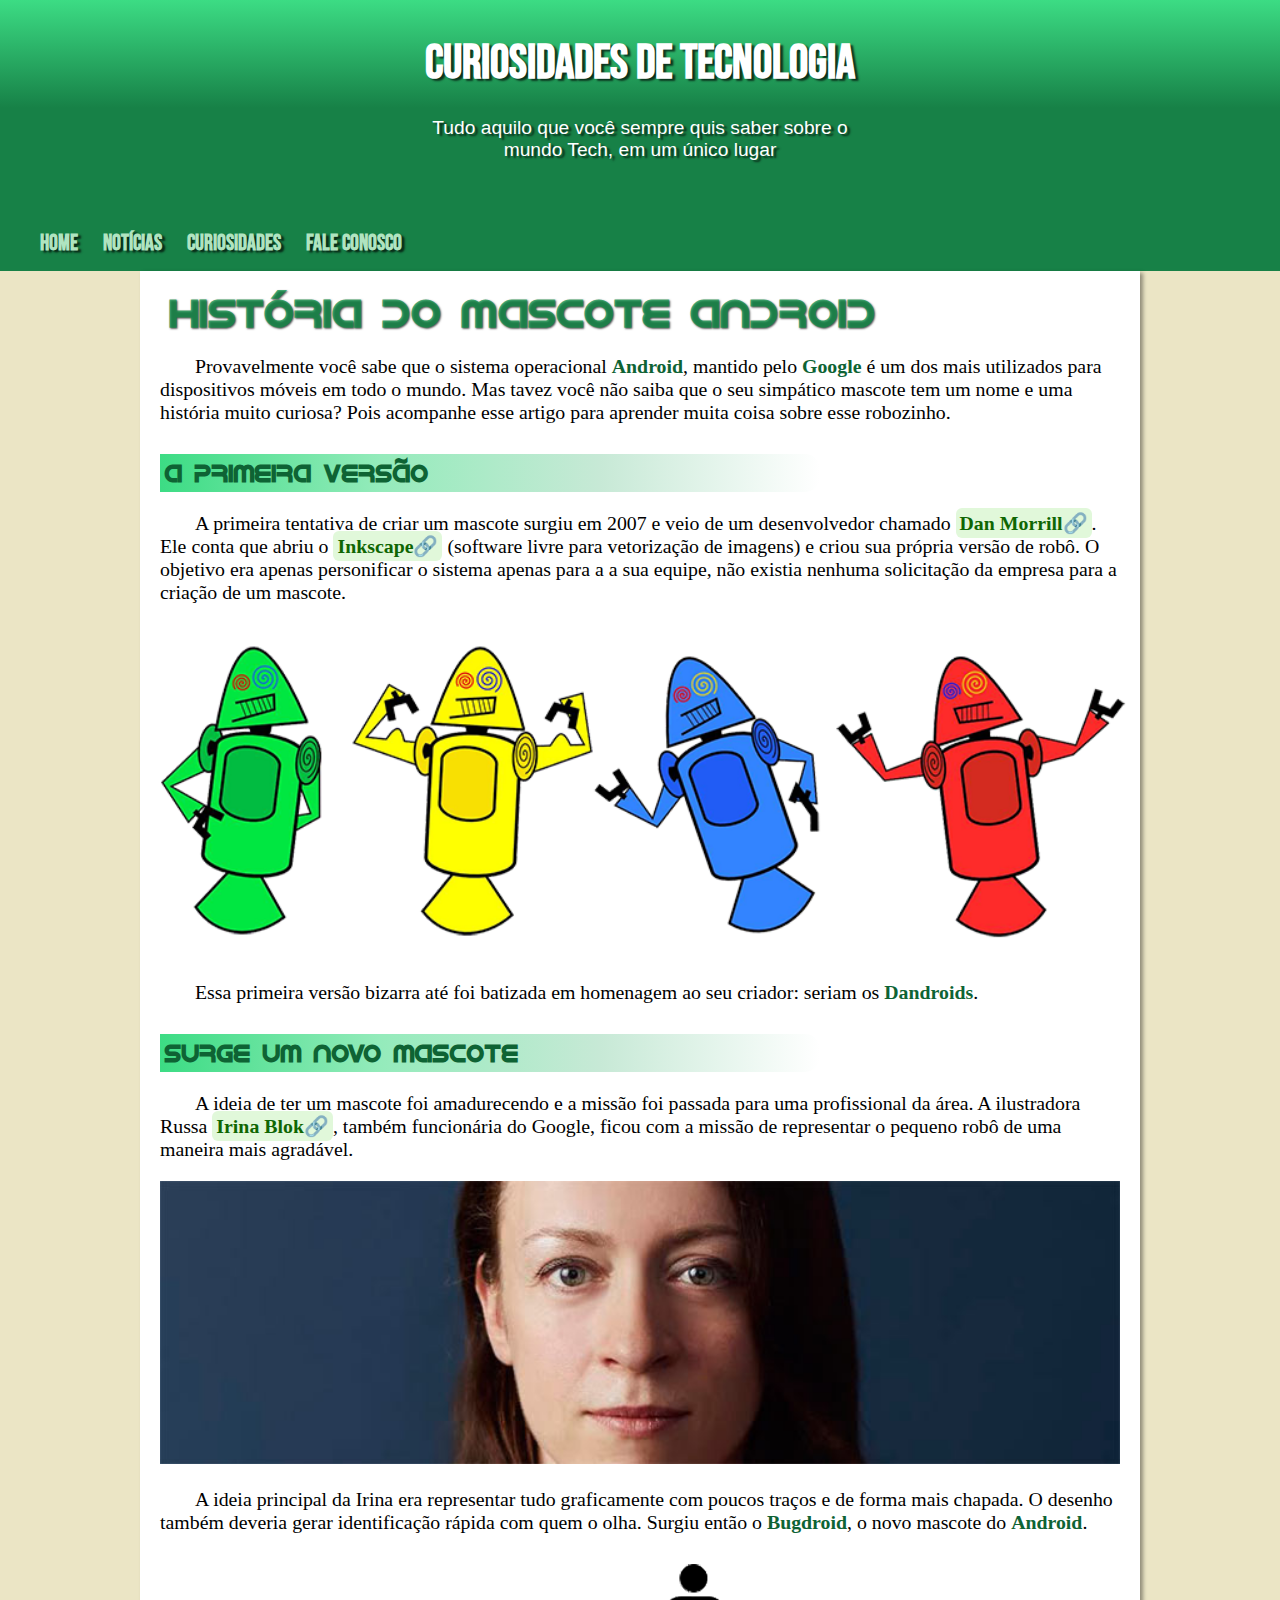
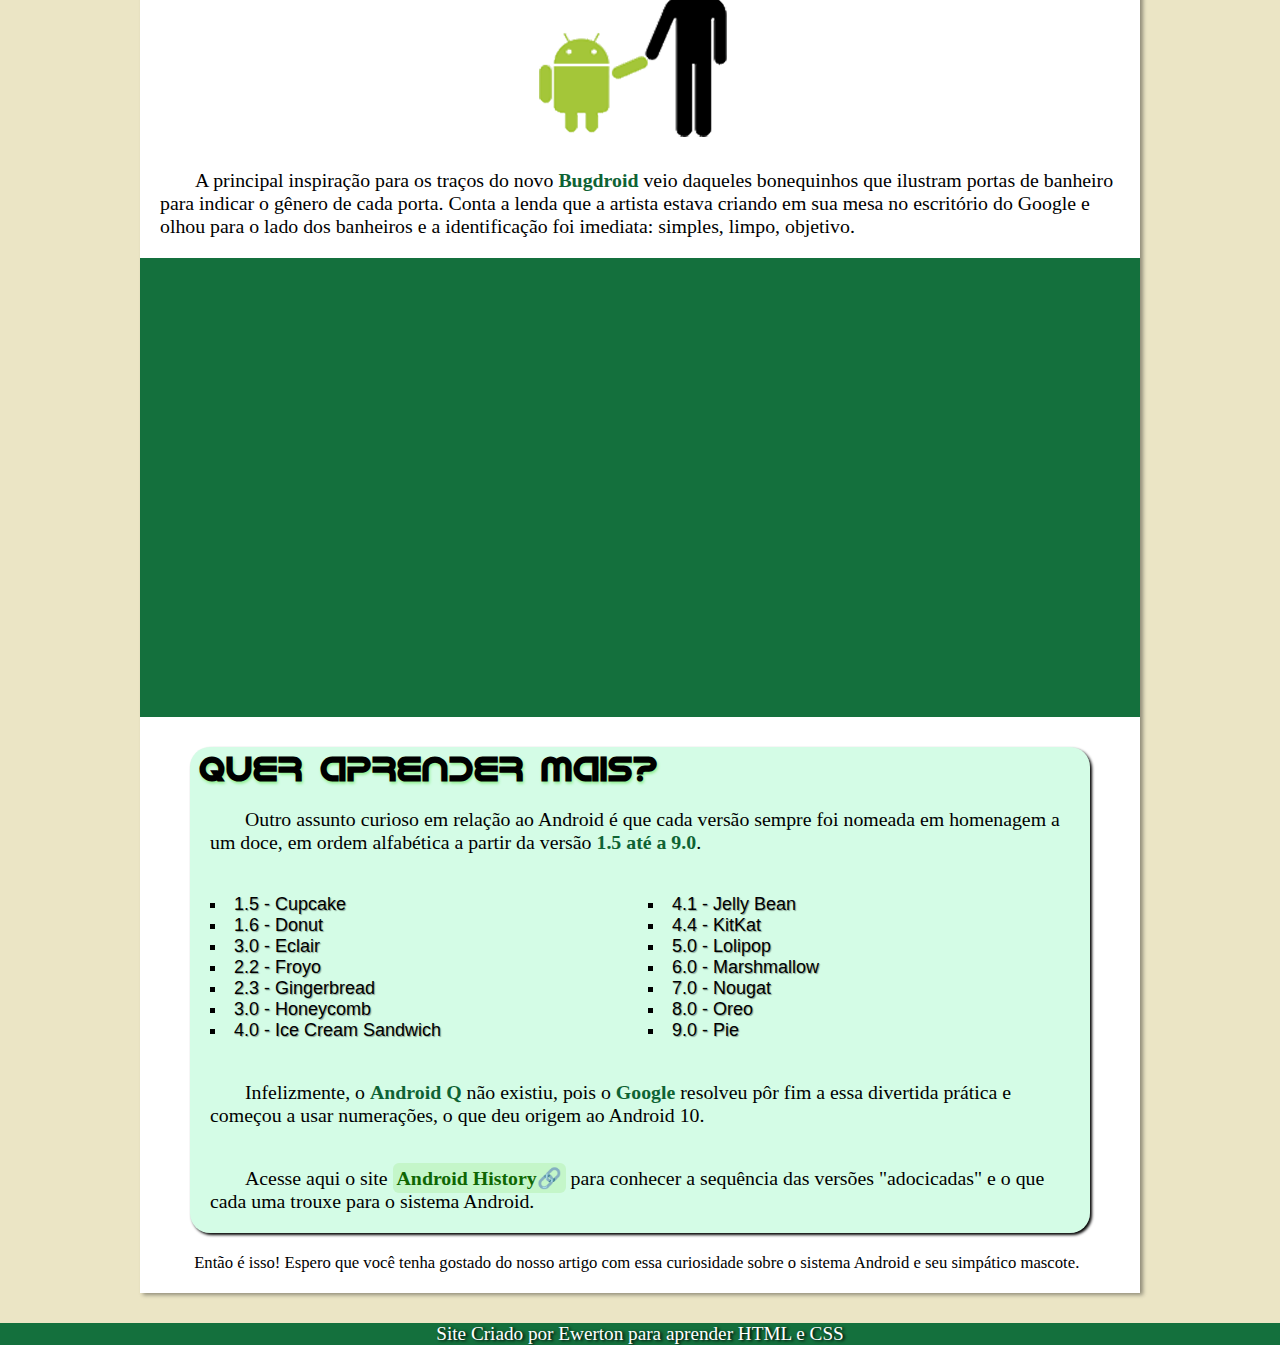
<file: Android/index.html>
<!DOCTYPE html>
<html lang="pt-br">
<head>
    <meta charset="UTF-8">
    <meta http-equiv="X-UA-Compatible" content="IE=edge">
    <meta name="viewport" content="width=device-width, initial-scale=1.0">
    <link rel="stylesheet" href="style.css">
    <link rel="shortcut icon" href="img/favicon.ico" type="image/x-icon">
    <title>| Mascote Android |</title>
</head>
<body>
    <header>
        <h1 class="titulo_princ">Curiosidades De Tecnologia</h1>
        <p>Tudo aquilo que você sempre quis saber sobre o mundo Tech, em um único lugar</p>
    </header>
    <nav>
        <a href="#">Home</a>
        <a href="#">Notícias</a>
        <a href="#">Curiosidades</a>
        <a href="#">Fale Conosco</a>
    </nav>

    <main>
        <article class="historia">
            <h1 id="titulo_destaque">História do Mascote Android</h1>
            <p><span class="space">&nbsp</span>Provavelmente você sabe que o sistema operacional <span class="destaque">Android</span>, mantido pelo <span class="destaque">Google</span> é um dos mais utilizados para dispositivos móveis em todo o mundo. Mas tavez você não saiba que o seu simpático mascote tem um nome e uma história muito curiosa? Pois acompanhe esse artigo para aprender muita coisa sobre esse robozinho.</p>
            <aside class="primeira_versao">
                <h2 class="sub-destaque">A Primeira Versão</h2>
                <p><span class="space">&nbsp</span>A primeira tentativa de criar um mascote surgiu em 2007 e veio de um desenvolvedor chamado <a href="https://androidcommunity.com/dan-morrill-shows-us-the-android-mascot-that-almost-was-20130103/" class="link" target="_blank">Dan Morrill</a>. Ele conta que abriu o <a href="https://inkscape.org/pt-br/" class="link" target="_blank">Inkscape</a> (software livre para vetorização de imagens) e criou sua própria versão de robô. O objetivo era apenas personificar o sistema apenas para a a sua equipe, não existia nenhuma solicitação da empresa para a criação de um mascote.</p>
                <picture class="dan-droid">
                    <source media="(min-width: 800px )" srcset="img/dan-droids.png">
                    <img src="img/dan-droids-pq.png" alt="Imagem do primeiro mascote android">
                </picture>
                <p><span class="space">&nbsp</span>Essa primeira versão bizarra até foi batizada em homenagem ao seu criador: seriam os <span class="destaque">Dandroids</span>.</p>
            </aside>

            <aside class="novo-mascote">
                <h2 class="sub-destaque">Surge Um Novo Mascote</h2>
                <p><span class="space">&nbsp</span>A ideia de ter um mascote foi amadurecendo e a missão foi passada para uma profissional da área. A ilustradora Russa <a href="https://www.irinablok.com/android" class="link" target="_blank">Irina Blok</a>, também funcionária do Google, ficou com a missão de representar o pequeno robô de uma maneira mais agradável.</p>
                <picture class="irina-blok">
                    <source media="(min-width: 805px)" srcset="img/irina-blok.jpg">
                    <img src="img/irina-blok-pq.jpg" alt="Imagem Da criadora do mascote android">
                </picture>
                <p><span class="space">&nbsp</span>A ideia principal da Irina era representar tudo graficamente com poucos traços e de forma mais chapada. O desenho também deveria gerar identificação rápida com quem o olha. Surgiu então o <span class="destaque">Bugdroid</span>, o novo mascote do <span class="destaque">Android</span>.</p>
                <picture><img src="img/bugdroid.png"  id="bugdroid"alt="mascote android"></picture>
                <p><span class="space">&nbsp</span>A principal inspiração para os traços do novo <span class="destaque">Bugdroid</span> veio daqueles bonequinhos que ilustram portas de banheiro para indicar o gênero de cada porta. Conta a lenda que a artista estava criando em sua mesa no escritório do Google e olhou para o lado dos banheiros e a identificação foi imediata: simples, limpo, objetivo.</p>
            </aside>
            
            <div class="video">
                <iframe width="560" height="415" src="https://www.youtube.com/embed/l2UDgpLz20M" title="YouTube video player" frameborder="0" allow="accelerometer; autoplay; clipboard-write; encrypted-media; gyroscope; picture-in-picture" allowfullscreen></iframe>
            </div>
        
        </article>

        <section class="aprender">
            <h1>Quer Aprender Mais?</h1>
            <p><span class="space">&nbsp</span>Outro assunto curioso em relação ao Android é que cada versão sempre foi nomeada em homenagem a um doce, em ordem alfabética a partir da versão <span class="destaque">1.5 até a 9.0</span>.</p>

            <ul>
                <li>1.5 - Cupcake</li>
                <li>1.6 - Donut</li>
                <li>3.0 - Eclair</li>
                <li>2.2 - Froyo</li>
                <li>2.3 - Gingerbread</li>                                                                                       
                <li>3.0 - Honeycomb</li>
                <li>4.0 - Ice Cream Sandwich</li>
                <li>4.1 - Jelly Bean</li>                                                                               
                <li>4.4 - KitKat</li>
                <li>5.0 - Lolipop</li>
                <li>6.0 - Marshmallow</li>
                <li>7.0 - Nougat</li>
                <li>8.0 - Oreo</li>
                <li>9.0 - Pie</li>
            </ul> 

            <p><span class="space">&nbsp</span>Infelizmente, o <span class="destaque">Android Q</span> não existiu, pois o <span class="destaque">Google</span> resolveu pôr fim a essa divertida prática e começou a usar numerações, o que deu origem ao Android 10.</p>

            <p><span class="space">&nbsp</span>Acesse aqui o site <a href="https://www.android.com/intl/en_uk/history/#/donut" class="link" target="_blank">Android History</a> para conhecer a sequência das versões "adocicadas" e o que cada uma trouxe para o sistema Android.</p>
        </section>

        <p id="last_text"><span class="space">&nbsp</span>Então é isso! Espero que você tenha gostado do nosso artigo com essa curiosidade sobre o sistema Android e seu simpático mascote.</p>
    </main>                                                                    

    <footer>
        <p>Site Criado por Ewerton para aprender HTML e CSS</p>
    </footer>
    
</body>
</html>
</file>
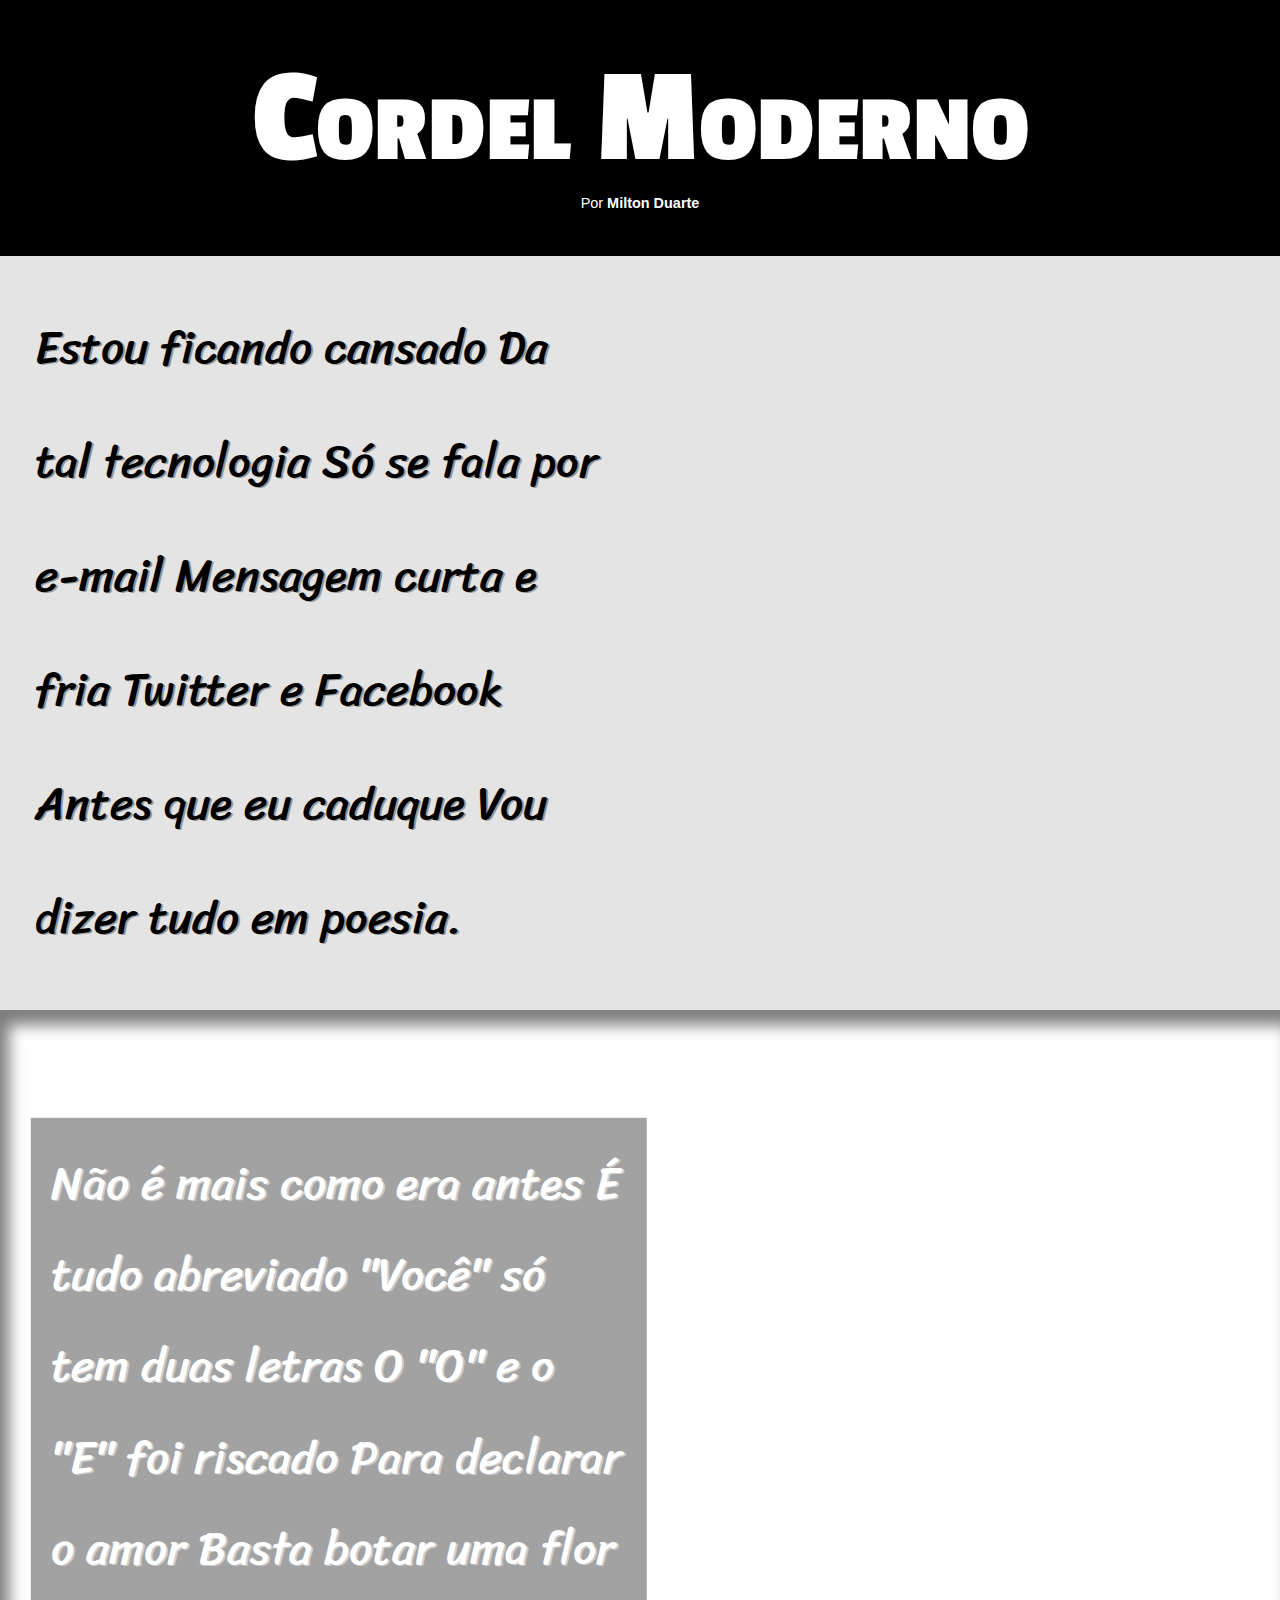
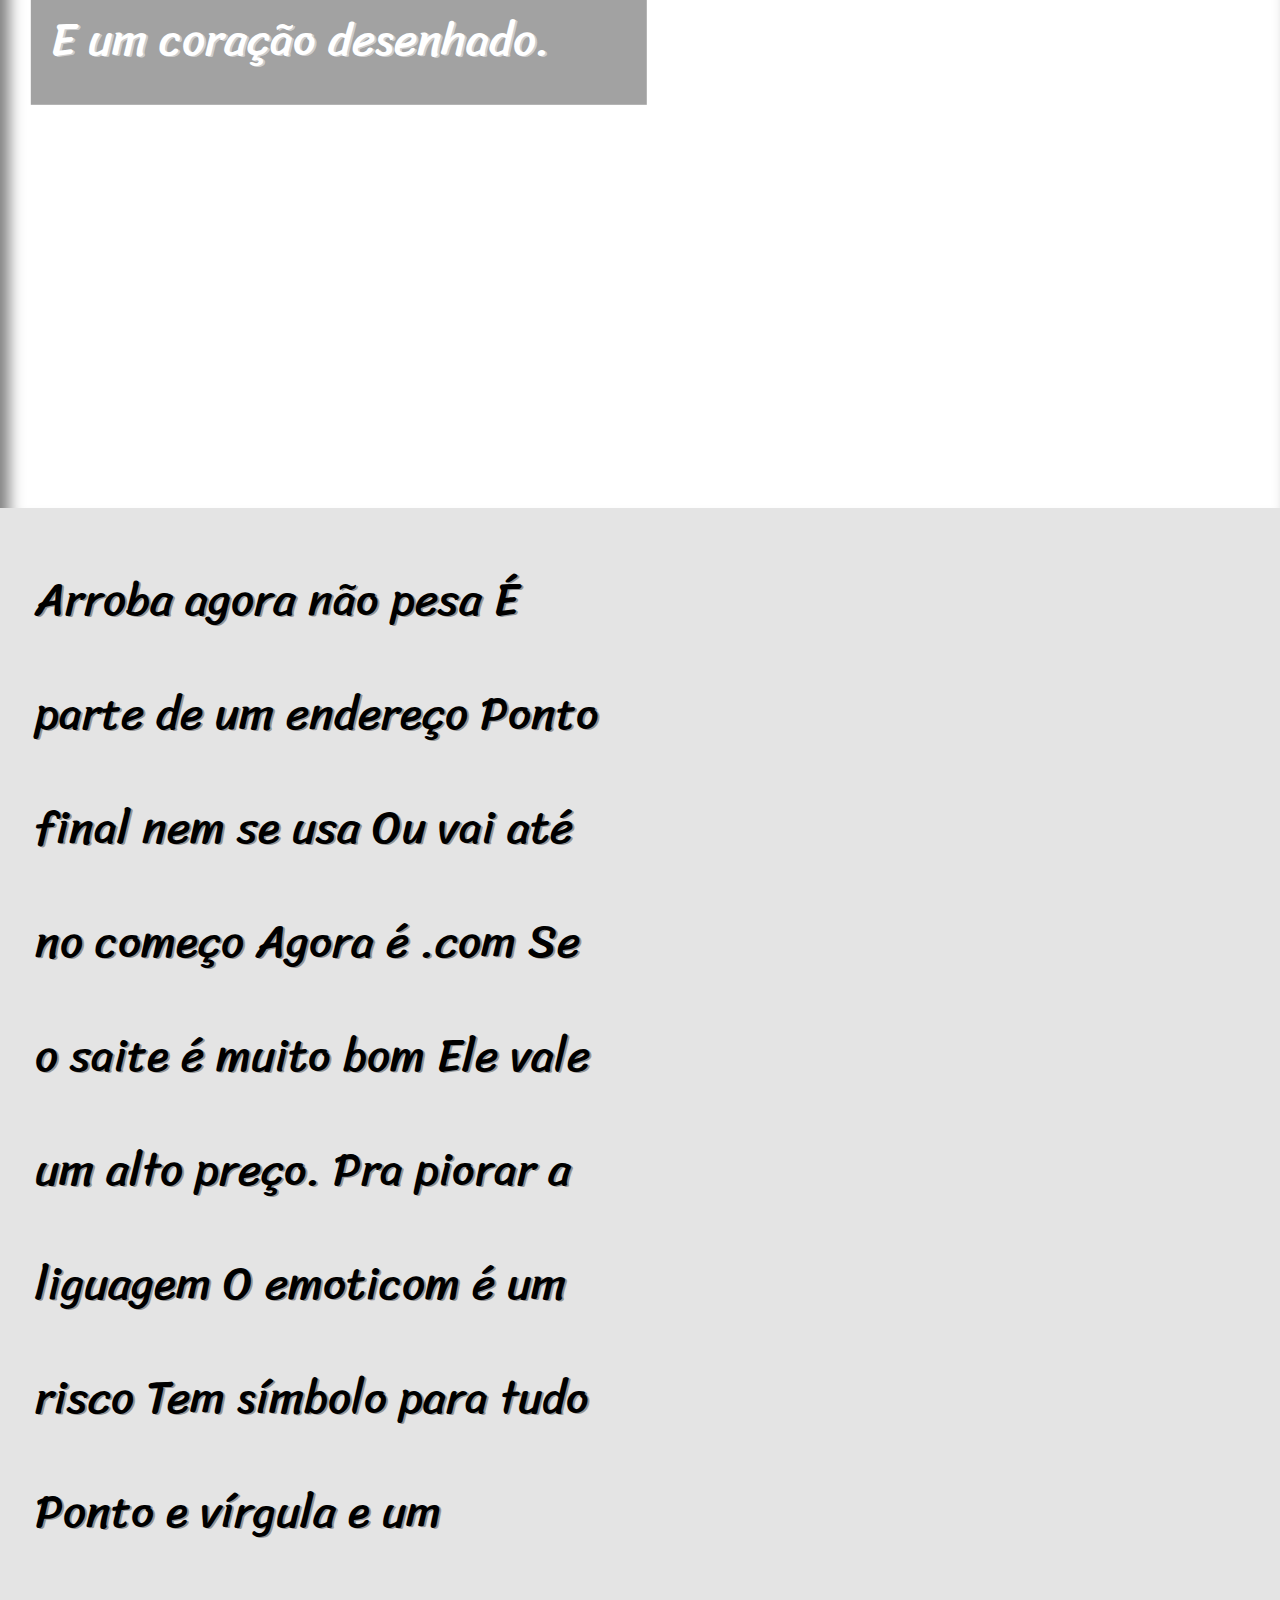
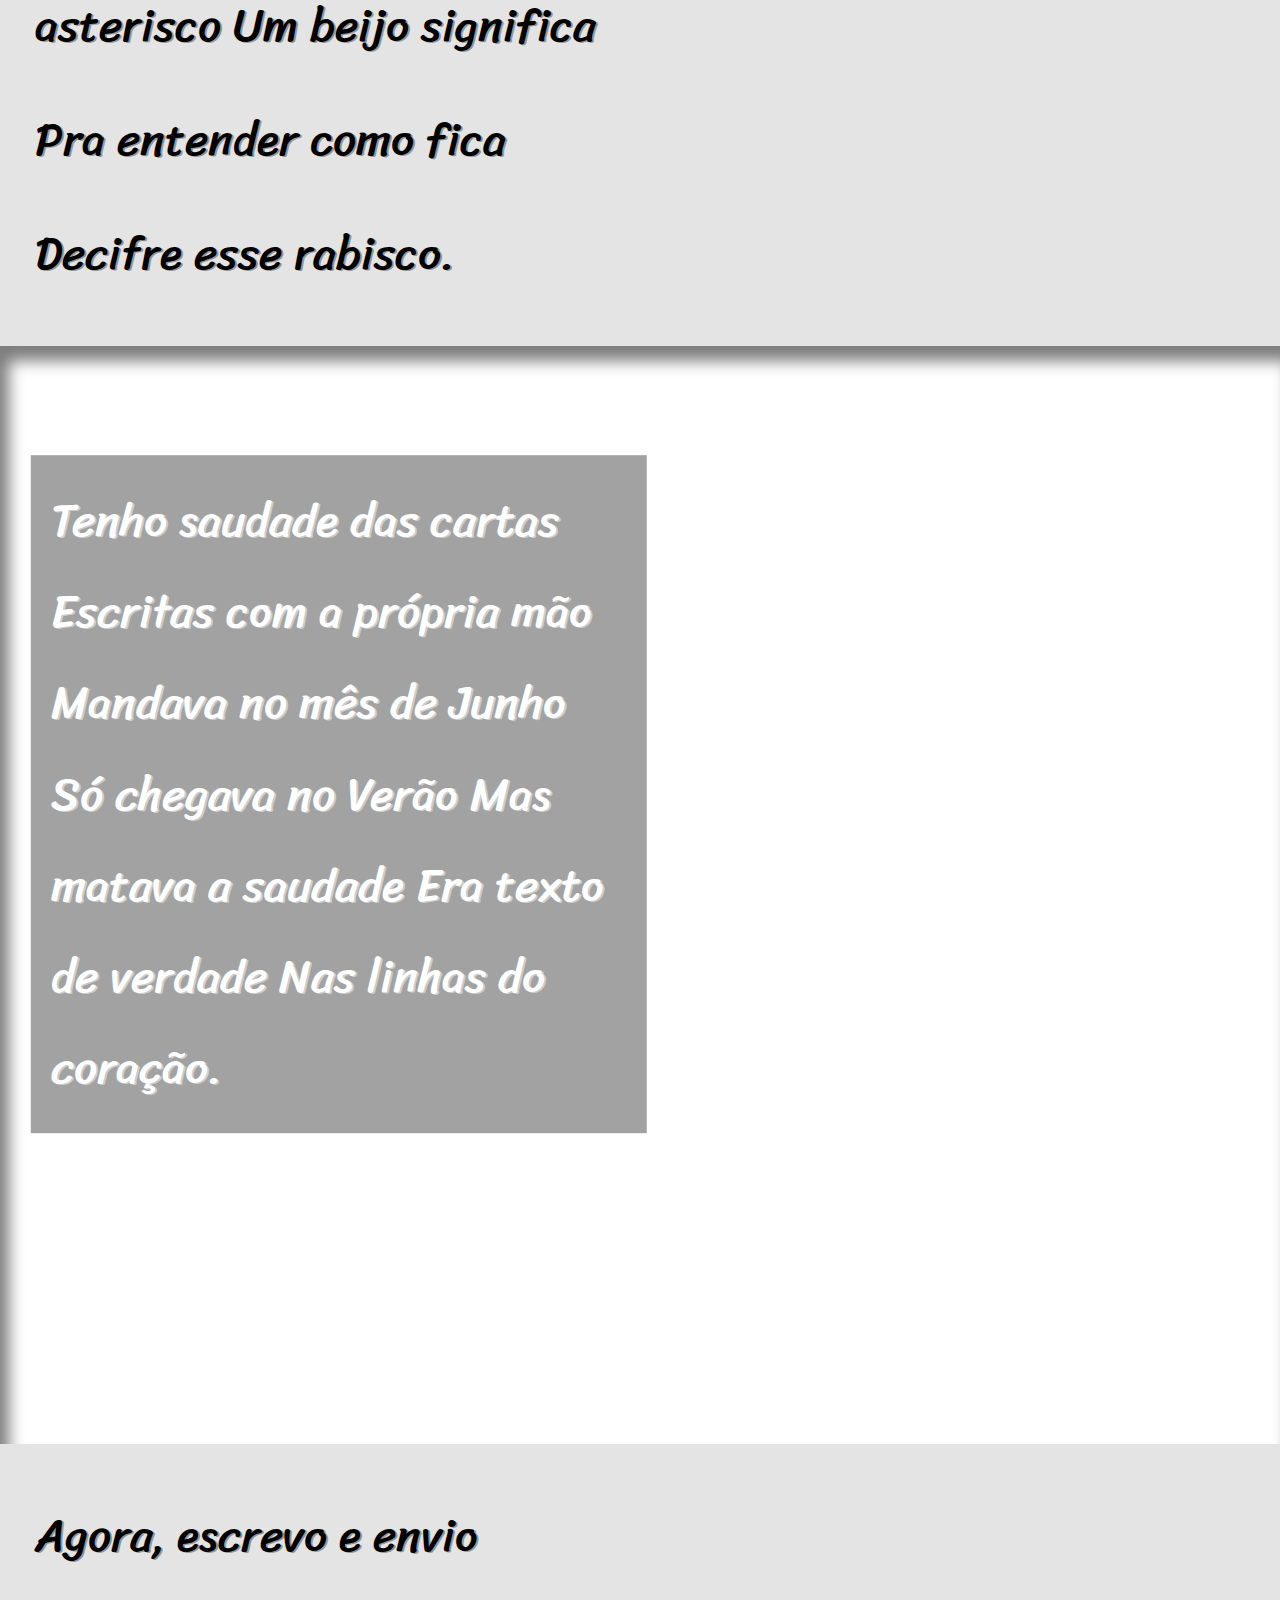
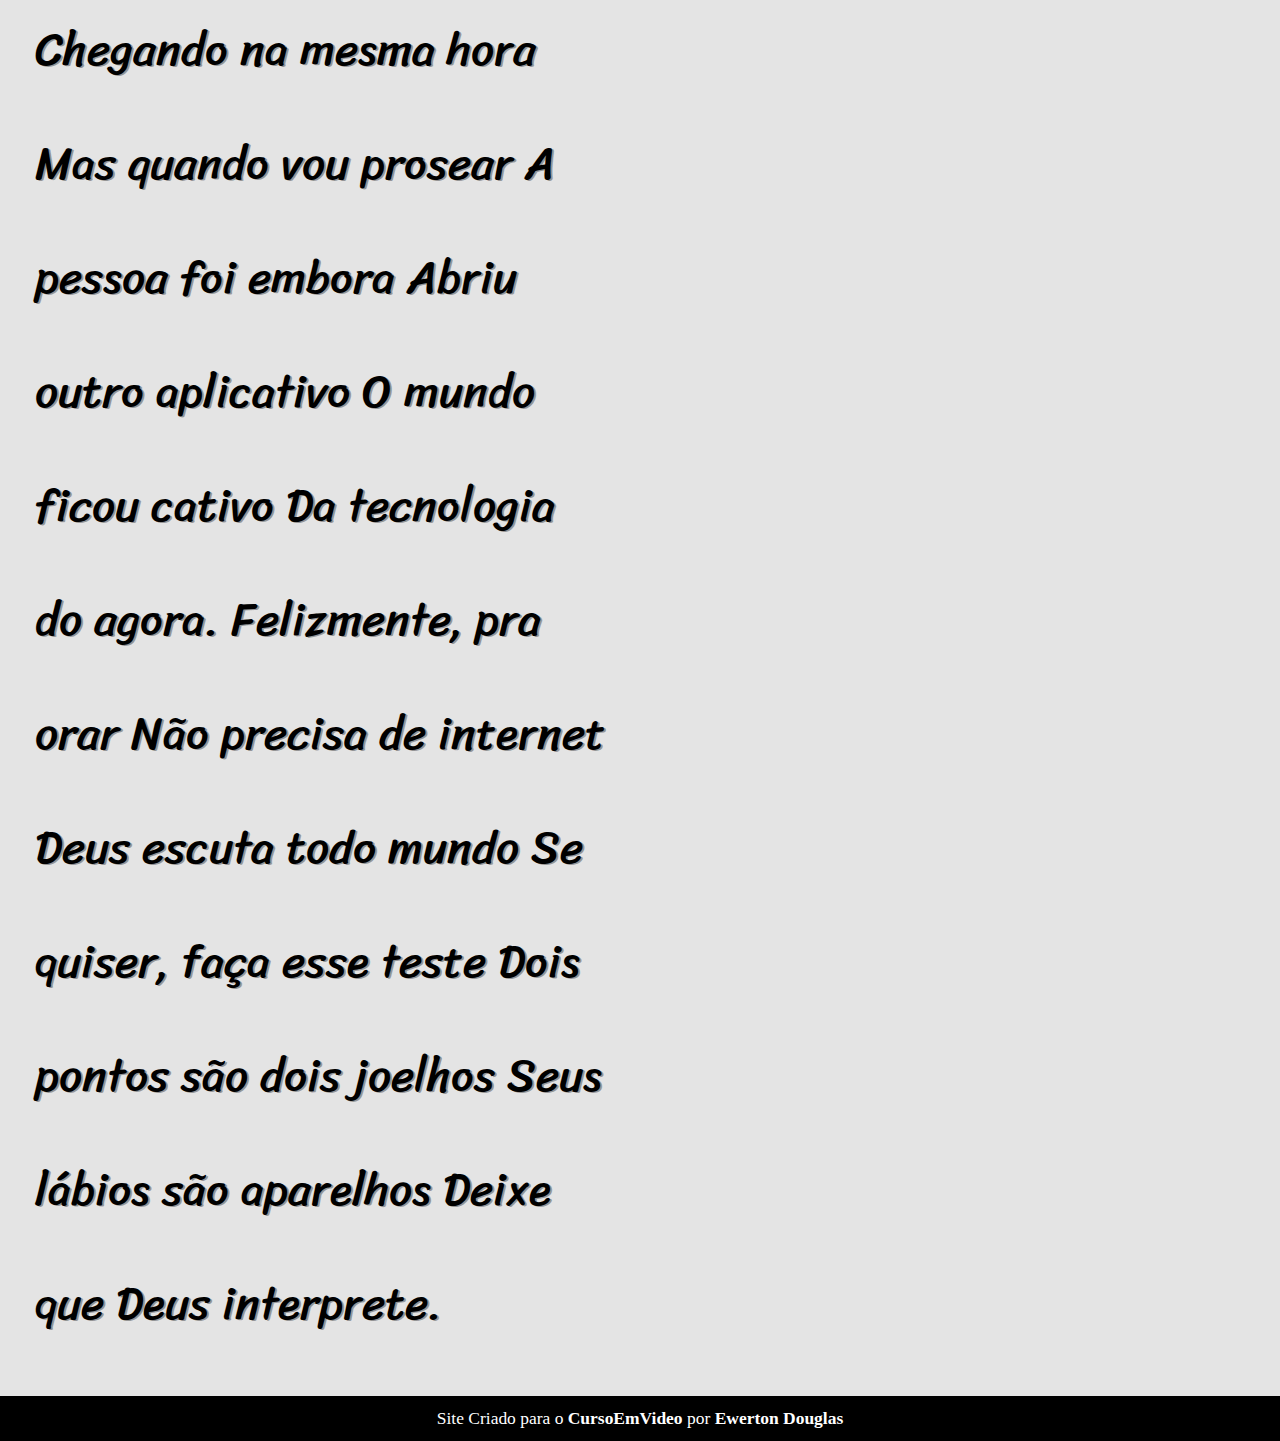
<file: Cordel/index.html>
<!DOCTYPE html>
<html lang="en">
<head>
    <meta charset="UTF-8">
    <meta http-equiv="X-UA-Compatible" content="IE=edge">
    <meta name="viewport" content="width=device-width, initial-scale=1.0">
    <link rel="stylesheet" href="style.css">
    <link rel="shortcut icon" href="img/favicon.ico" type="image/x-icon">
    <title>Modernidade</title>
</head>
<body>
    <header>
        <h1 id="titulo">Cordel Moderno</h1>
        <p>Por <a href="https://www.recantodasletras.com.br/poesias/3186743" id="autor">Milton Duarte</a></p>
    </header>

    <main>

        <section class="sem-fundo">
            <p>
                Estou ficando cansado
                Da tal tecnologia
                Só se fala por e-mail
                Mensagem curta e fria
                Twitter e Facebook
                Antes que eu caduque
                Vou dizer tudo em poesia.
            </p>
        </section>

        <section class="paralax" id="paralax-flor">
            <p>
                Não é mais como era antes
                É tudo abreviado
                "Você" só tem duas letras
                O "O" e o "E" foi riscado
                Para declarar o amor
                Basta botar uma flor
                E um coração desenhado.
            </p>
        </section>

        <section class="sem-fundo">
            <p>
                Arroba agora não pesa
                É parte de um endereço
                Ponto final nem se usa
                Ou vai até no começo
                Agora é .com
                Se o saite é muito bom
                Ele vale um alto preço.
                
                Pra piorar a liguagem
                O emoticom é um risco
                Tem símbolo para tudo
                Ponto e vírgula e um asterisco
                Um beijo significa
                Pra entender como fica
                Decifre esse rabisco.
            </p>
        </section>

        <section class="paralax" id="paralax-papel">
            <p>Tenho saudade das cartas
                Escritas com a própria mão
                Mandava no mês de Junho
                Só chegava no Verão
                Mas matava a saudade
                Era texto de verdade
                Nas linhas do coração.</p>
        </section>

        <section class="sem-fundo">
            <p>
                Agora, escrevo e envio
                Chegando na mesma hora
                Mas quando vou prosear
                A pessoa foi embora
                Abriu outro aplicativo
                O mundo ficou cativo
                Da tecnologia do agora.
                
                Felizmente, pra orar
                Não precisa de internet
                Deus escuta todo mundo
                Se quiser, faça esse teste
                Dois pontos são dois joelhos
                Seus lábios são aparelhos
                Deixe que Deus interprete.
            </p>
        </section>
    </main>
    
    <footer>
        <p>Site Criado para o <a href="https://www.cursoemvideo.com/">CursoEmVideo</a> por <a href="
            https://github.com/Ewerton082">Ewerton Douglas</a></p>
    </footer>
</body>
</html>
</file>
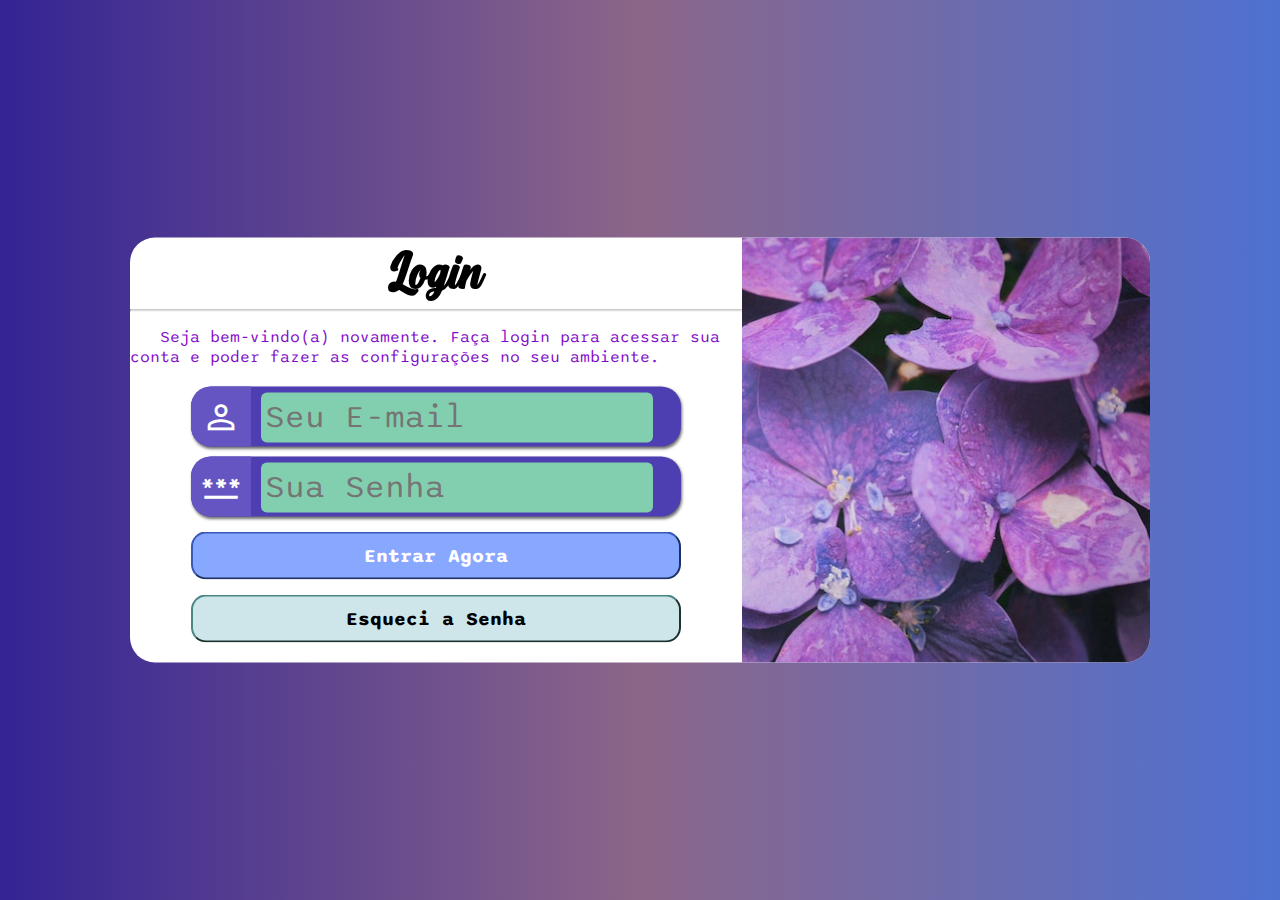
<file: login-screen/index.html>
<!DOCTYPE html>
<html lang="pt-br">
<head>
    <meta charset="UTF-8">
    <meta http-equiv="X-UA-Compatible" content="IE=edge">
    <meta name="viewport" content="width=device-width, initial-scale=1.0">
    <link rel="stylesheet" href="styles/style.css" media="all">
    <link rel="stylesheet" href="styles/tablet.css" media="screen and (min-width: 768px) and (max-width:1024px)">
    <link rel="stylesheet" href="styles/computadores.css" media="screen and (min-width: 1025px)">
    <link rel="stylesheet" href="https://fonts.googleapis.com/css2?family=Material+Symbols+Outlined:opsz,wght,FILL,GRAD@48,400,1,0" />
    <link rel="shortcut icon" href="imgs/favicon.ico" type="image/x-icon">
    <title>Logue Aqui</title>
</head>
<body>
    <main class="cartão">

        
        <div class="img">
            
        </div>

        <section class="formulario">

            <h1>Login</h1>
            <hr>
            <p>Seja bem-vindo(a) novamente. Faça login para acessar sua conta e poder fazer as configurações no seu ambiente.</p>

            <form action="entrar.php" method="post">
                <div class="entrada">
                    <span class="material-symbols-outlined">person</span>
                    <input type="email" placeholder="Seu E-mail" id="email" name="nemail" autocomplete="email" required>
                </div>

                <div class="entrada">
                    <span class="material-symbols-outlined">password</span>
                    <input type="password" minlength="8" maxlength="20" placeholder="Sua Senha" id="senha" name="nsenha" autocomplete="current-password" required>
                </div>

                <input type="submit" id="enviar" class="comandos" name="nenviar" value="Entrar Agora">

                <input type="button"  id="esqueci" class="comandos" value="Esqueci a Senha">
            </form>

        </section>

    </main> 
</body>
</html>
</file>
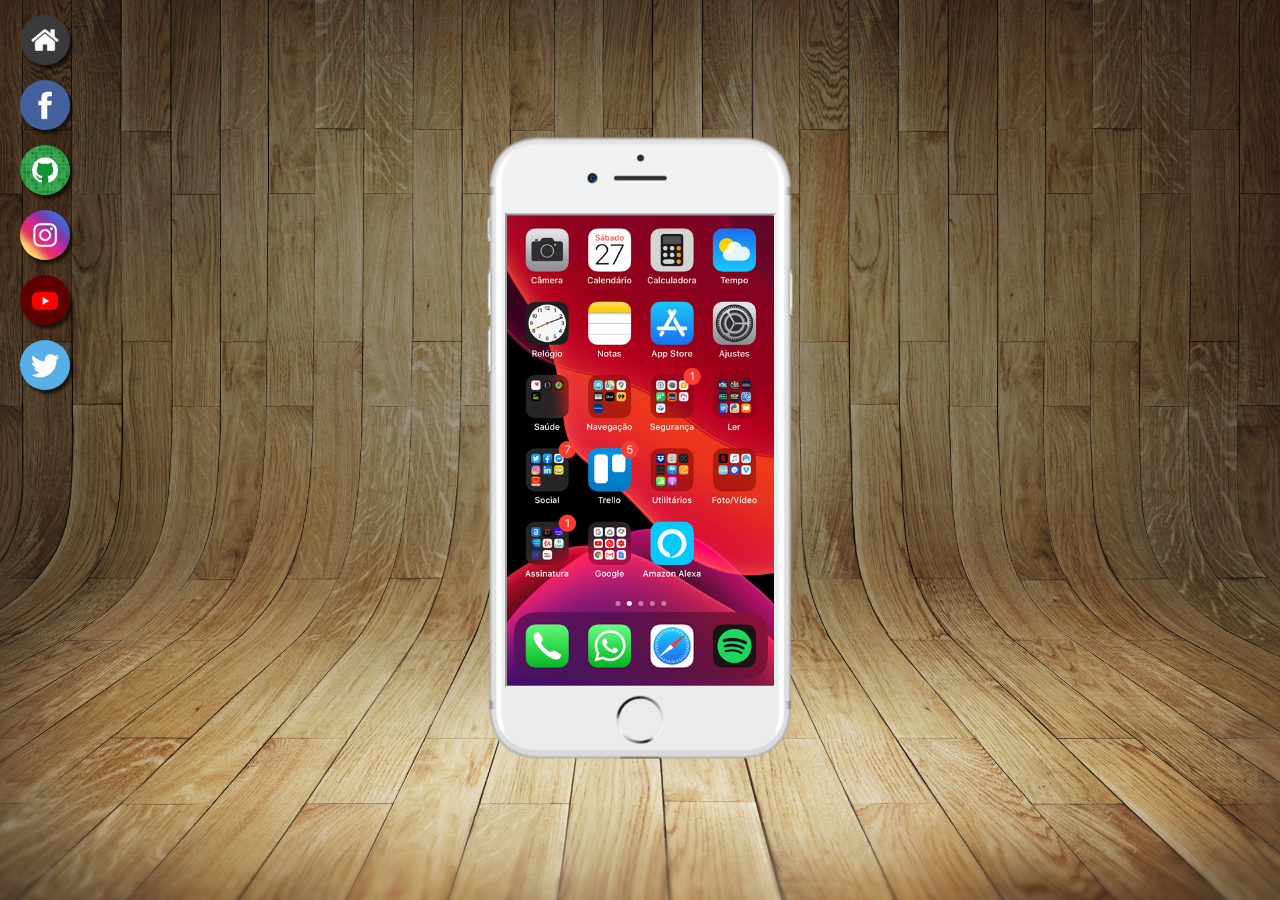
<file: redes-sociais/index.html>
<!DOCTYPE html>
<html lang="en">
<head>
    <meta charset="UTF-8">
    <meta http-equiv="X-UA-Compatible" content="IE=edge">
    <meta name="viewport" content="width=device-width, initial-scale=1.0">
    <link rel="stylesheet" href="estilos/style.css">
    <link rel="shortcut icon" href="imagens/favicon.ico" type="image/x-icon">
    <title>Redes Guanabára</title>
</head>
<body>

    <main>

        <section id="telefone">

            <img src="imagens/frame-iphone.png" alt="Smartphone">
            <iframe src="telas/home.html" frameborder="1" name="celular" id="celular" sandbox="allow-same-origin allow-scripts  allow-popups-to-escape-sandbox"></iframe>

        </section>

        <nav id="navegacao">

            <a href="telas/home.html" target="celular"><img src="imagens/logo-home.jpg" alt="Imagens de uma casa em desenho"> <h1>Home</h1> </a>

            <a href="telas/facebook.html" target="celular"><img src="imagens/logo-facebook.jpg" alt="Logo do facebook"> <h1>Facebook</h1></a>

            <a href="telas/github.html" target="celular"><img src="imagens/logo-github.jpg" alt="Logo do github com fundo verde"> <h1>Github</h1></a>

            <a href="telas/instagram.html" target="celular"><img src="imagens/logo-instagram.jpg" alt="Logo do instagram"> <h1>instagram</h1></a>

            <a href="telas/youtube.html" target="celular"><img src="imagens/logo-youtube.jpg" alt="Logo do Youtube"> <h1>Youtube</h1></a>

            <a href="telas/twitter.html" target="celular"><img src="imagens/logo-twitter.jpg" alt="Logo do twitter"> <h1>Twitter</h1></a>

        </nav>

    </main>

</body>
</html>
</file>
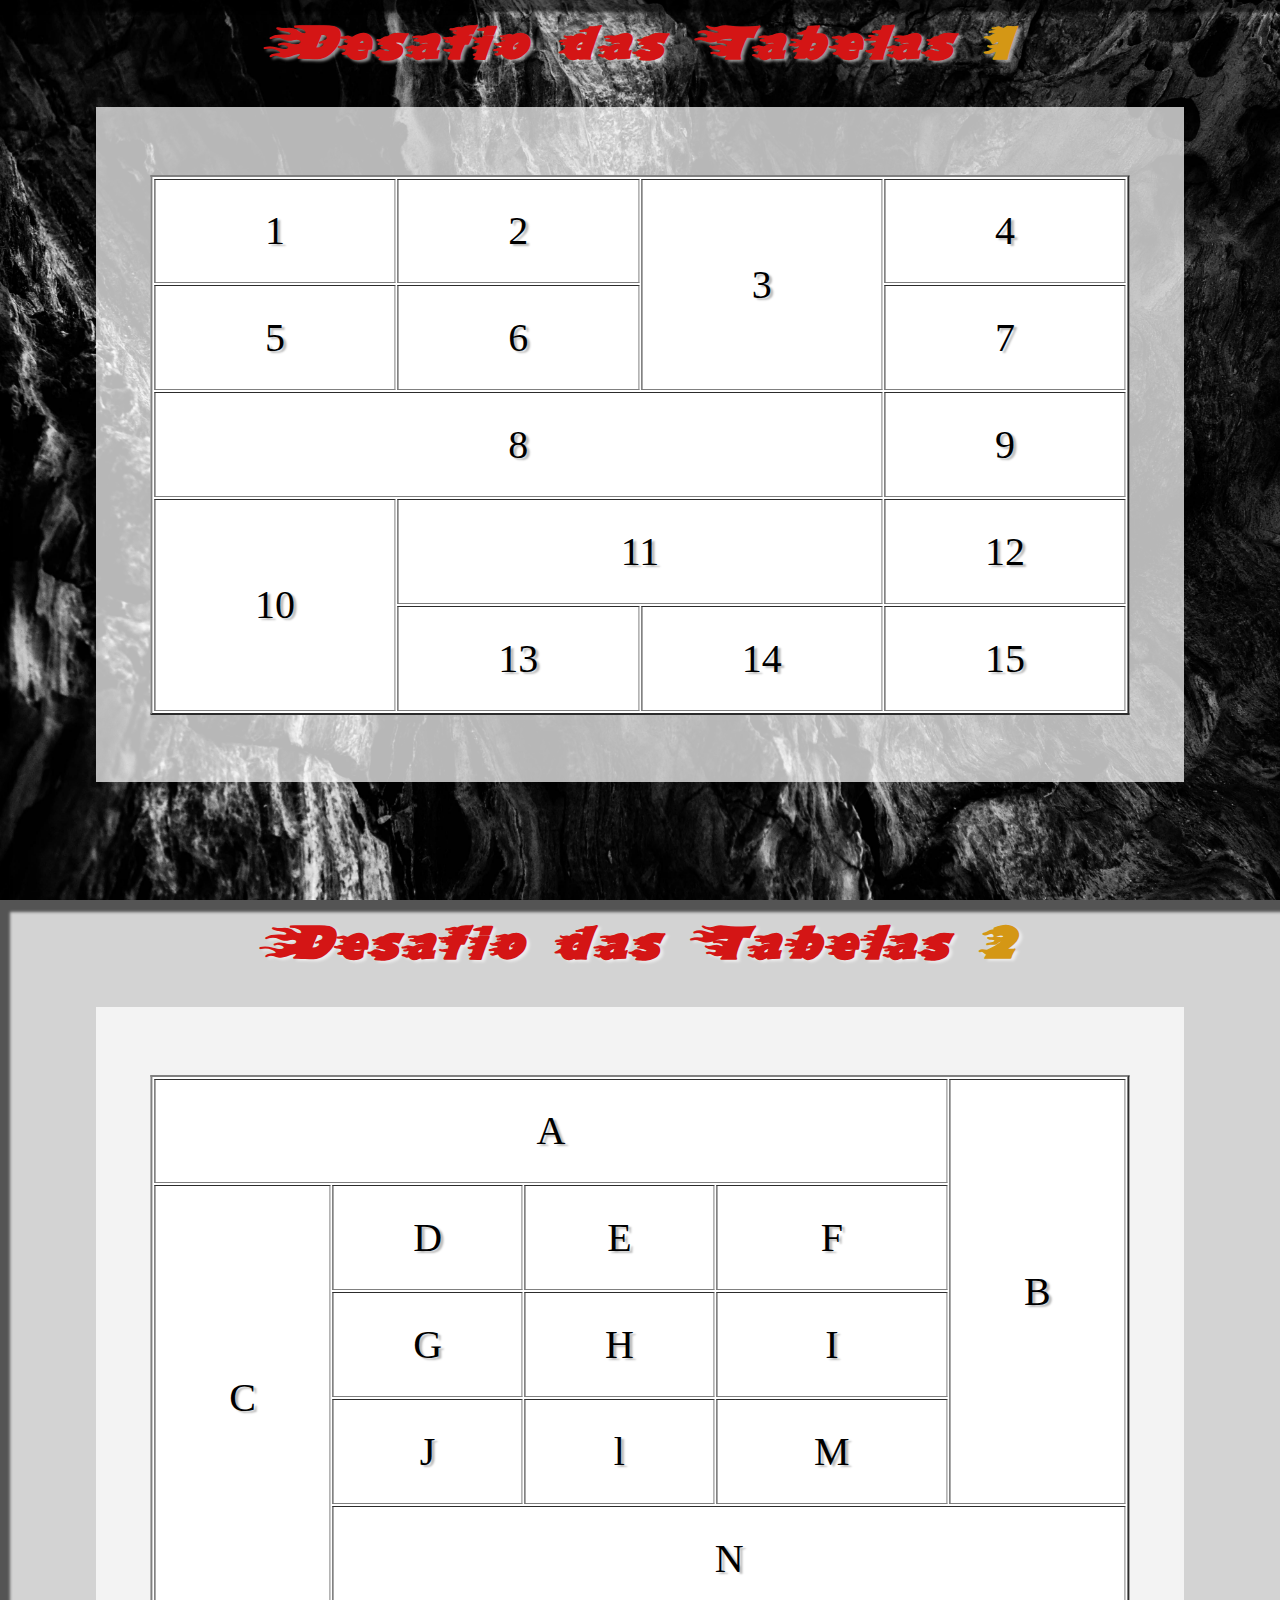
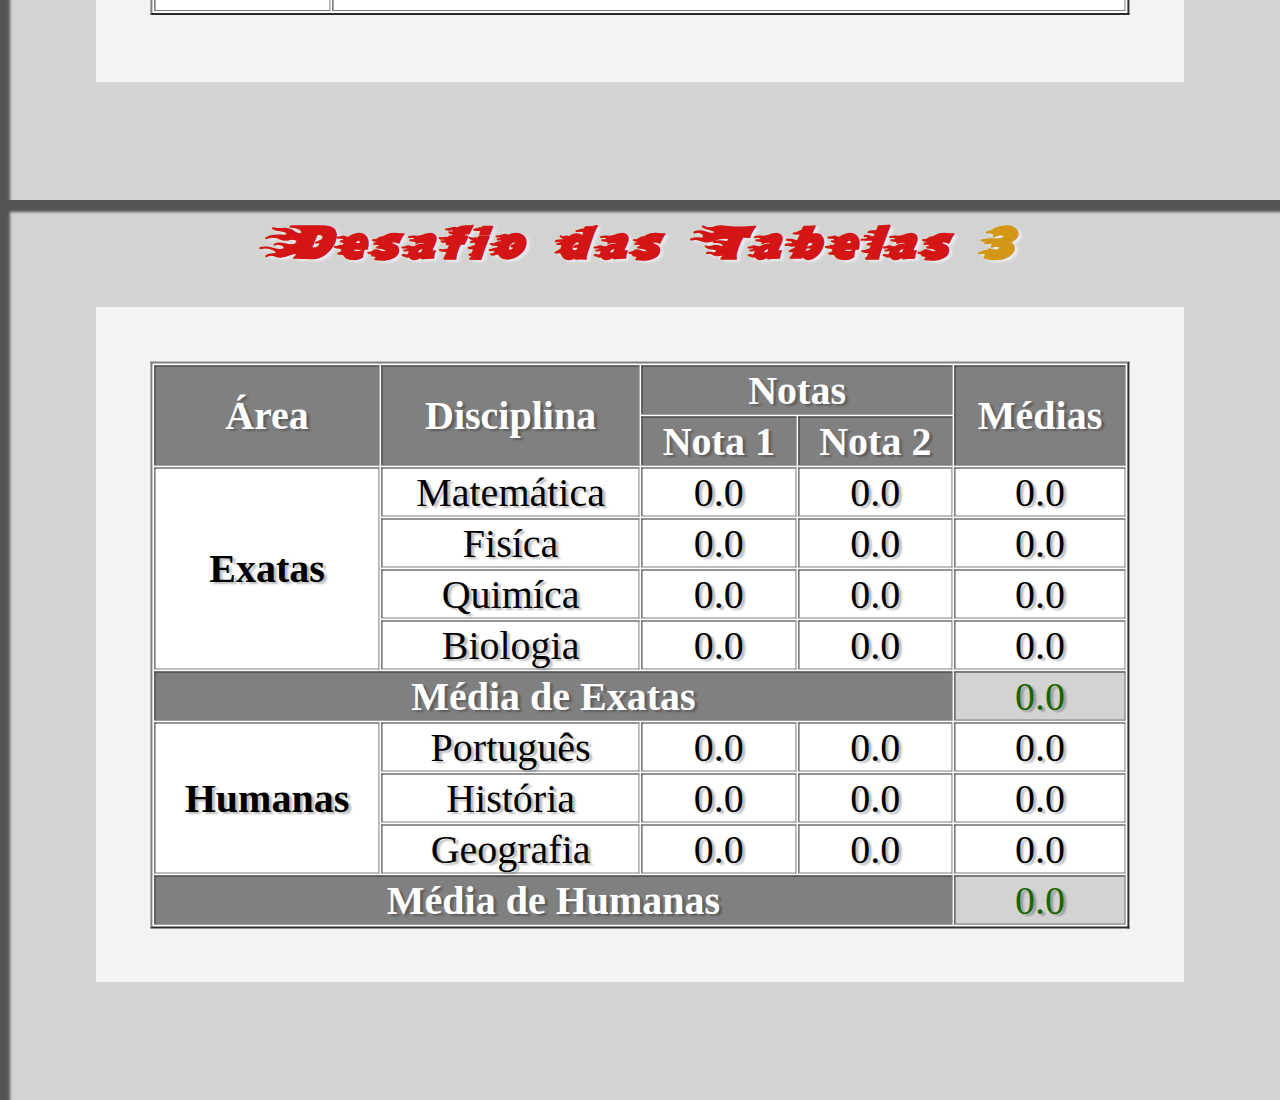
<file: Tabelas/index.html>
<!DOCTYPE html>
<html lang="en">
<head>
    <meta charset="UTF-8">
    <meta http-equiv="X-UA-Compatible" content="IE=edge">
    <meta name="viewport" content="width=device-width, initial-scale=1.0">
    <link rel="stylesheet" href="style.css">
    <link rel="shortcut icon" href="img/favicon.ico" type="image/x-icon">
    <title>Tabelão</title>
</head>
<body>
    <div class="foto" id="pedra">
        <h1 class="title">Desafio das Tabelas <span class="number">1</span></h1>

        <section class="tabelas">
            <table border="2">

                <tr>
                    <td>1</td>
                    <td>2</td>
                    <td rowspan="2">3</td>
                    <td>4</td>
                </tr>

                <tr>
                    <td>5</td>
                    <td>6</td>
                    <td>7</td>
                </tr>

                <tr>
                    <td colspan="3">8</td>
                    <td>9</td>
                </tr>

                <tr>
                    <td rowspan="2">10</td>
                    <td colspan="2">11</td>
                    <td>12</td>
                </tr>

                <tr>
                    <td>13</td>
                    <td>14</td>
                    <td>15</td>
                </tr>
            </table>
        </section>
    </div>

    <div class="foto" id="angulos">

        <h1 class="title">Desafio das Tabelas <span class="number">2</span></h1>

        <section class="tabelas">
            <table border="2">
                <tr>
                    <td colspan="4">A</td>
                    <td rowspan="4">B</td>
                </tr>

                <tr>
                    <td rowspan="4">C</td>
                    <td>D</td>
                    <td>E</td>
                    <td>F</td>
                </tr>

                <tr>
                    <td>G</td>
                    <td>H</td>
                    <td>I</td>
                </tr>

                <tr>
                    <td>J</td>
                    <td>l</td>
                    <td>M</td>
                </tr>

                <tr>
                    <td colspan="4">N</td>
                </tr>
            </table>
        </section>
    </div>

    <div class="foto" id="som">
        <h1 class="title">Desafio das Tabelas <span class="number">3</span></h1>

        <section class="tabelas">
            <table border="2" id="diferentona">
                <thead>
                    <tr>
                        <th rowspan="2" scope="col">Área</th>
                        <th rowspan="2" scope="col">Disciplina</th>
                        <th colspan="2" scope="colgroup">Notas</th>
                        <th rowspan="2" scope="col">Médias</th>
                    </tr>

                    <tr>
                        <th scope="col">Nota 1</th>
                        <th scope="col">Nota 2</th>
                    </tr>
                </thead>

                <tbody class="Exatas">
                    <tr>
                        <th rowspan="4" scope="rowgroup">Exatas</th>
                        <td>Matemática</td>
                        <td>0.0</td>
                        <td>0.0</td>
                        <td>0.0</td>
                    </tr>

                    <tr>
                        <td>Fisíca</td>
                        <td>0.0</td>
                        <td>0.0</td>
                        <td>0.0</td>
                    </tr>

                    <tr>
                        <td>Quimíca</td>
                        <td>0.0</td>
                        <td>0.0</td>
                        <td>0.0</td>
                    </tr>

                    <tr>
                        <td>Biologia</td>
                        <td>0.0</td>
                        <td>0.0</td>
                        <td>0.0</td>
                    </tr>

                    <tr class="media">
                        <th colspan="4" scope="row">Média de Exatas</th>
                        <td class="valor">0.0</td>
                    </tr>
                </tbody>

                <tbody class="humanas">
                    <tr>
                        <th rowspan="3" scope="rowgroup">Humanas</th>
                        <td>Português</td>
                        <td>0.0</td>
                        <td>0.0</td>
                        <td>0.0</td>
                    </tr>

                    <tr>
                        <td>História</td>
                        <td>0.0</td>
                        <td>0.0</td>
                        <td>0.0</td>
                    </tr>

                    <tr>
                        <td>Geografia</td>
                        <td>0.0</td>
                        <td>0.0</td>
                        <td>0.0</td>
                    </tr>

                    <tr class="media">
                        <th colspan="4" scope="row">Média de Humanas</th>
                        <td class="valor">0.0</td>
                    </tr>
                </tbody>
            </table>
        </section>
    </div>
    
</body>
</html>
</file>
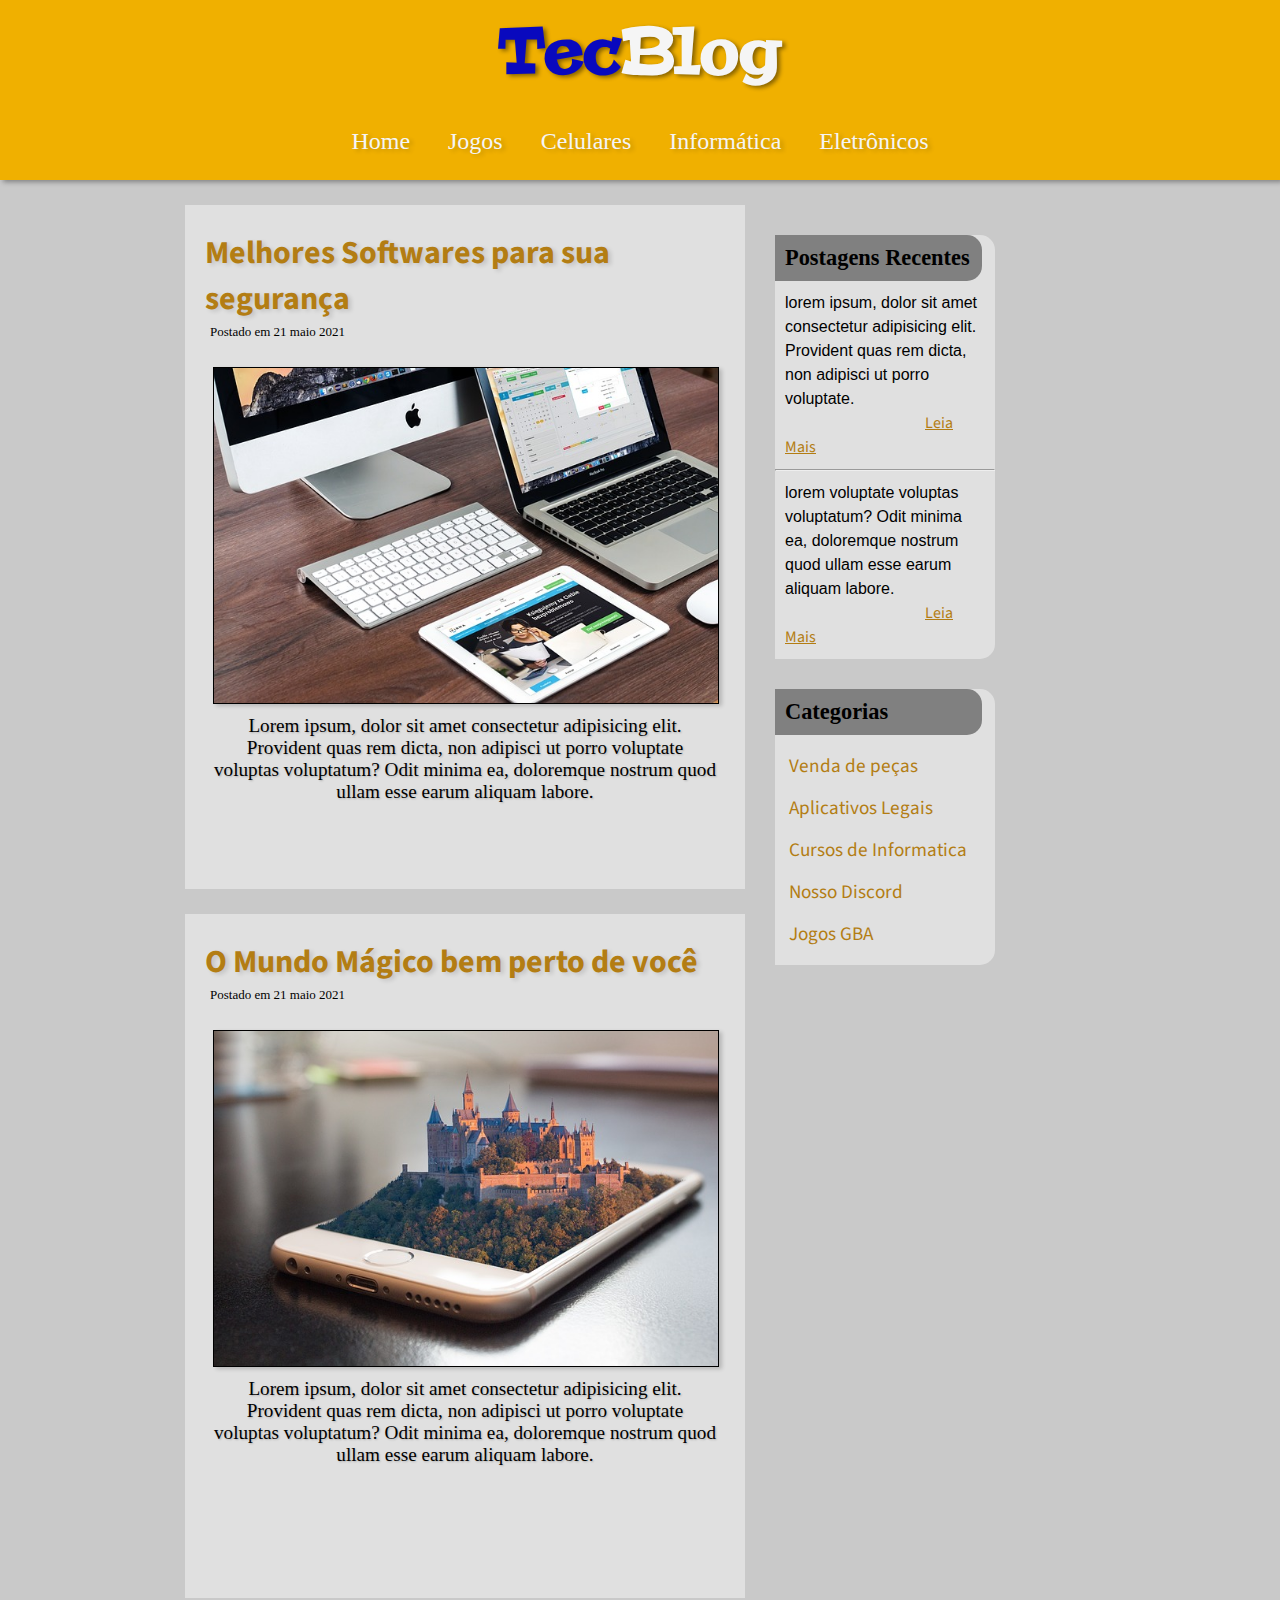
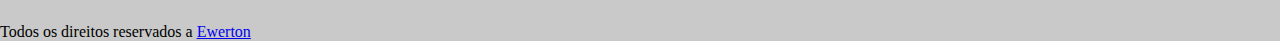
<file: TecBlog/index.html>
<!DOCTYPE html>
<html lang="pt-BR">
<head>
    <meta charset="UTF-8">
    <meta http-equiv="X-UA-Compatible" content="IE=edge">
    <meta name="viewport" content="width=device-width, initial-scale=1.0">
    <title>TecBlog | notícias de tecnologia</title>
    <link rel="stylesheet" href="style.css">
    <link rel="shortcut icon" href="imgs/computer.ico" type="image/x-icon">
</head>
<body>

    <header>
        <h1><span id="tec">Tec</span>Blog</h1>

        <nav>
            <a href="">Home</a>
            <a href="">Jogos</a>
            <a href="">Celulares</a>
            <a href="">Informática</a>
            <a href="">Eletrônicos</a>
        </nav>

    </header>

    <main>

        <section class="principal">
            <article class="noticia" id="1">
                <h2>Melhores Softwares para sua segurança</h2>
                <p id="data">Postado em 21 maio 2021</p>
                <img src="imgs/imagem2.jpg" alt="">
                <p class="legenda">Lorem ipsum, dolor sit amet consectetur adipisicing elit. Provident quas rem dicta, non adipisci ut porro voluptate voluptas voluptatum? Odit minima ea, doloremque nostrum quod ullam esse earum aliquam labore.</p>
            </article>

            <article class="noticia" id="2">
                <h2>O Mundo Mágico bem perto de você</h2>
                <p id="data">Postado em 21 maio 2021</p>
                <img src="imgs/imagem3.jpg" alt="">
                <p class="legenda">Lorem ipsum, dolor sit amet consectetur adipisicing elit. Provident quas rem dicta, non adipisci ut porro voluptate voluptas voluptatum? Odit minima ea, doloremque nostrum quod ullam esse earum aliquam labore.</p>
            </article>
        </section>

        <section class="secundaria">

            <section class="recentes">

                <h3>Postagens Recentes</h3>

                <article>
                    <p>lorem ipsum, dolor sit amet consectetur adipisicing elit. Provident quas rem dicta, non adipisci ut porro voluptate.</p>
                    <a href="">Leia Mais</a>
                </article>

                <hr>

                <article>
                    <p>lorem voluptate voluptas voluptatum? Odit minima ea, doloremque nostrum quod ullam esse earum aliquam labore.</p>
                    <a href="">Leia Mais</a>
                </article>

            </section>

            <section class="categorias">
                <h3>Categorias</h3>
                <nav>
                    <a href="">Venda de peças</a>
                    <a href="">Aplicativos Legais</a>
                    <a href="">Cursos de Informatica</a>
                    <a href="">Nosso Discord</a>
                    <a href="">Jogos GBA</a>
                </nav>
            </section>

        </section>

    </main>

    <footer>
        <p>Todos os direitos reservados a <a href="https://github.com/Ewerton082">Ewerton</a></p>
    </footer>
    
</body>
</html>
</file>
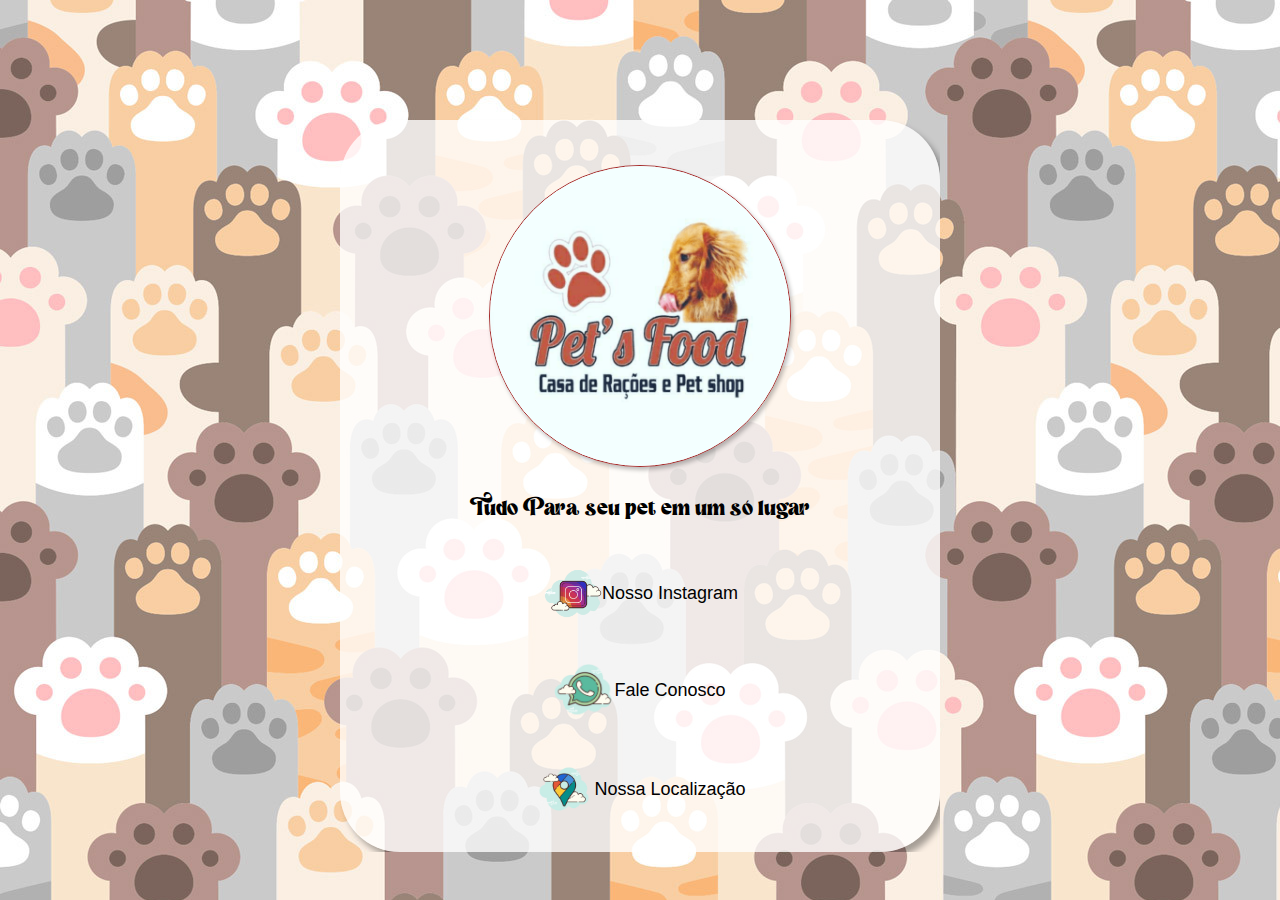
<file: pet shop/graci_tree.html>
<!DOCTYPE html>
<html lang="pt-br">
<head>
    <meta charset="UTF-8">
    <meta http-equiv="X-UA-Compatible" content="IE=edge">
    <meta name="viewport" content="width=device-width, initial-scale=1.0">
    <title>Pet's Food Graciliano</title>
    <link rel="stylesheet" href="style/estilo.css">
</head>
<body>
    
    <div id="card">
        <div id="white">
            <img src="imgs/perfil-loja.png" alt="Perfil Pets food" id="perfil">
            <p id="bio">Tudo Para seu pet em um só lugar</p>
            
            
            <a href="https://www.instagram.com/petsfood_graciliano/">
                <img src="imgs/insta-icon.png" alt="logo instagram">
                <p>Nosso Instagram</p>
            </a>
            <a href="https://api.whatsapp.com/send/?phone=5582988628974&text&type=phone_number&app_absent=0">
                <img src="imgs/whats-icon.png" alt="logo Whats App">
                <p>Fale Conosco</p>
            </a>
            <a href="https://goo.gl/maps/XTHSenQCqEurmYbP7" target="_blank">
                <img src="imgs/maps-icon.png" alt="logo Maps">
                <p>Nossa Localização</p>
            </a>
        </div>
    </div>
    
   <!-- Google tag (gtag.js) -->
<script async src="https://www.googletagmanager.com/gtag/js?id=G-2GF134FHFT"></script>
<script>
  window.dataLayer = window.dataLayer || [];
  function gtag(){dataLayer.push(arguments);}
  gtag('js', new Date());

  gtag('config', 'G-2GF134FHFT');
</script>
</body>
</html>
</file>
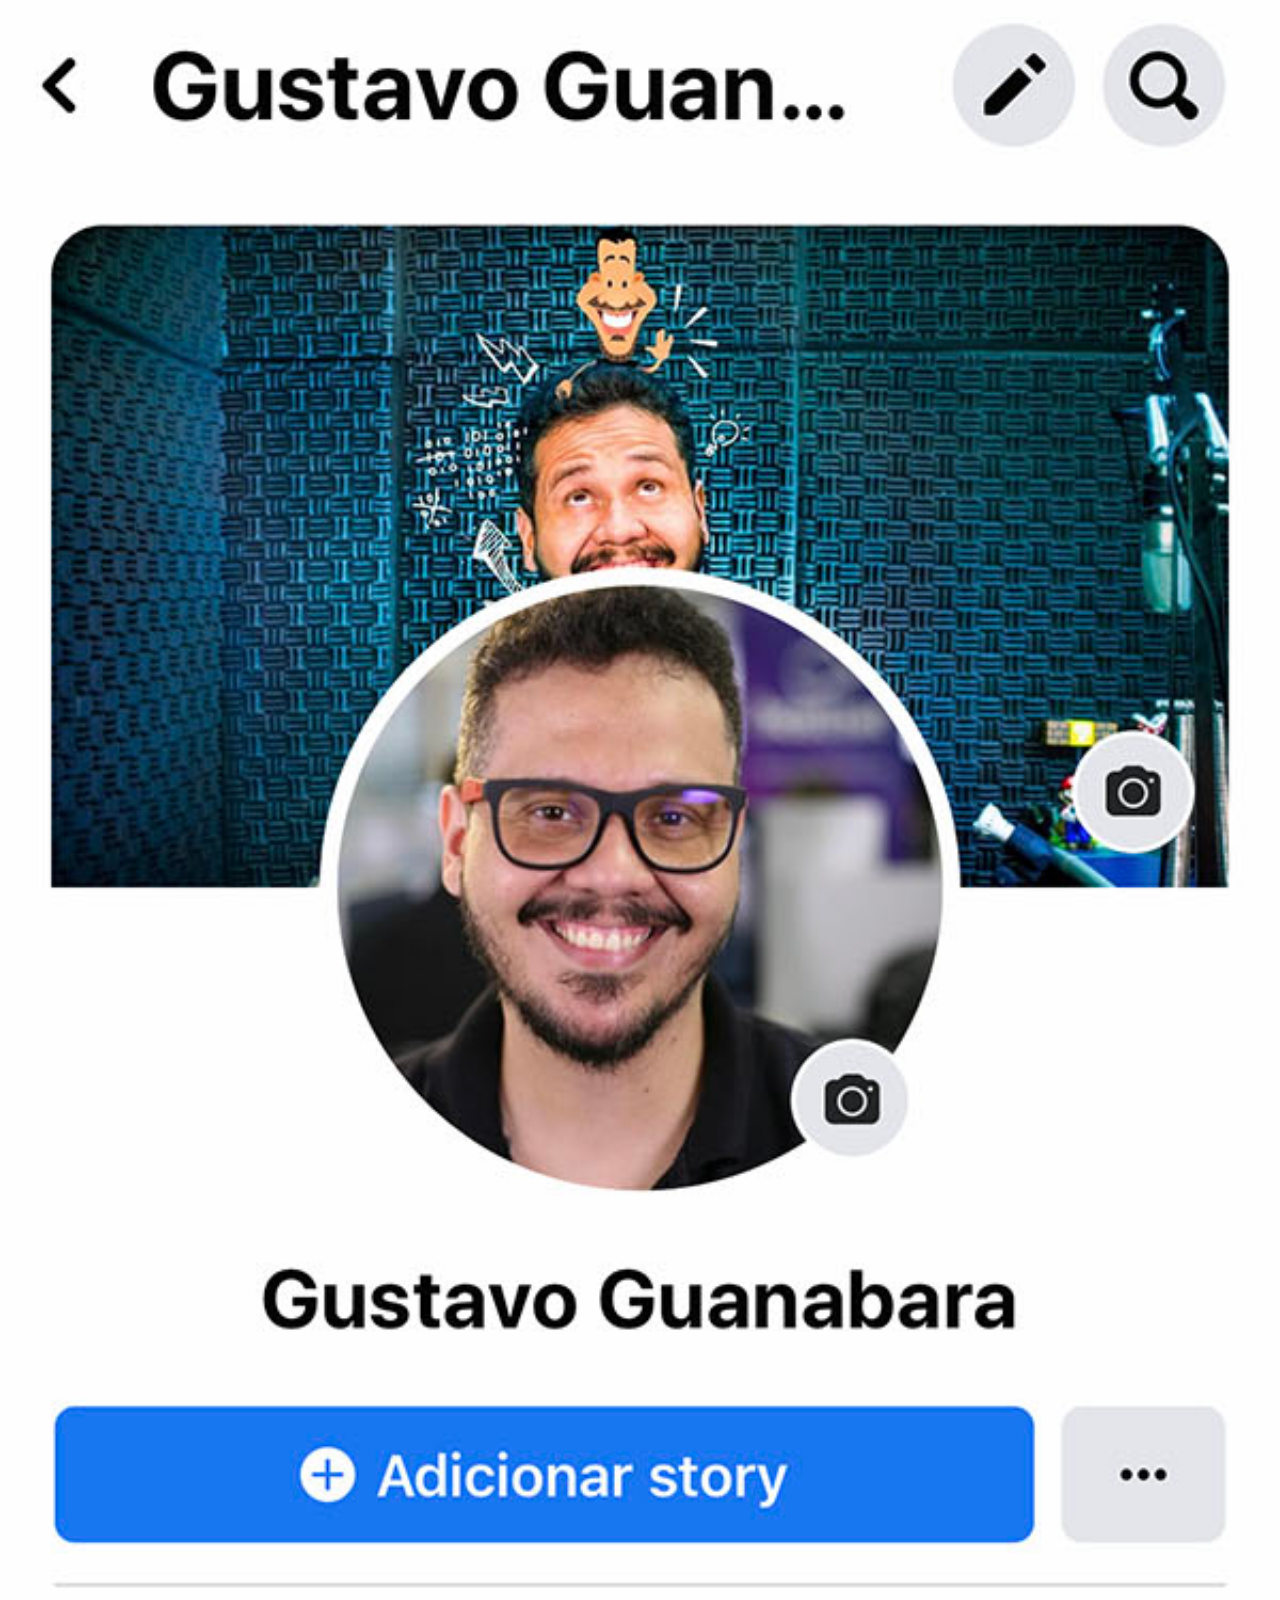
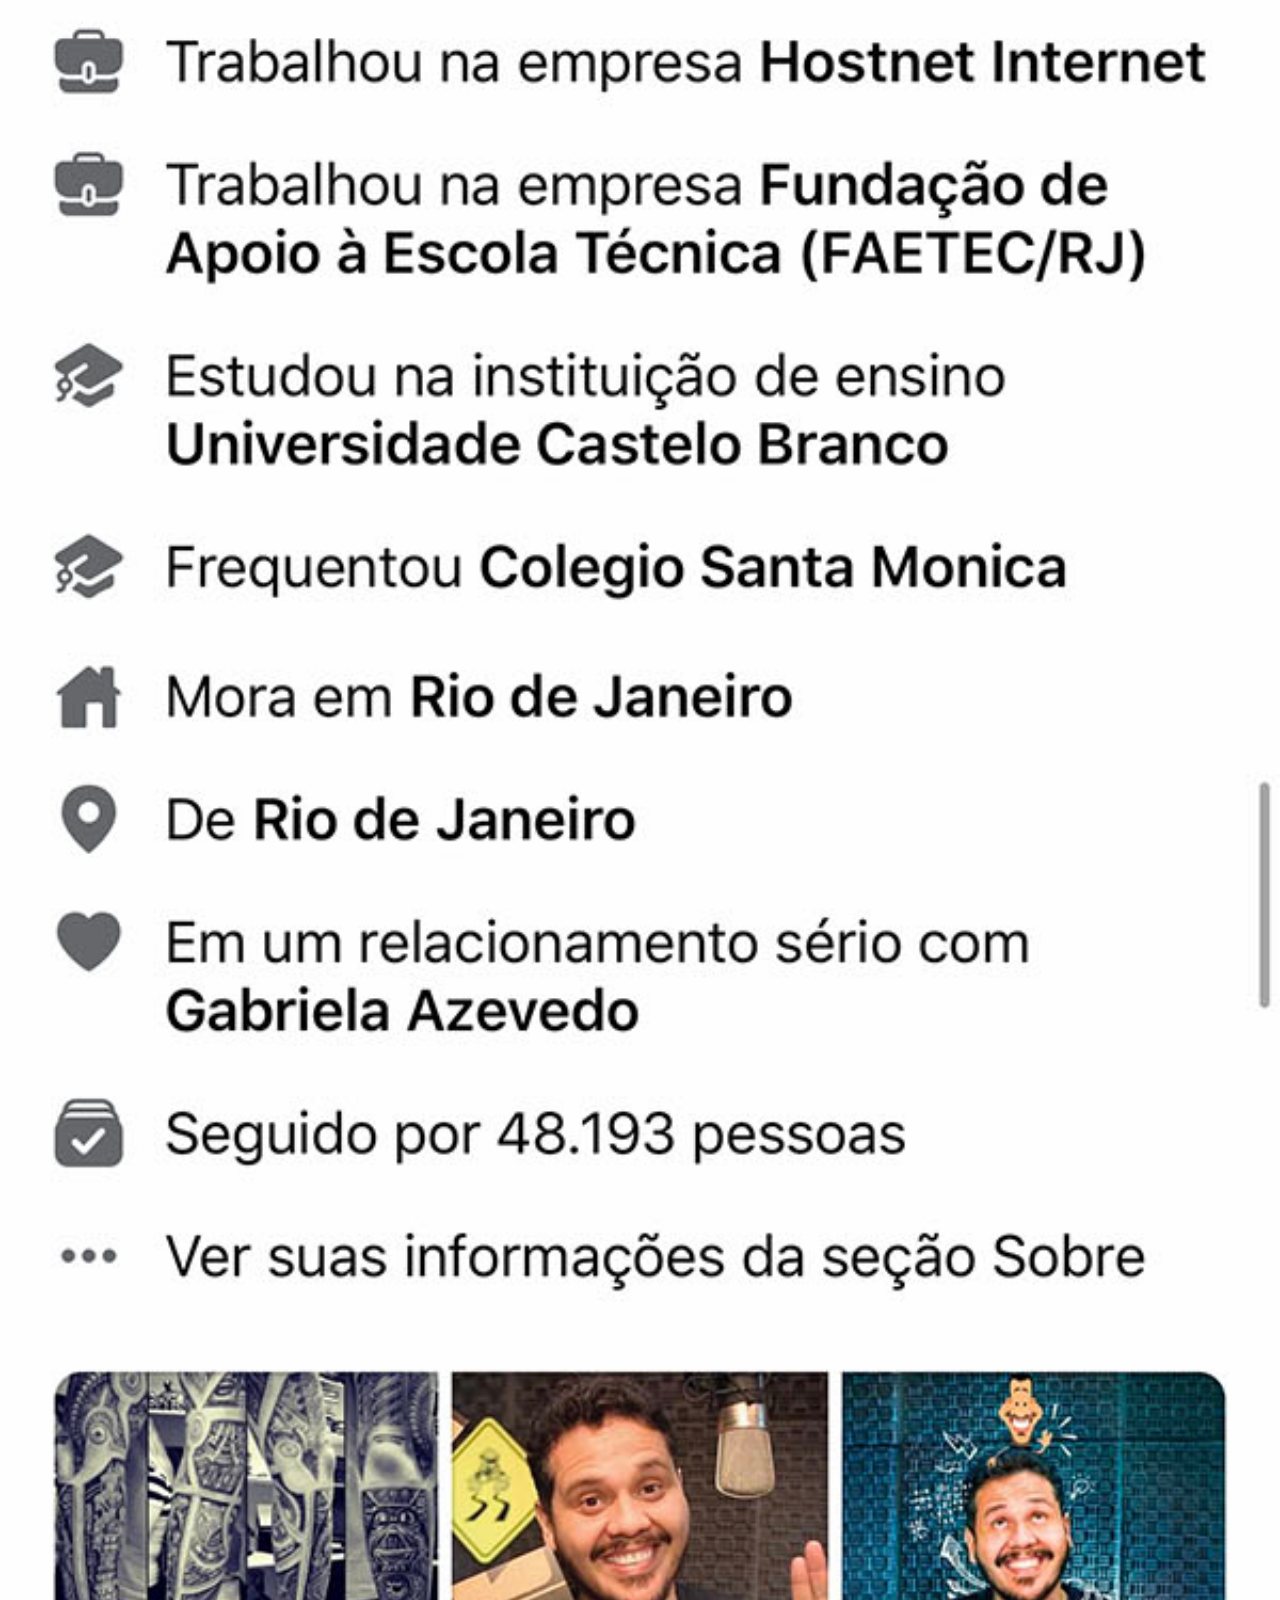
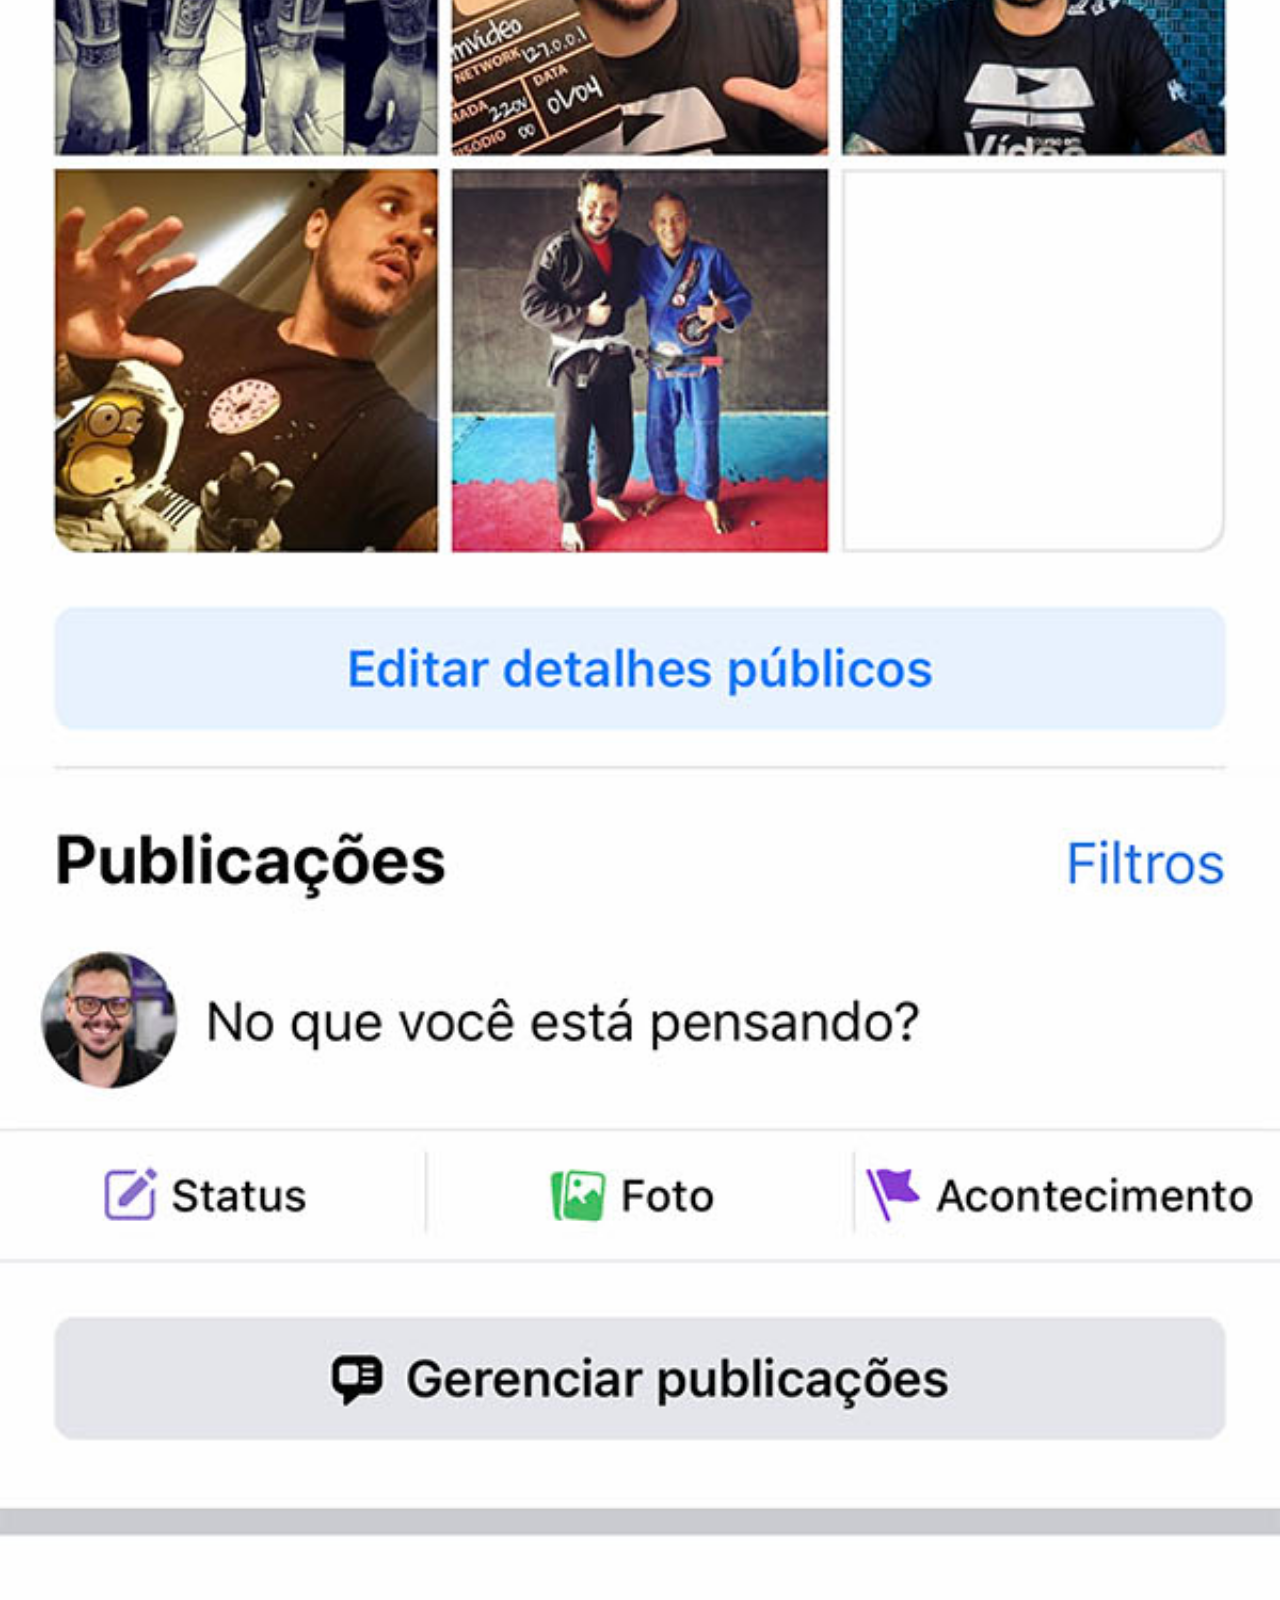
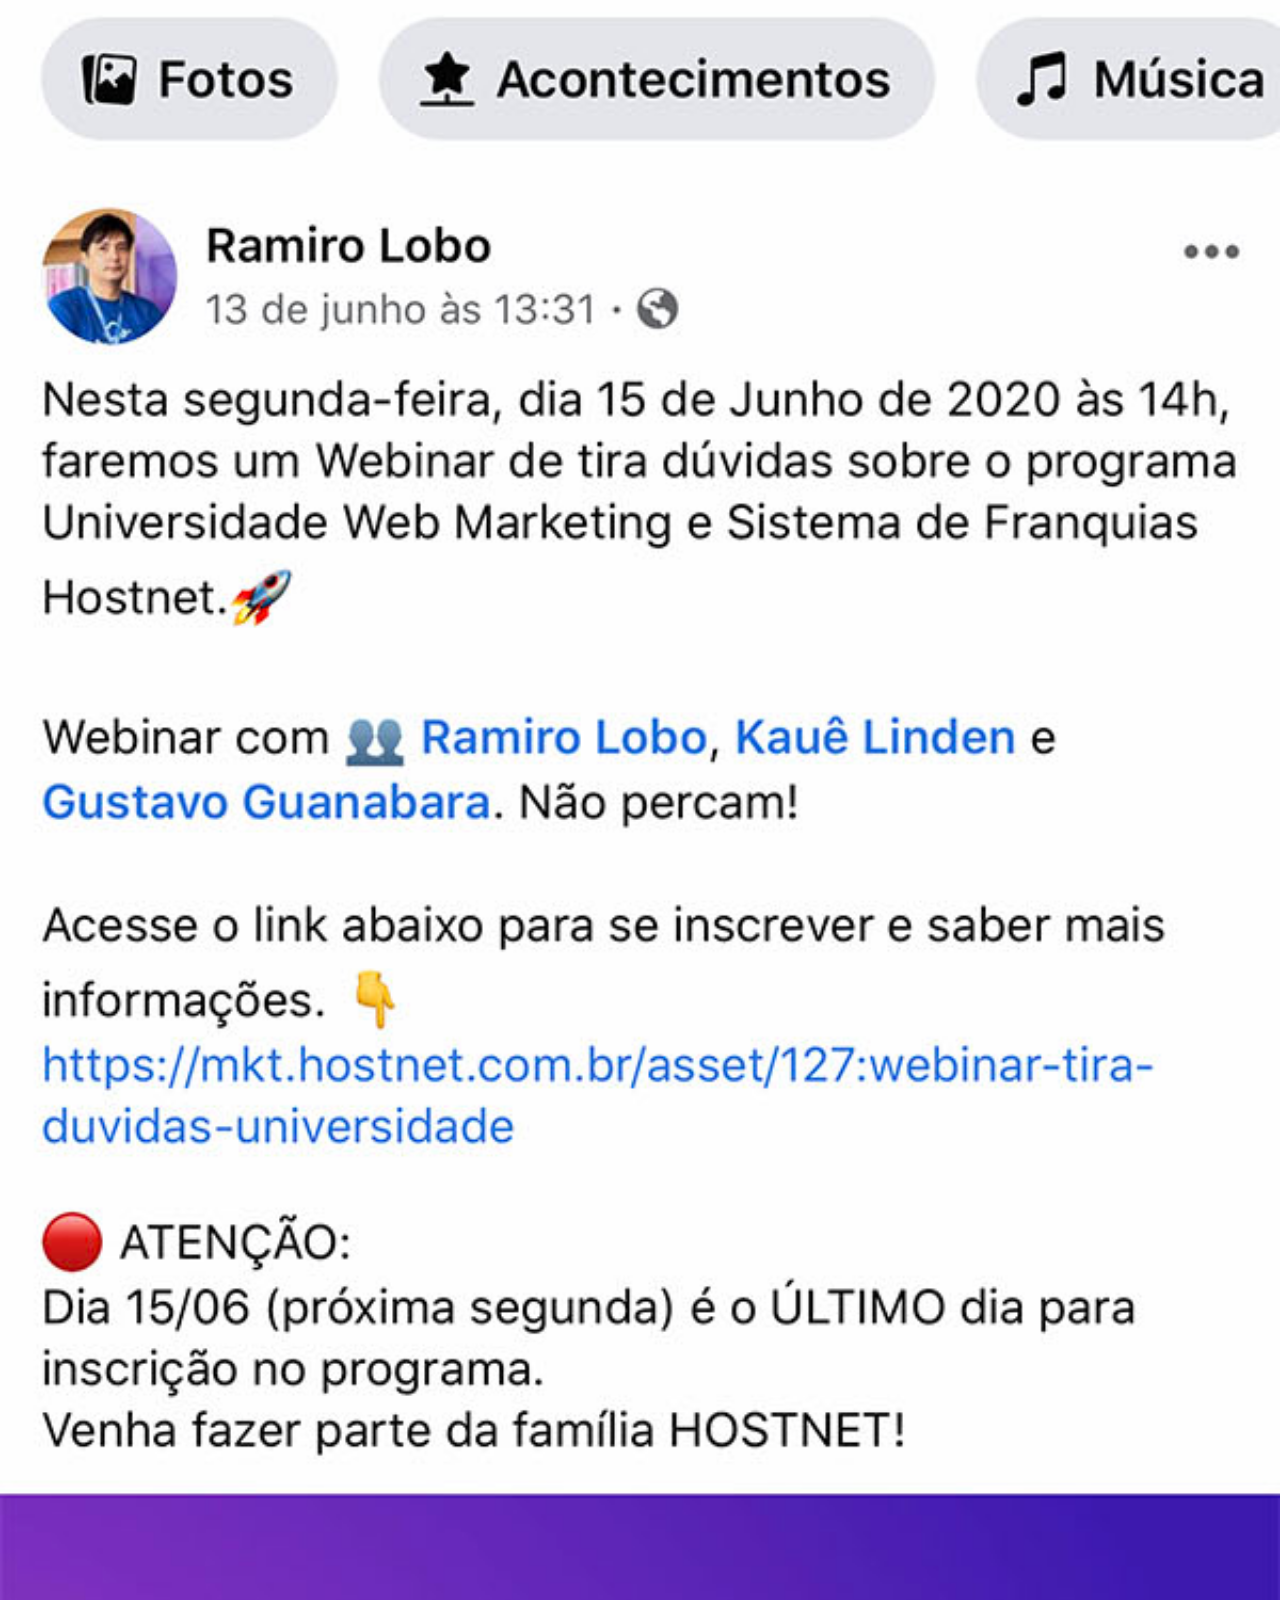
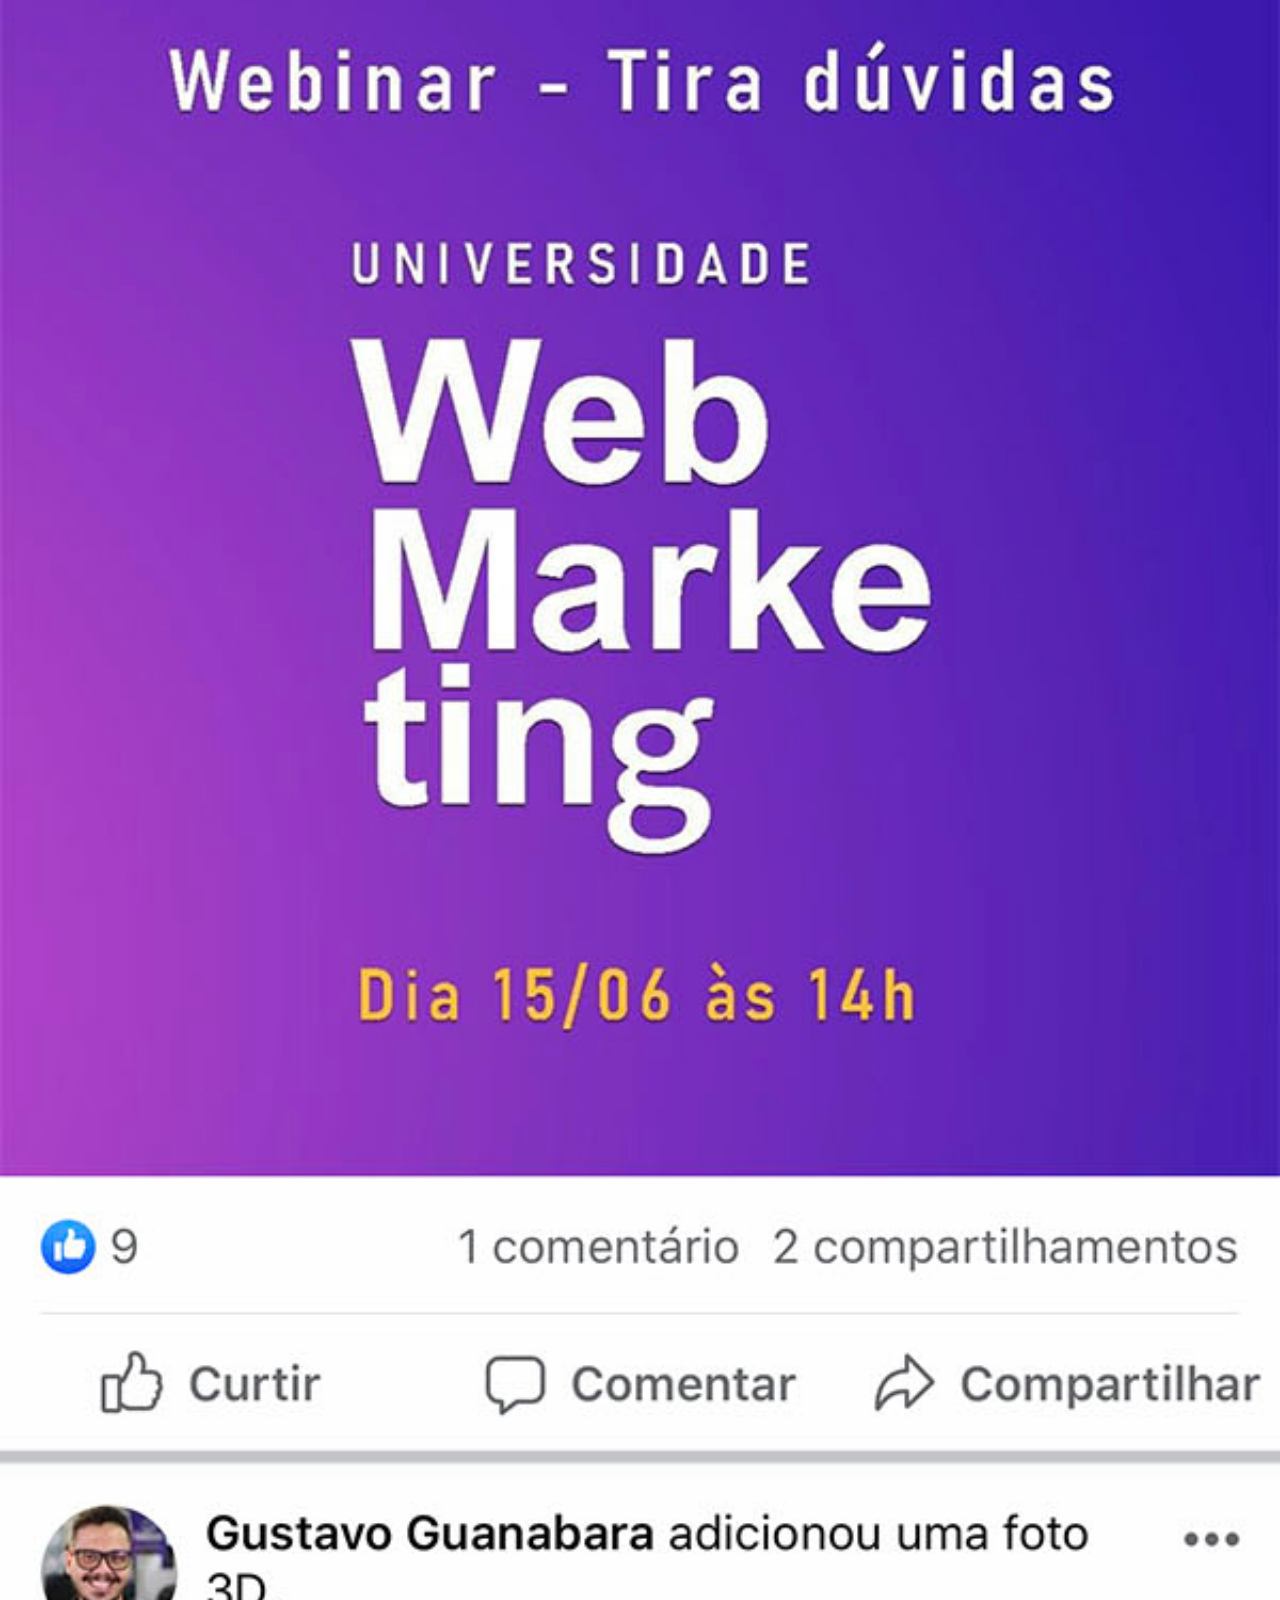
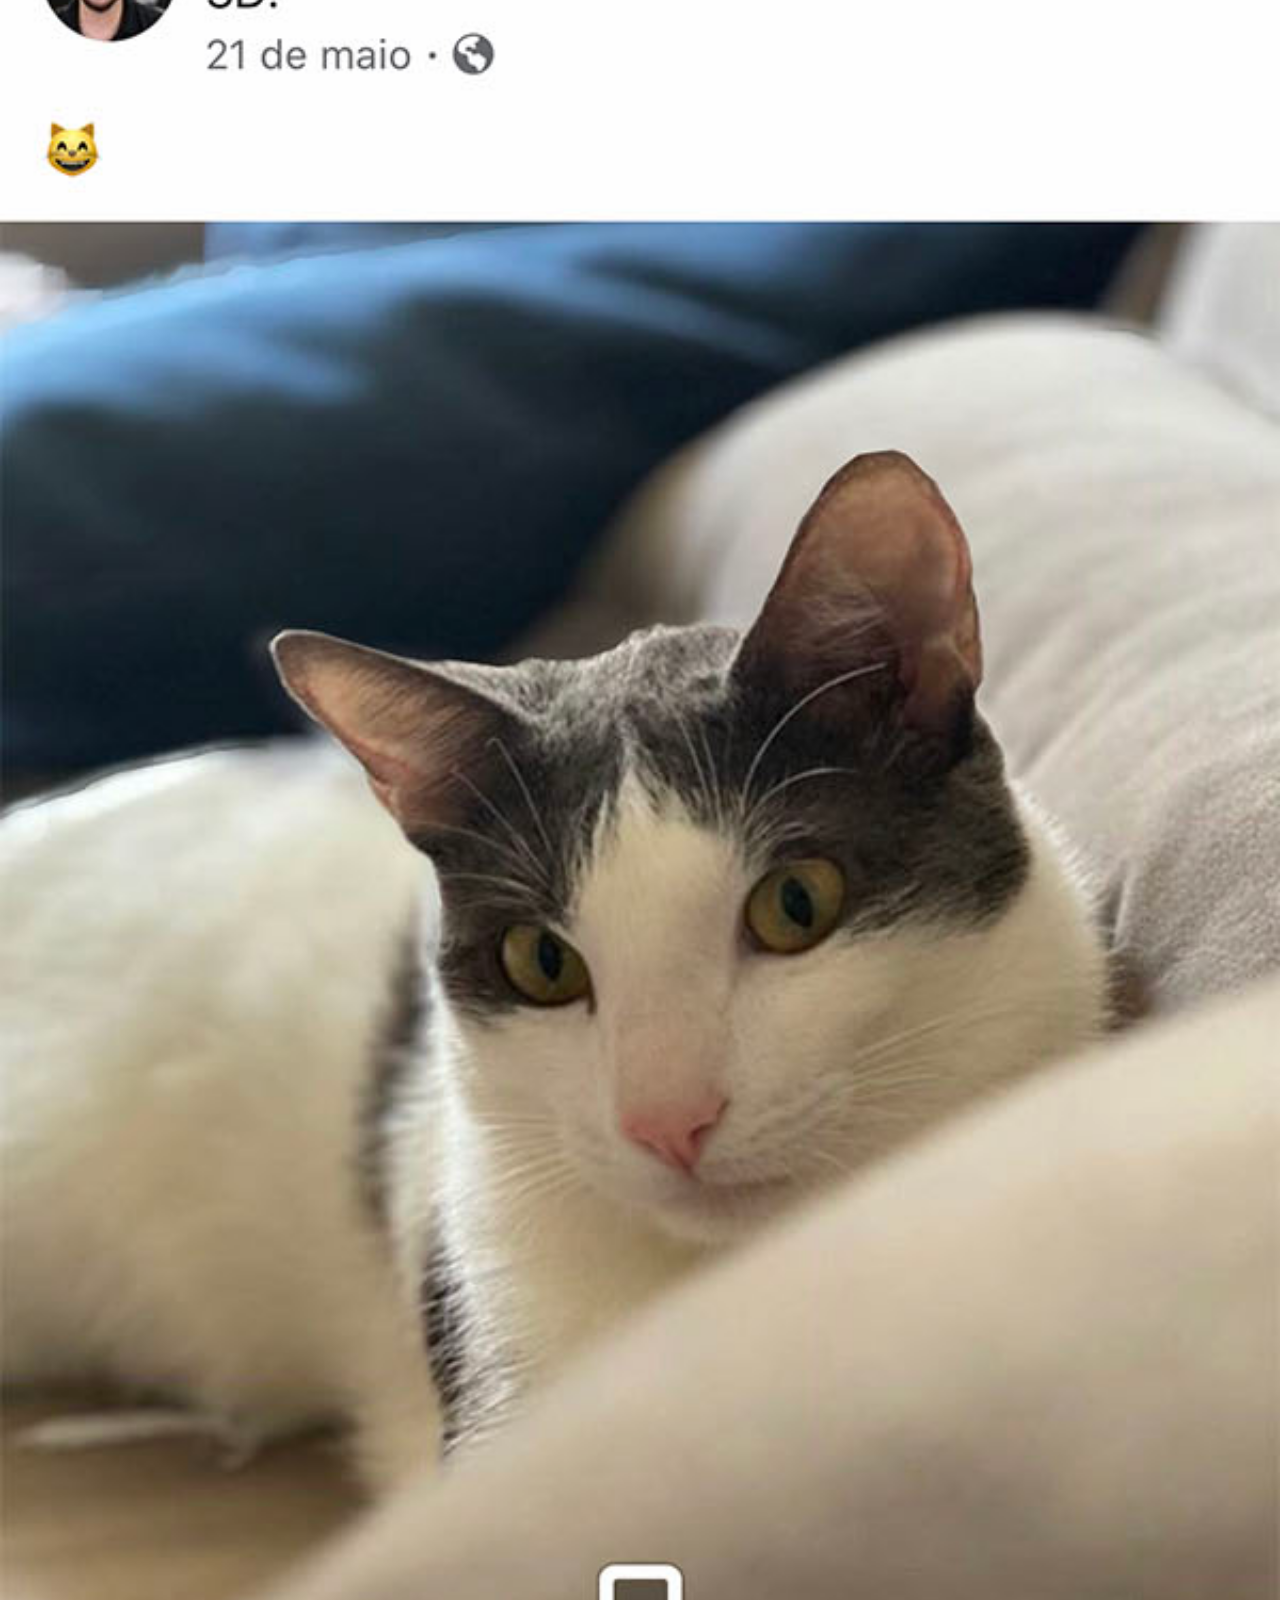
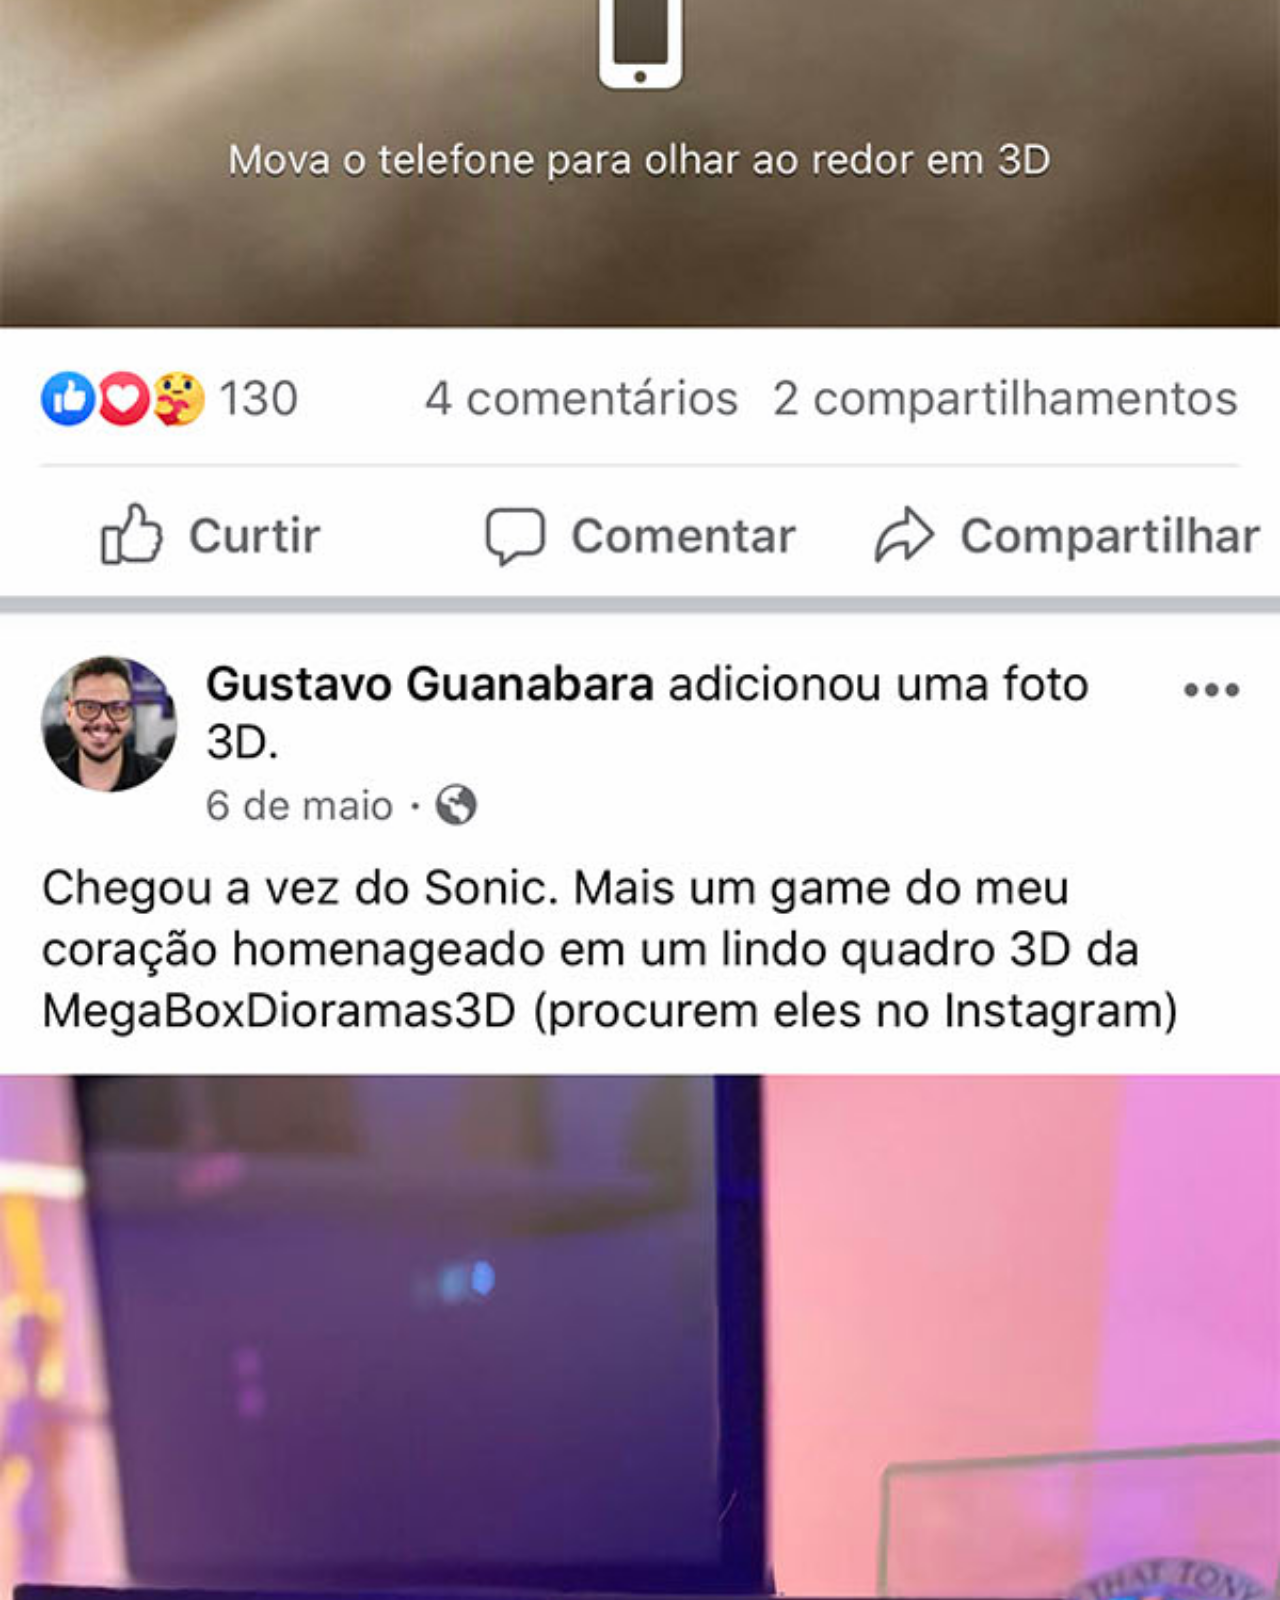
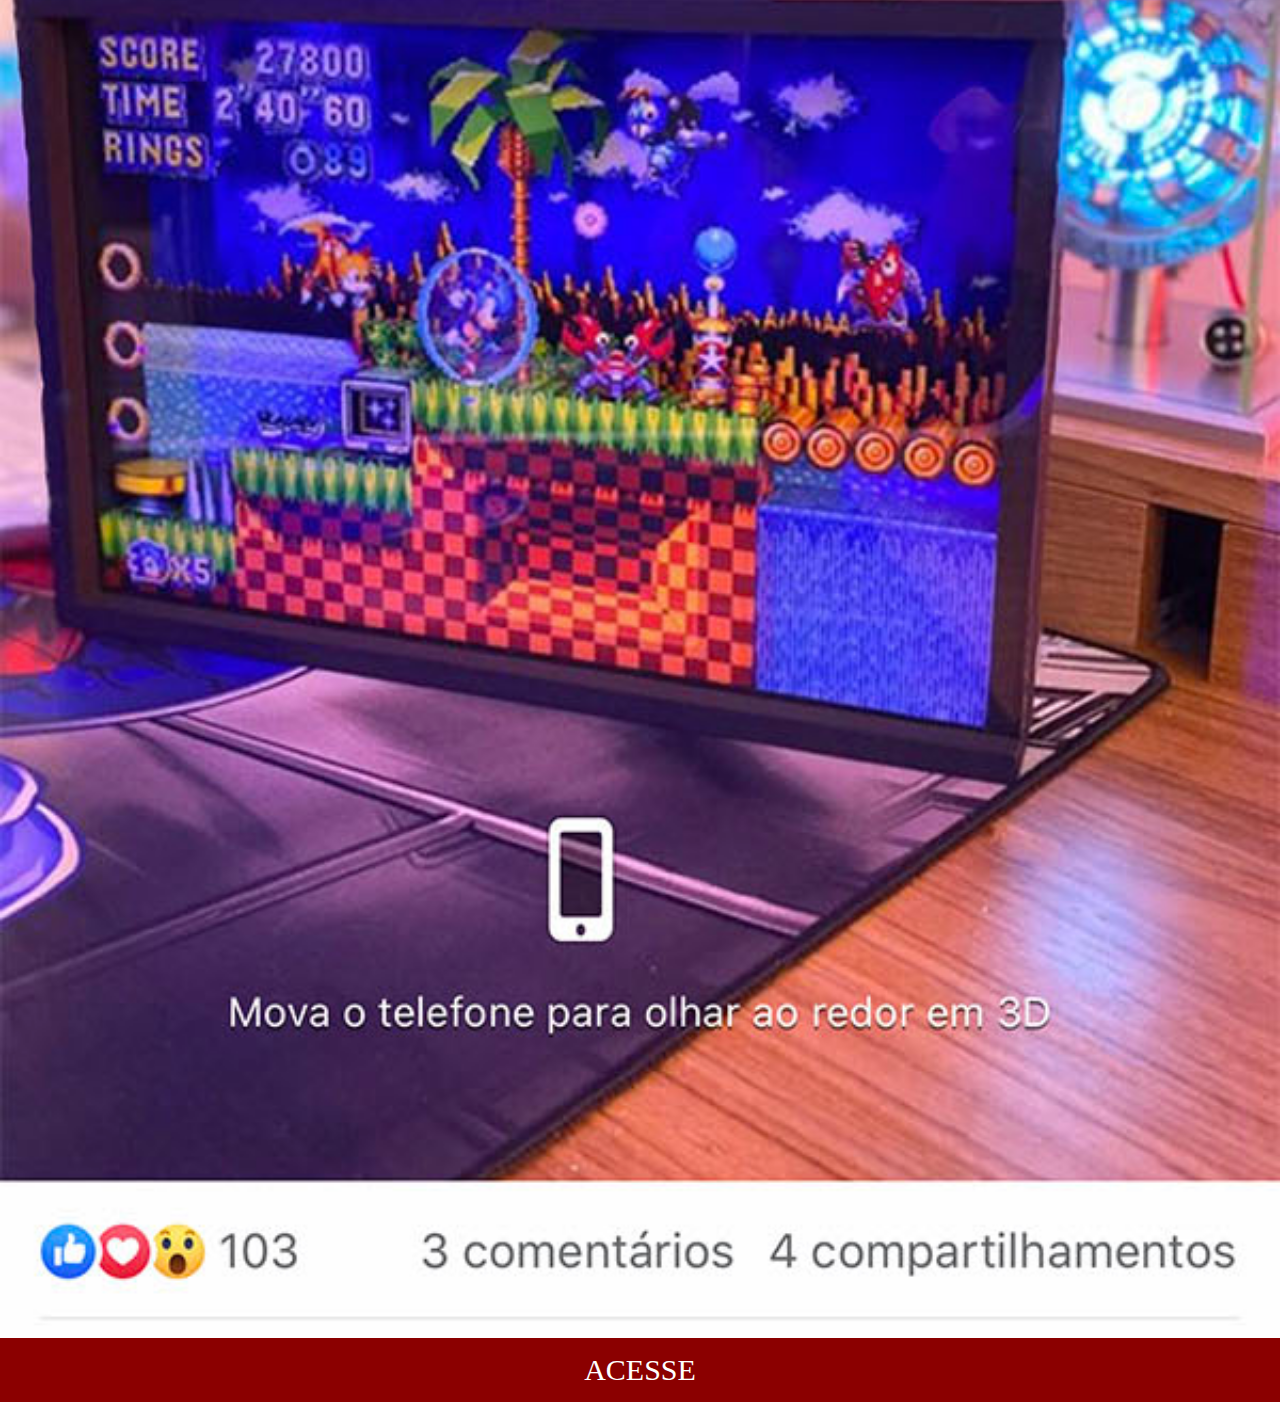
<file: redes-sociais/telas/facebook.html>
<!DOCTYPE html>
<html lang="en">
<head>
    <meta charset="UTF-8">
    <meta http-equiv="X-UA-Compatible" content="IE=edge">
    <meta name="viewport" content="width=device-width, initial-scale=1.0">
    <title>Tela Facebook</title>
    <link rel="stylesheet" href="../estilos/style-telas.css">
</head>
<body>
     <img src="../imagens/tela-facebook.jpg" alt="Tela de um Facebook">
     <a href="https://www.facebook.com/gustavoguanabara/" target="_blank">ACESSE</a>
</body>
</html>
</file>
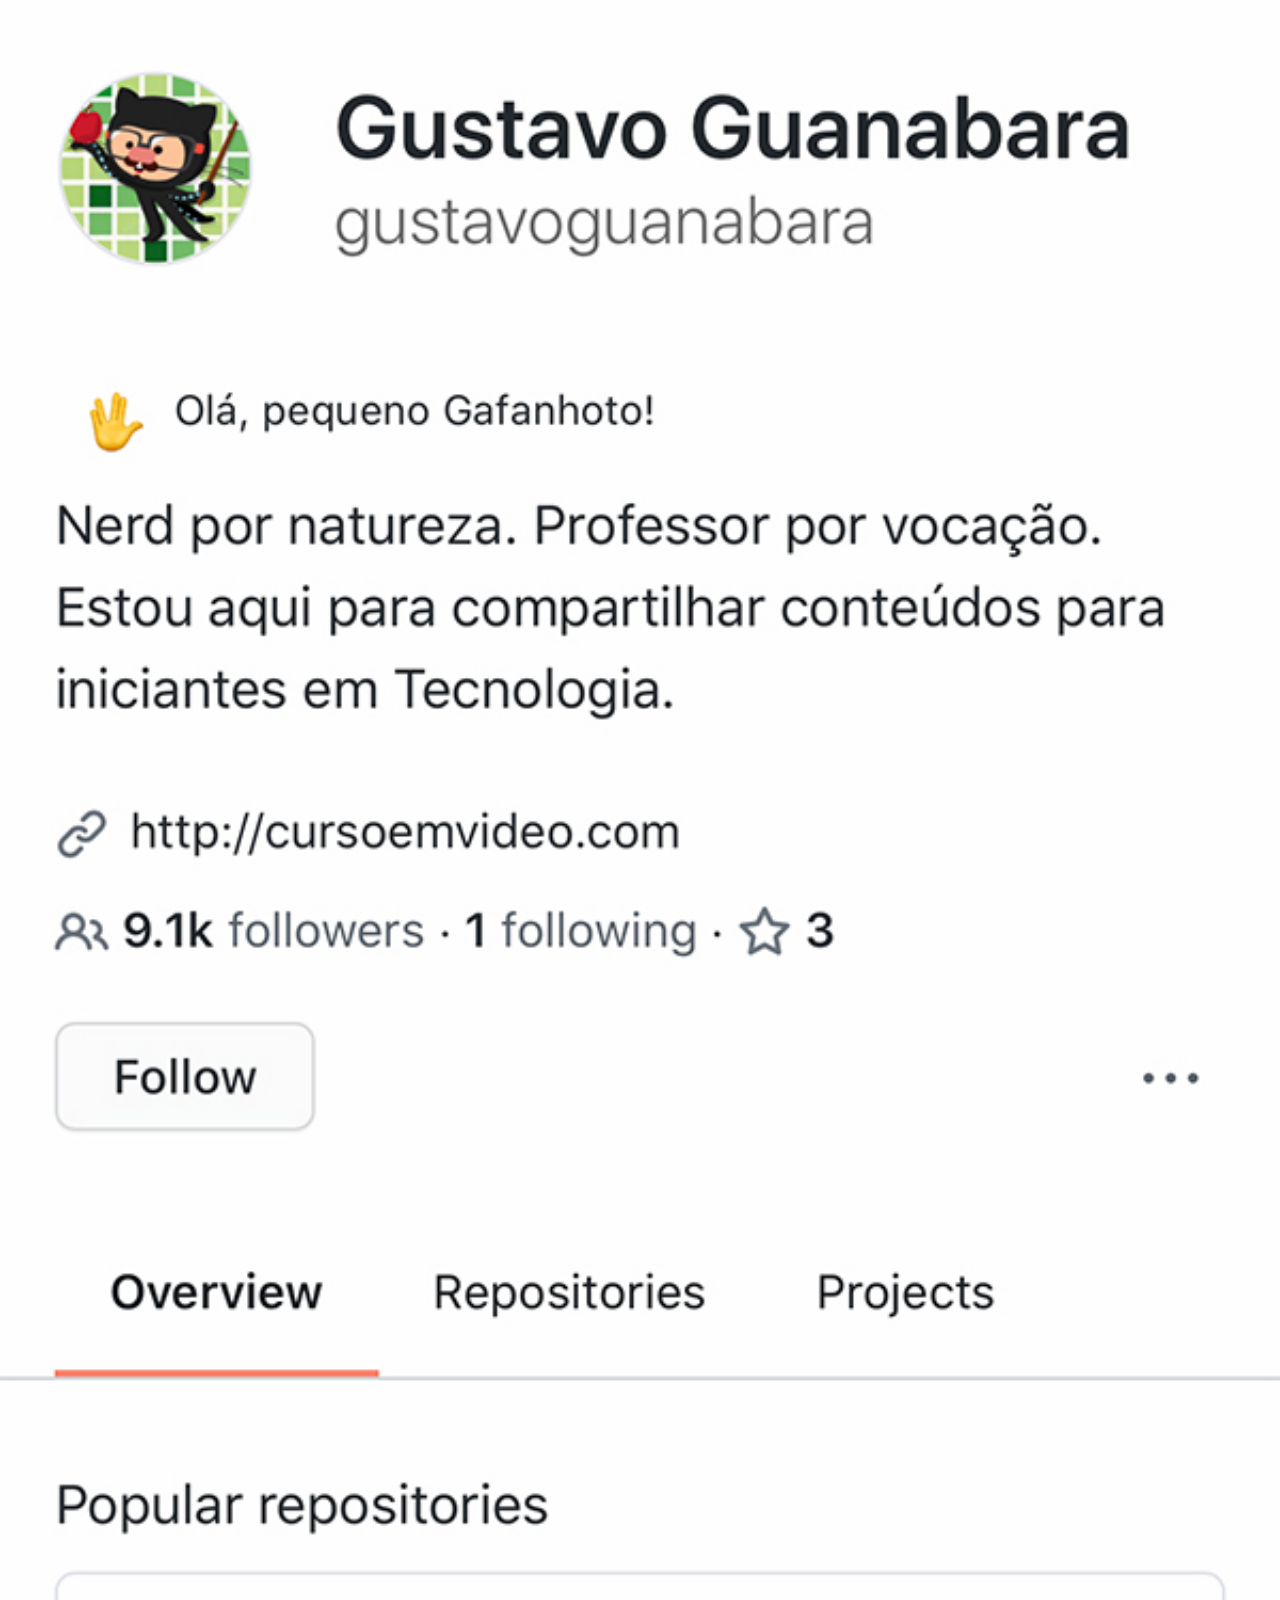
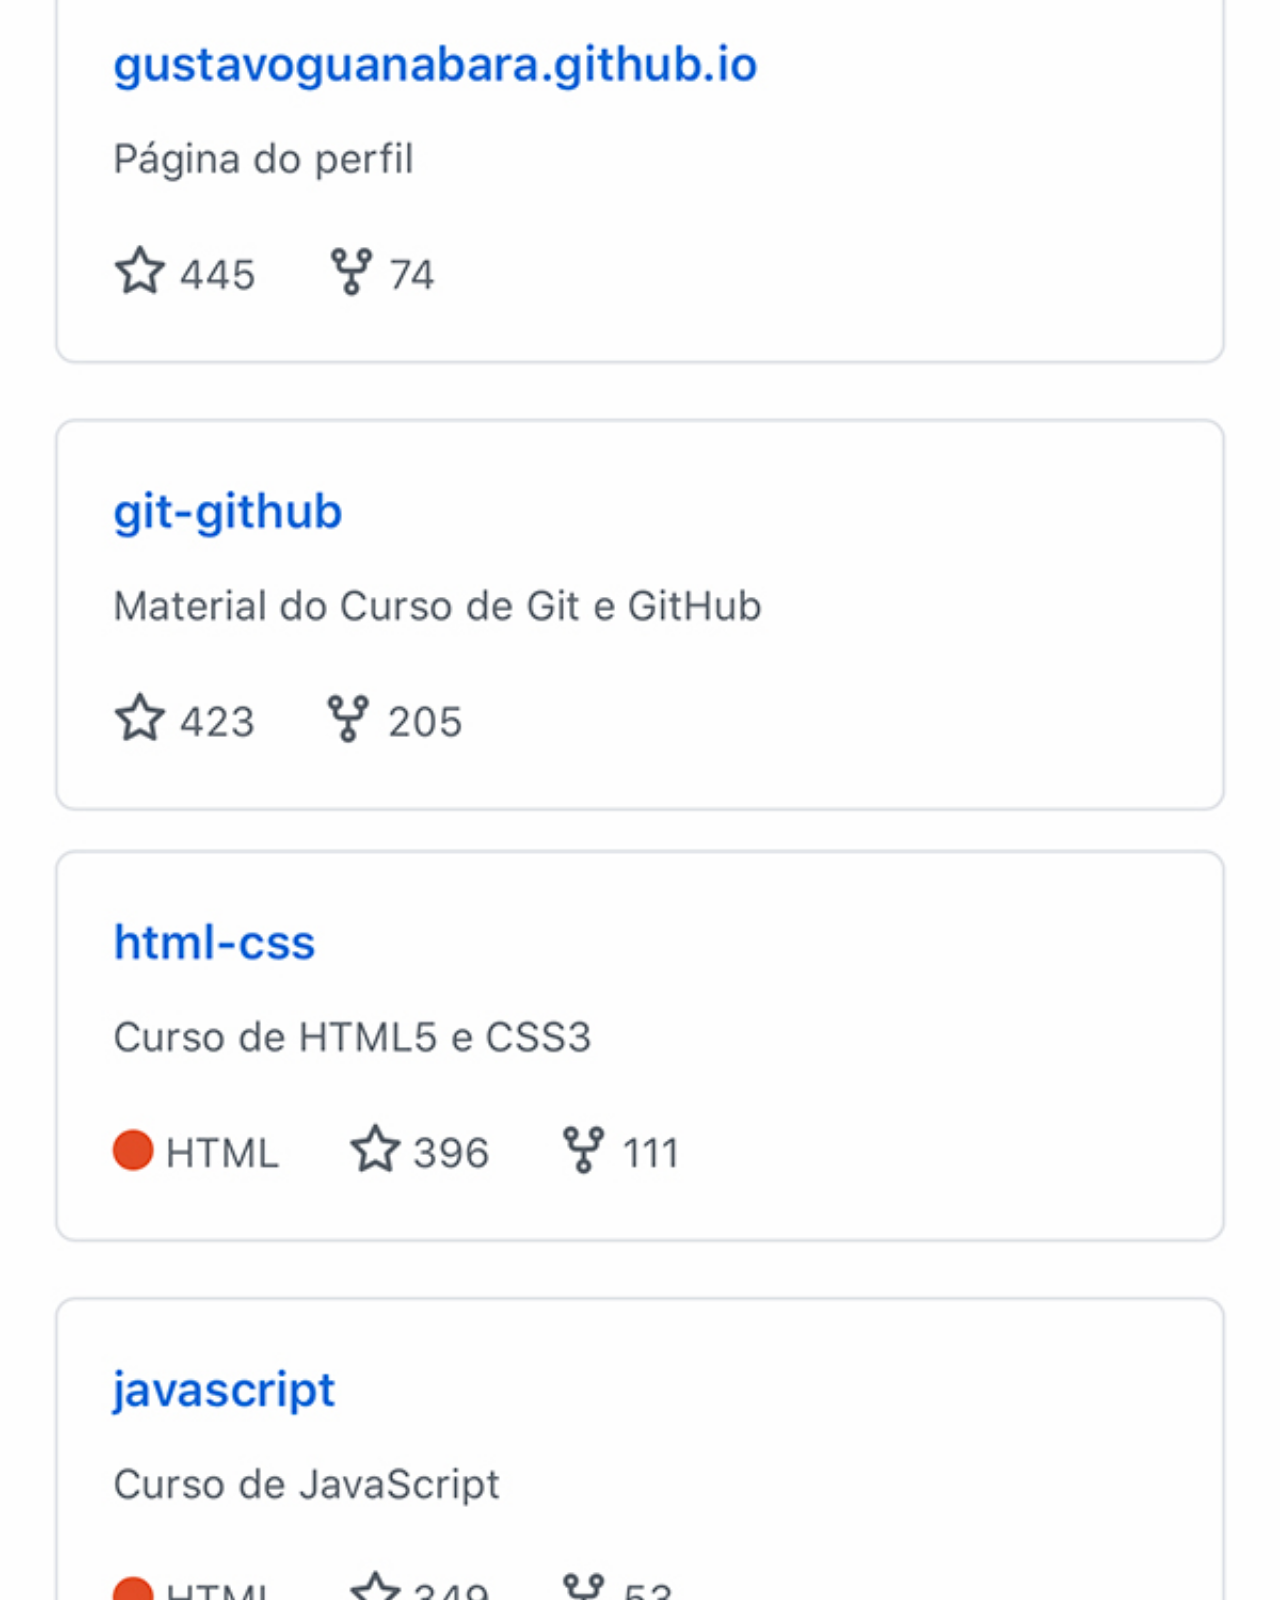
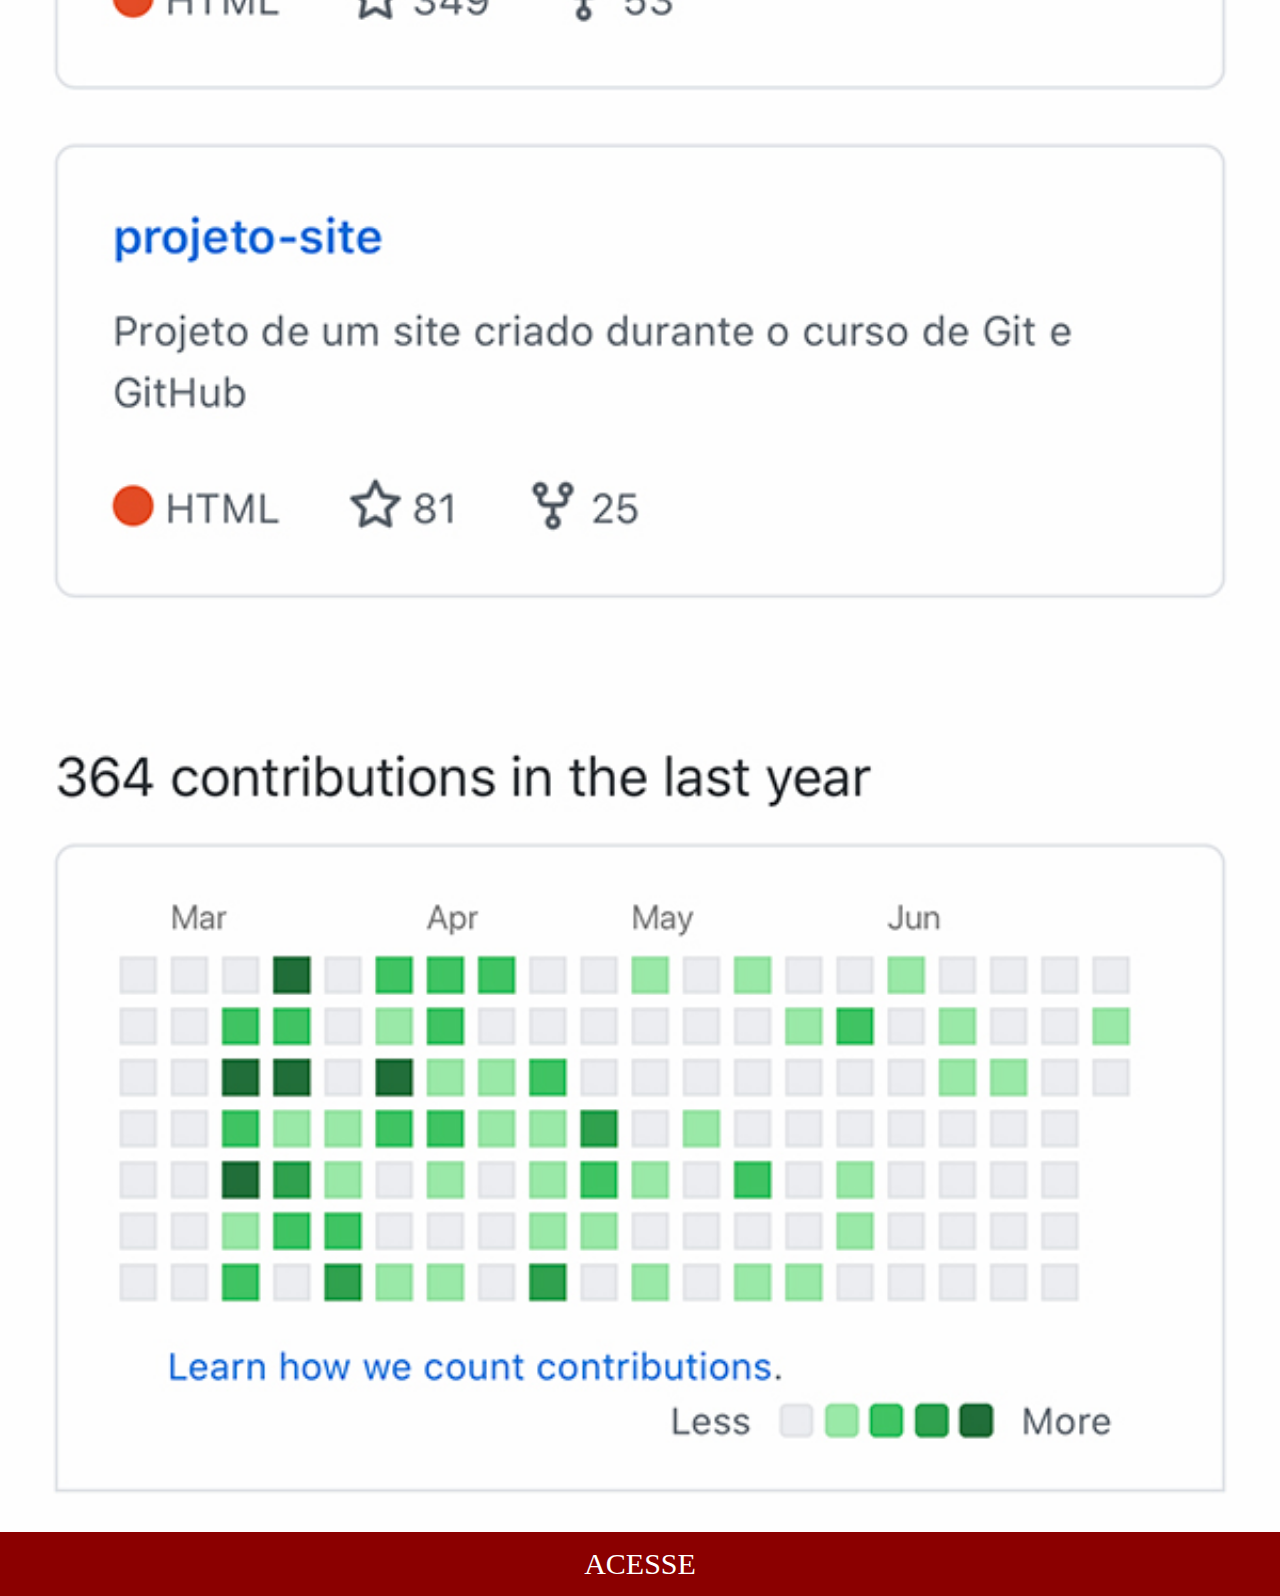
<file: redes-sociais/telas/github.html>
<!DOCTYPE html>
<html lang="en">
<head>
    <meta charset="UTF-8">
    <meta http-equiv="X-UA-Compatible" content="IE=edge">
    <meta name="viewport" content="width=device-width, initial-scale=1.0">
    <title>Tela Github</title>
    <link rel="stylesheet" href="../estilos/style-telas.css">
</head>
<body>
     <img src="../imagens/tela-github.jpg" alt="Tela do Github do gustavo guanabára">
     <a href="https://github.com/gustavoguanabara/" target="_blank">ACESSE</a>
</body>
</html>
</file>
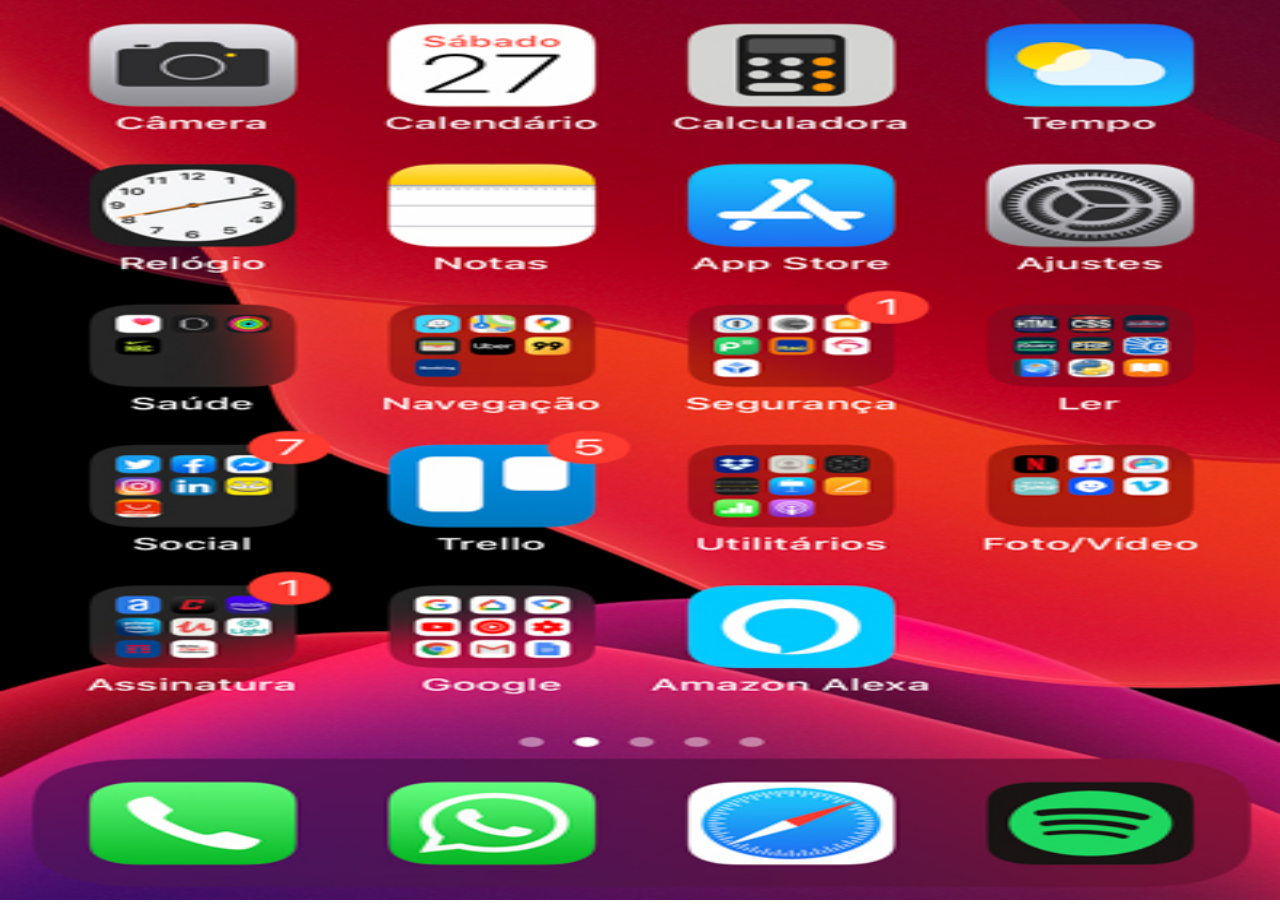
<file: redes-sociais/telas/home.html>
<!DOCTYPE html>
<html lang="en">
<head>
    <meta charset="UTF-8">
    <meta http-equiv="X-UA-Compatible" content="IE=edge">
    <meta name="viewport" content="width=device-width, initial-scale=1.0">
    <title>Tela Inicial</title>
    
    <style>
        *{
            border: 0px;
            padding: 0%;
            margin: 0%;
        }
        ::-webkit-scrollbar{
            width: 0px;
            height: 0px;
        }
        body img{
            height: 100vh;
            width: 100vw;
        }
        
    </style>
</head>
<body>
    <img src="../imagens/tela-home.jpg" alt="">
</body>
</html>
</file>
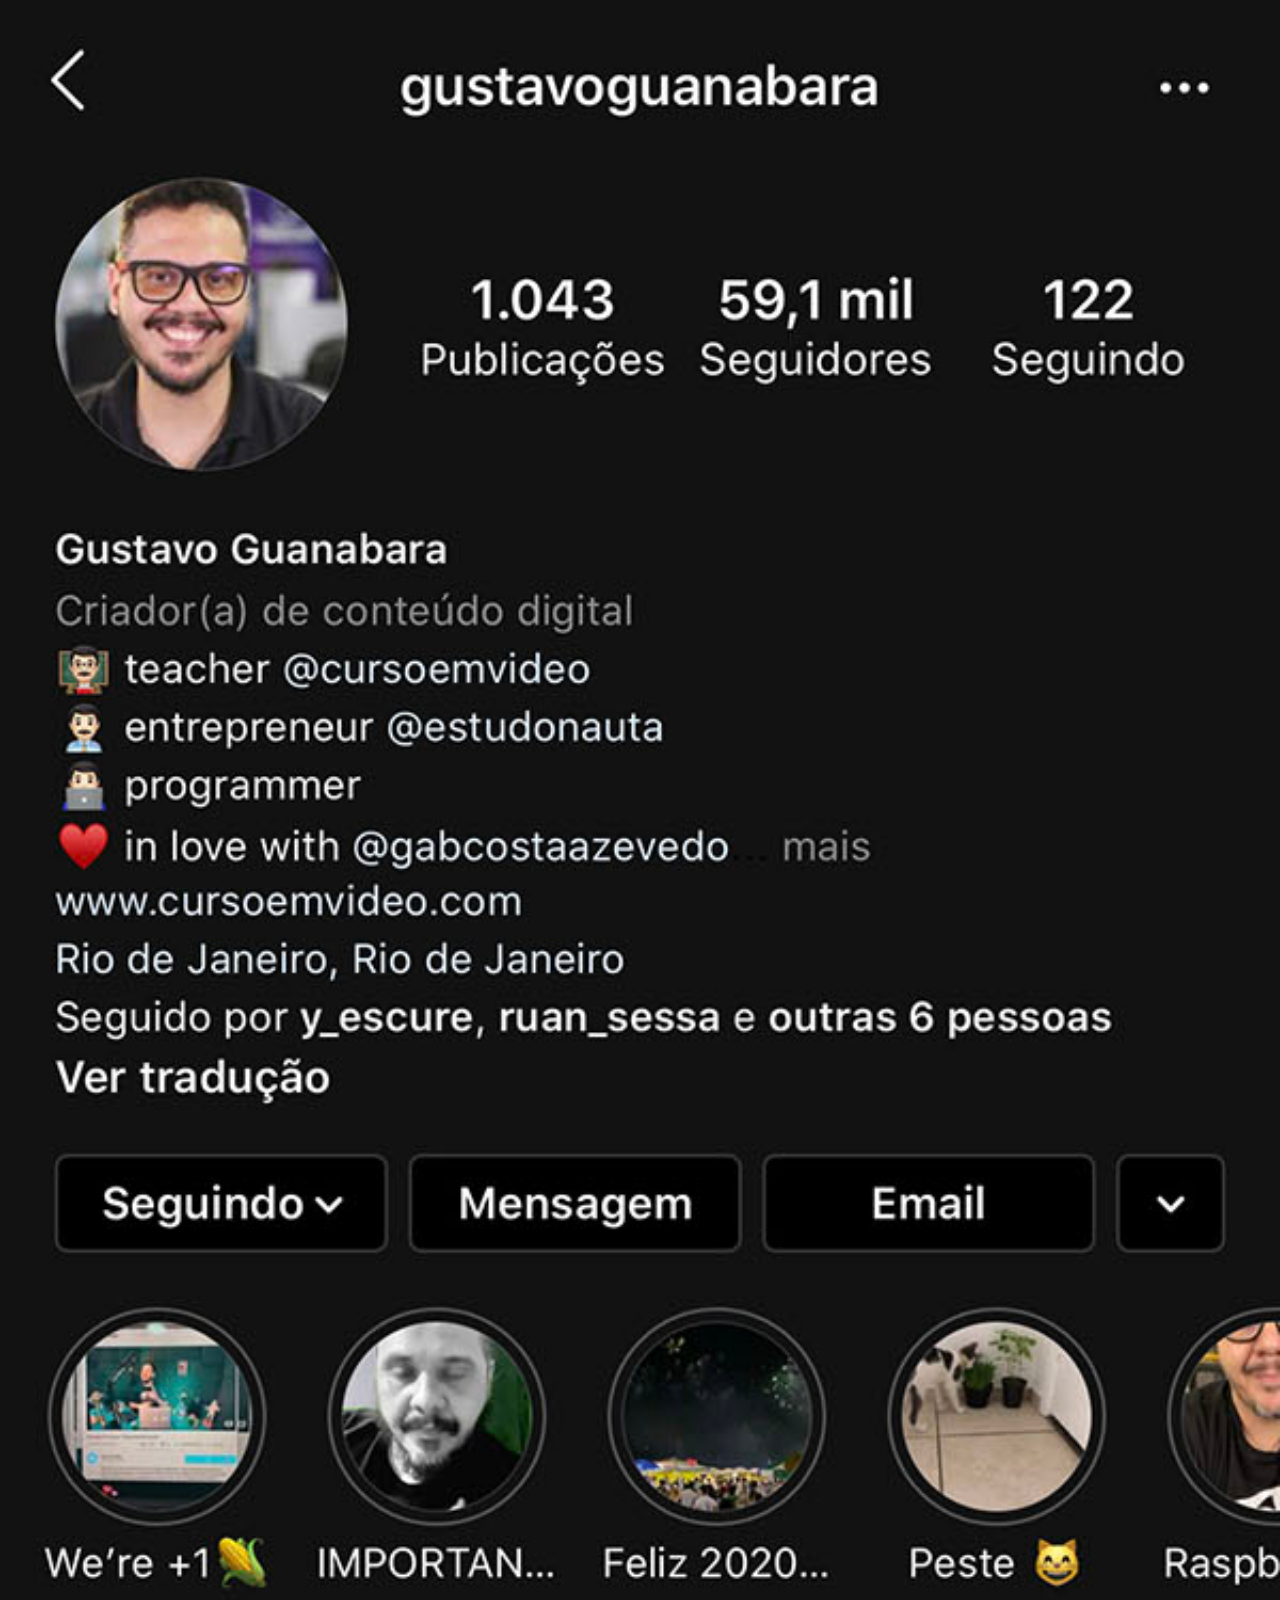
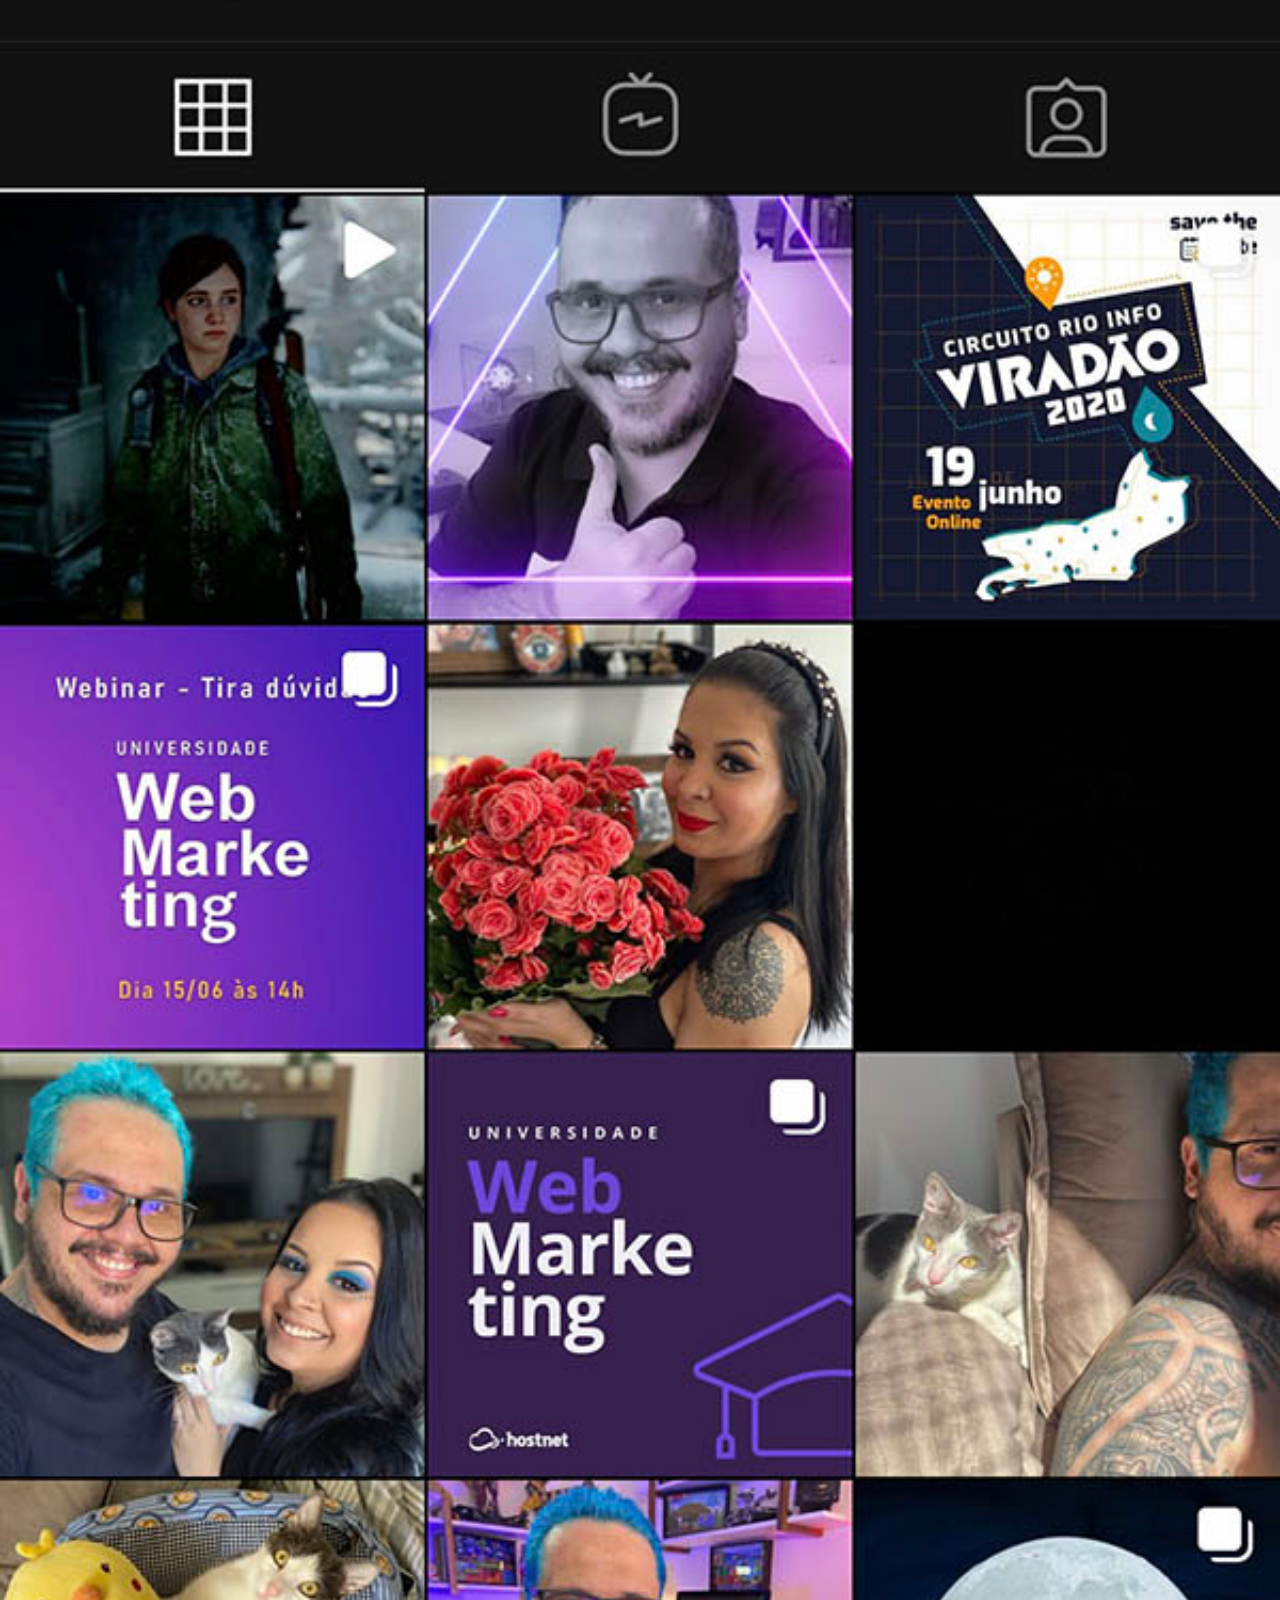
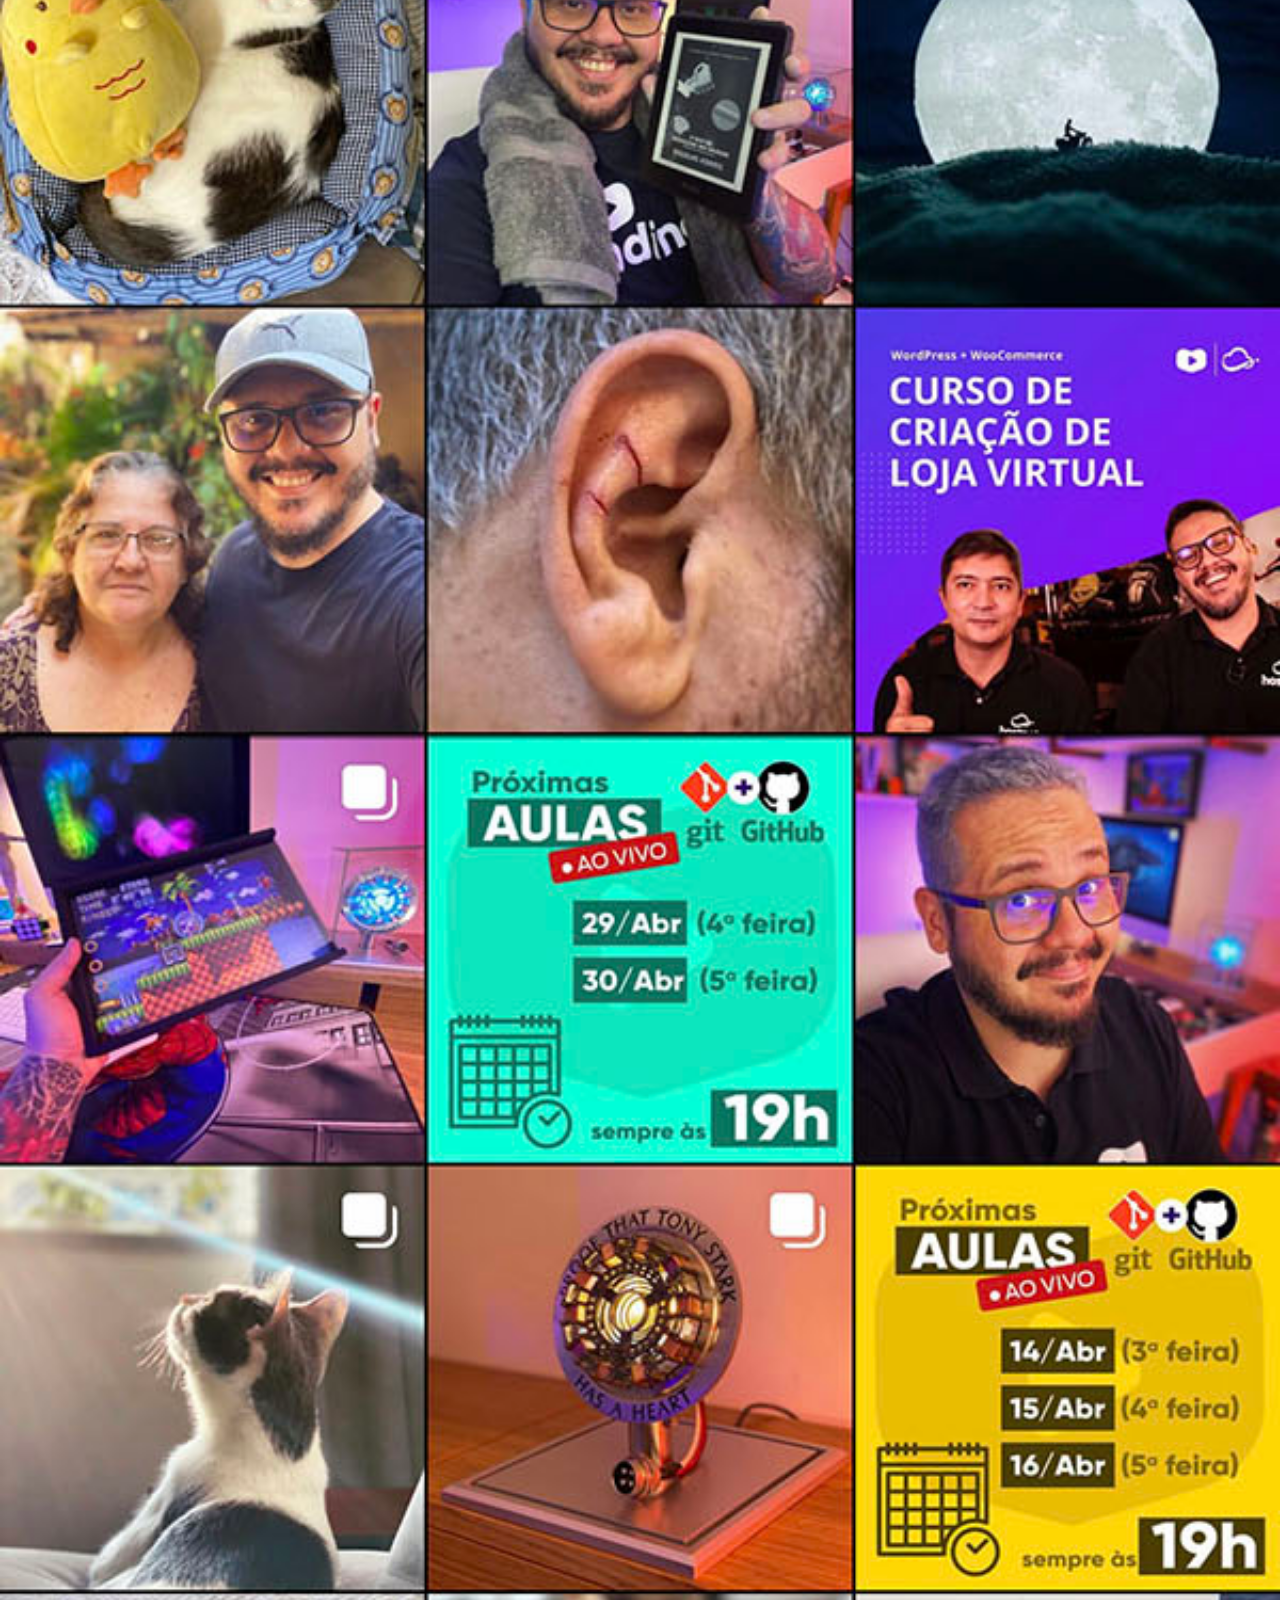
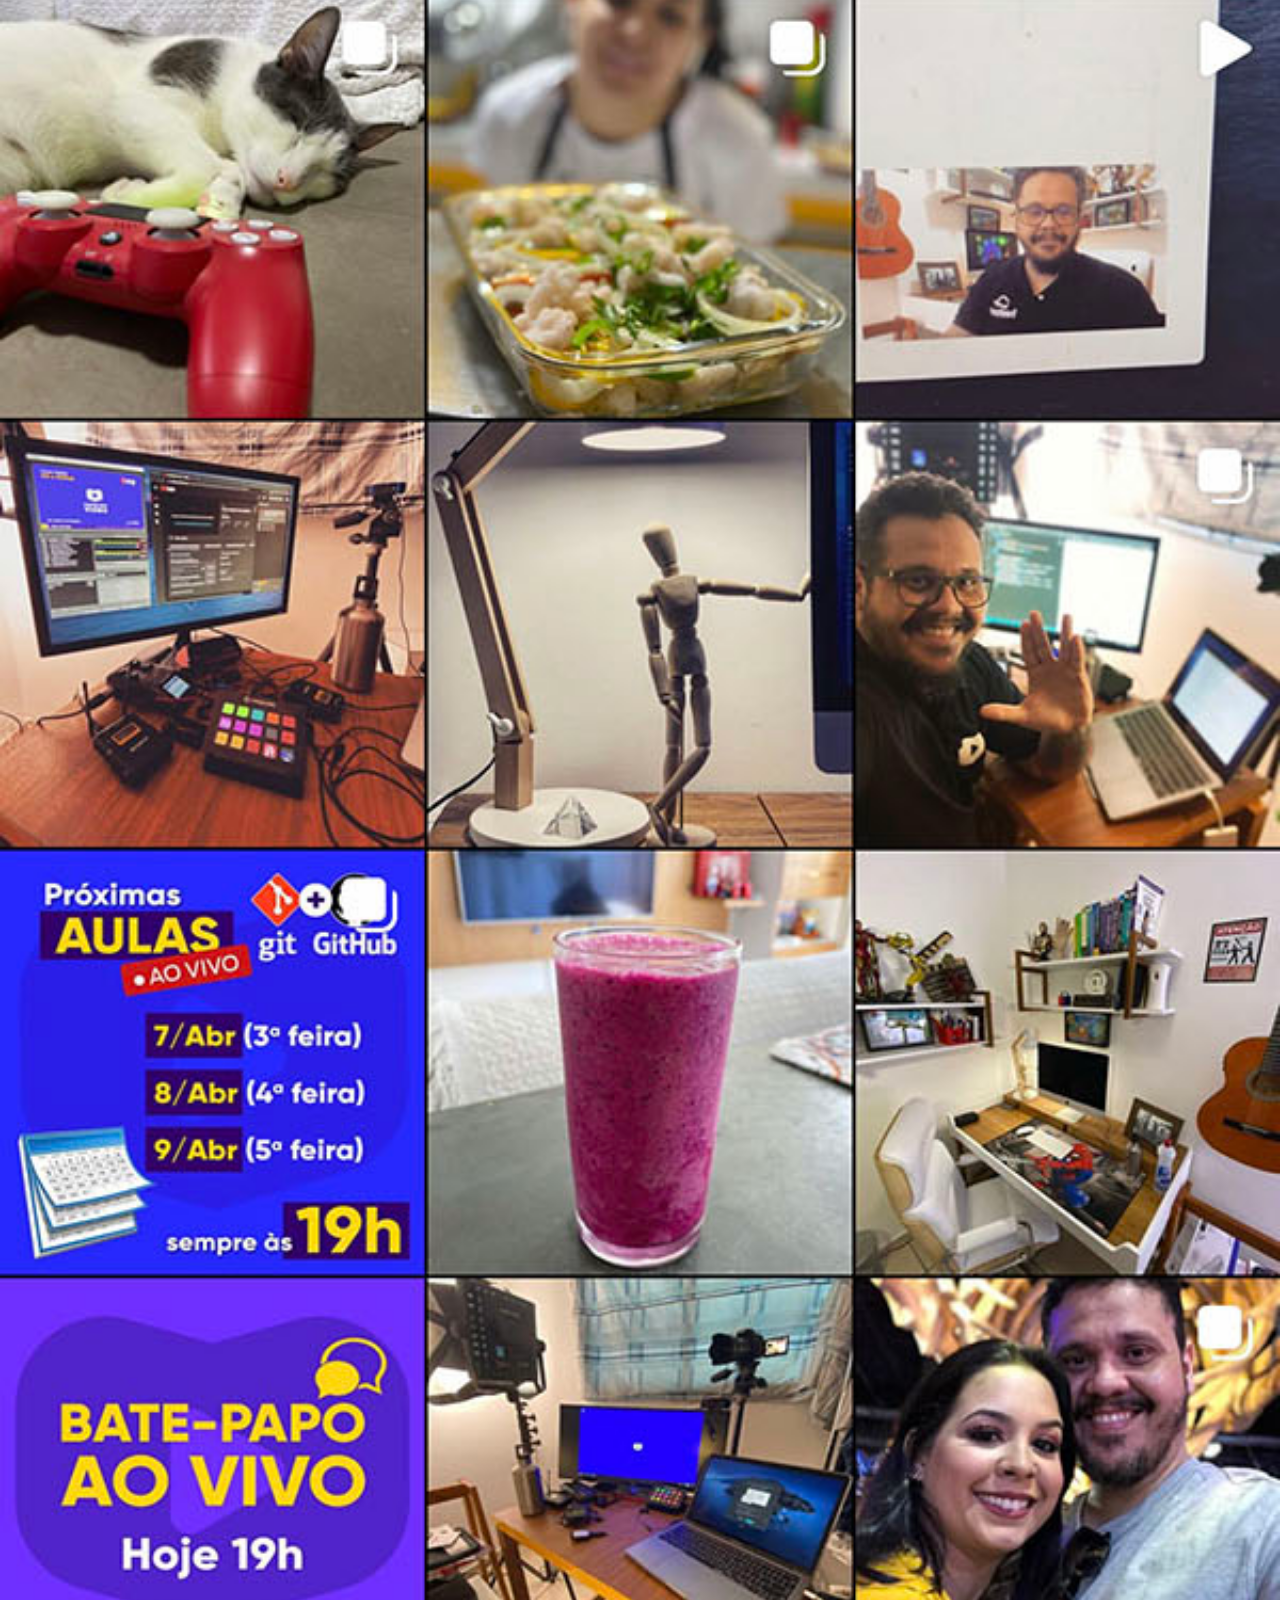
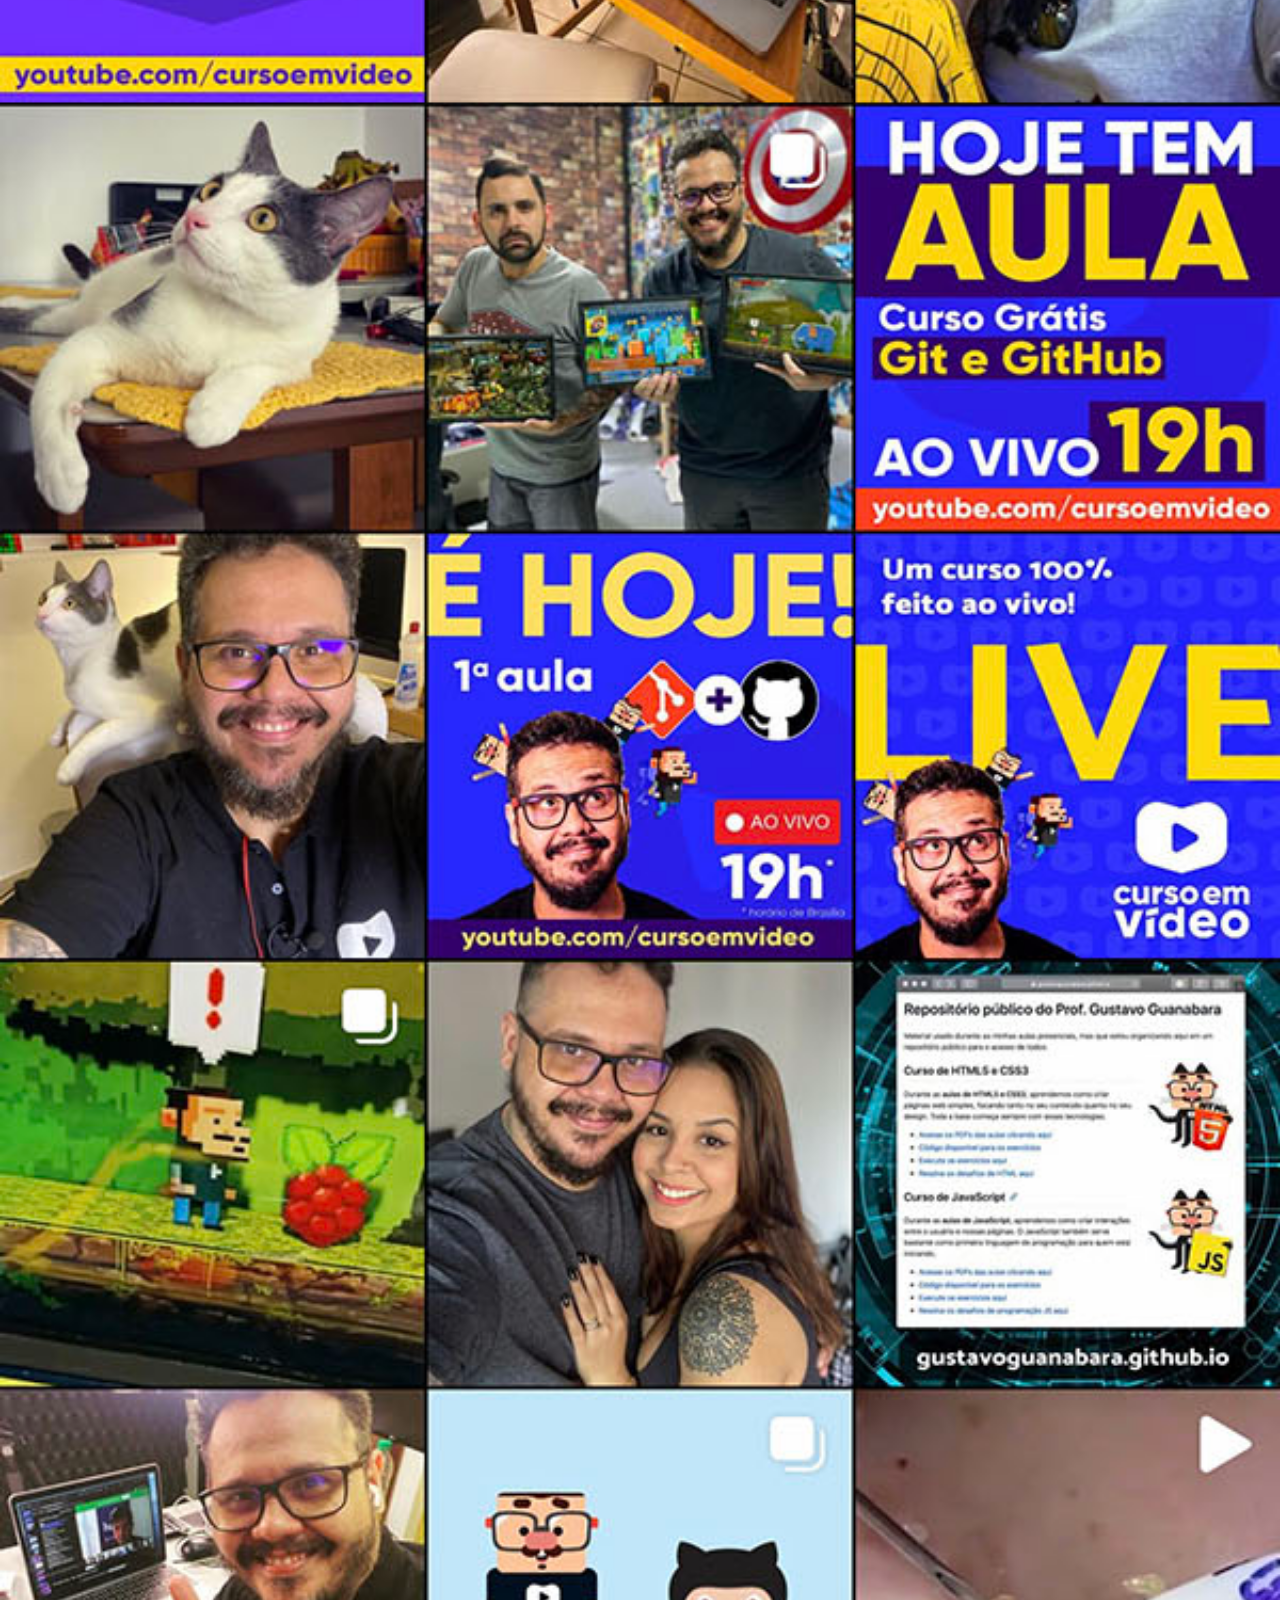
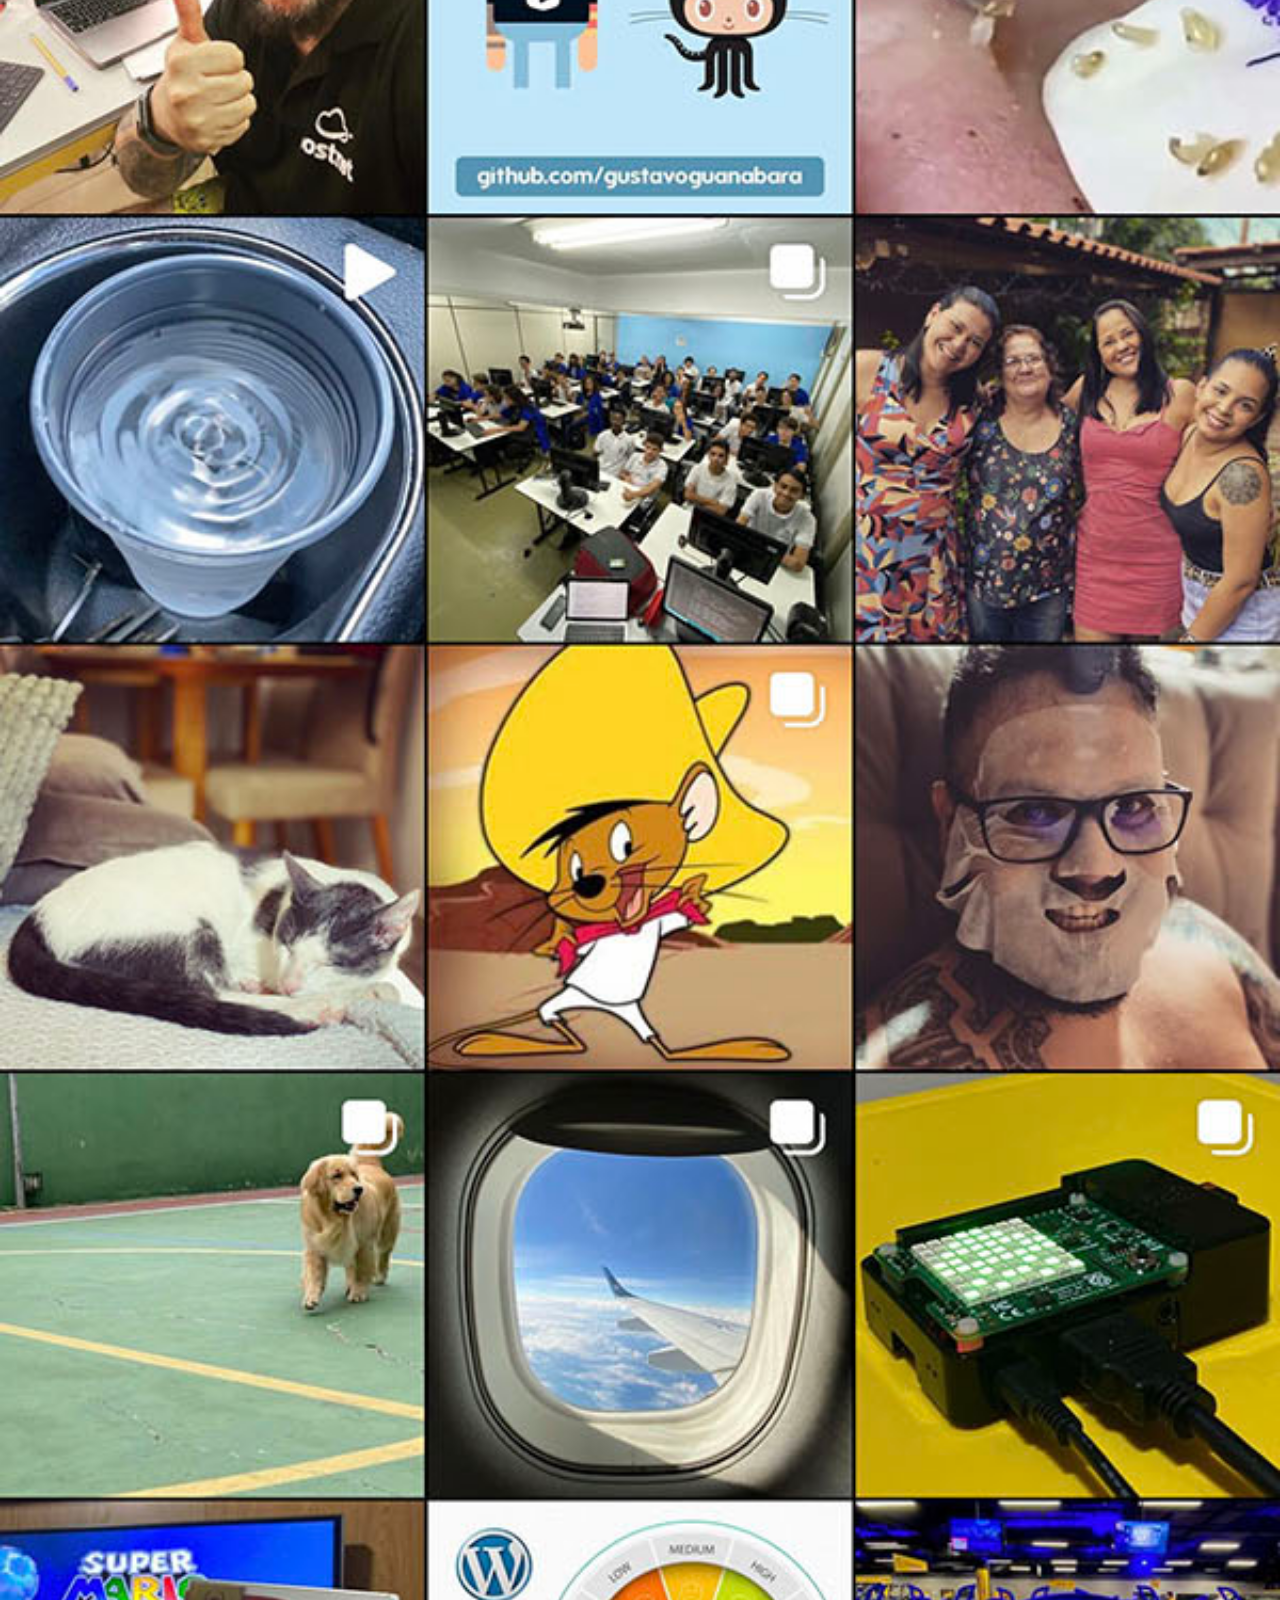
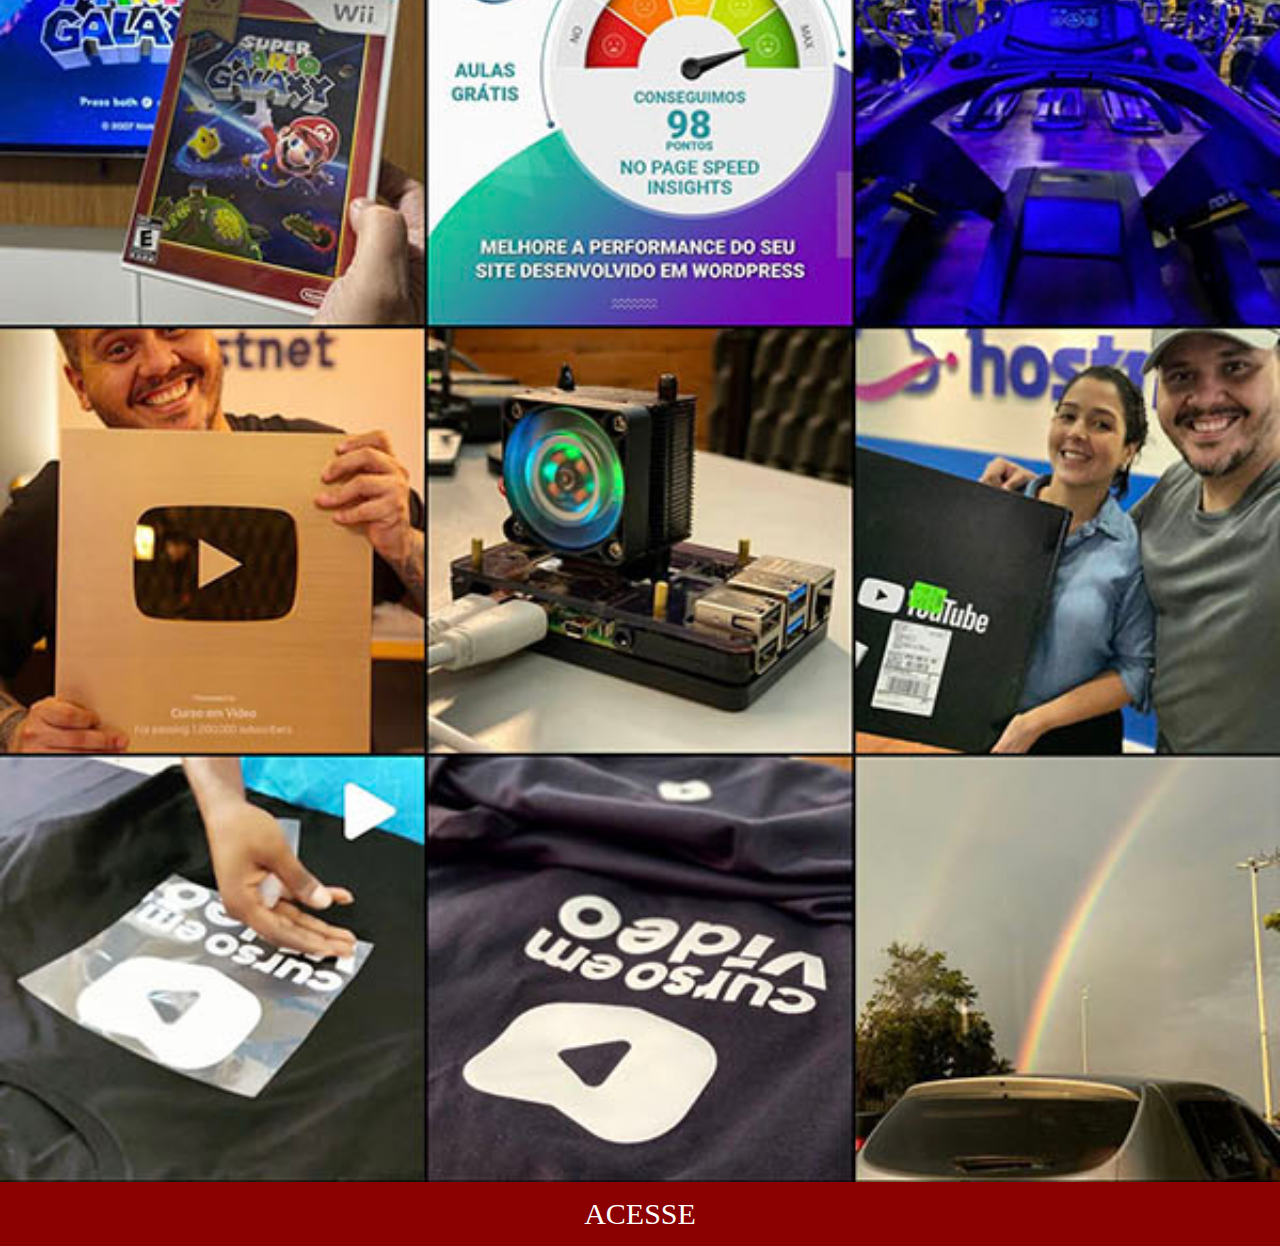
<file: redes-sociais/telas/instagram.html>
<!DOCTYPE html>
<html lang="en">
<head>
    <meta charset="UTF-8">
    <meta http-equiv="X-UA-Compatible" content="IE=edge">
    <meta name="viewport" content="width=device-width, initial-scale=1.0">
    <title>Tela Instagram</title>
    <link rel="stylesheet" href="../estilos/style-telas.css">
</head>
<body>
     <img src="../imagens/tela-instagram.jpg" alt="Tela de um Instagram">
     <a href="https://www.instagram.com/gustavoguanabara/" target="_blank">ACESSE</a>  
</body>
</html>
</file>
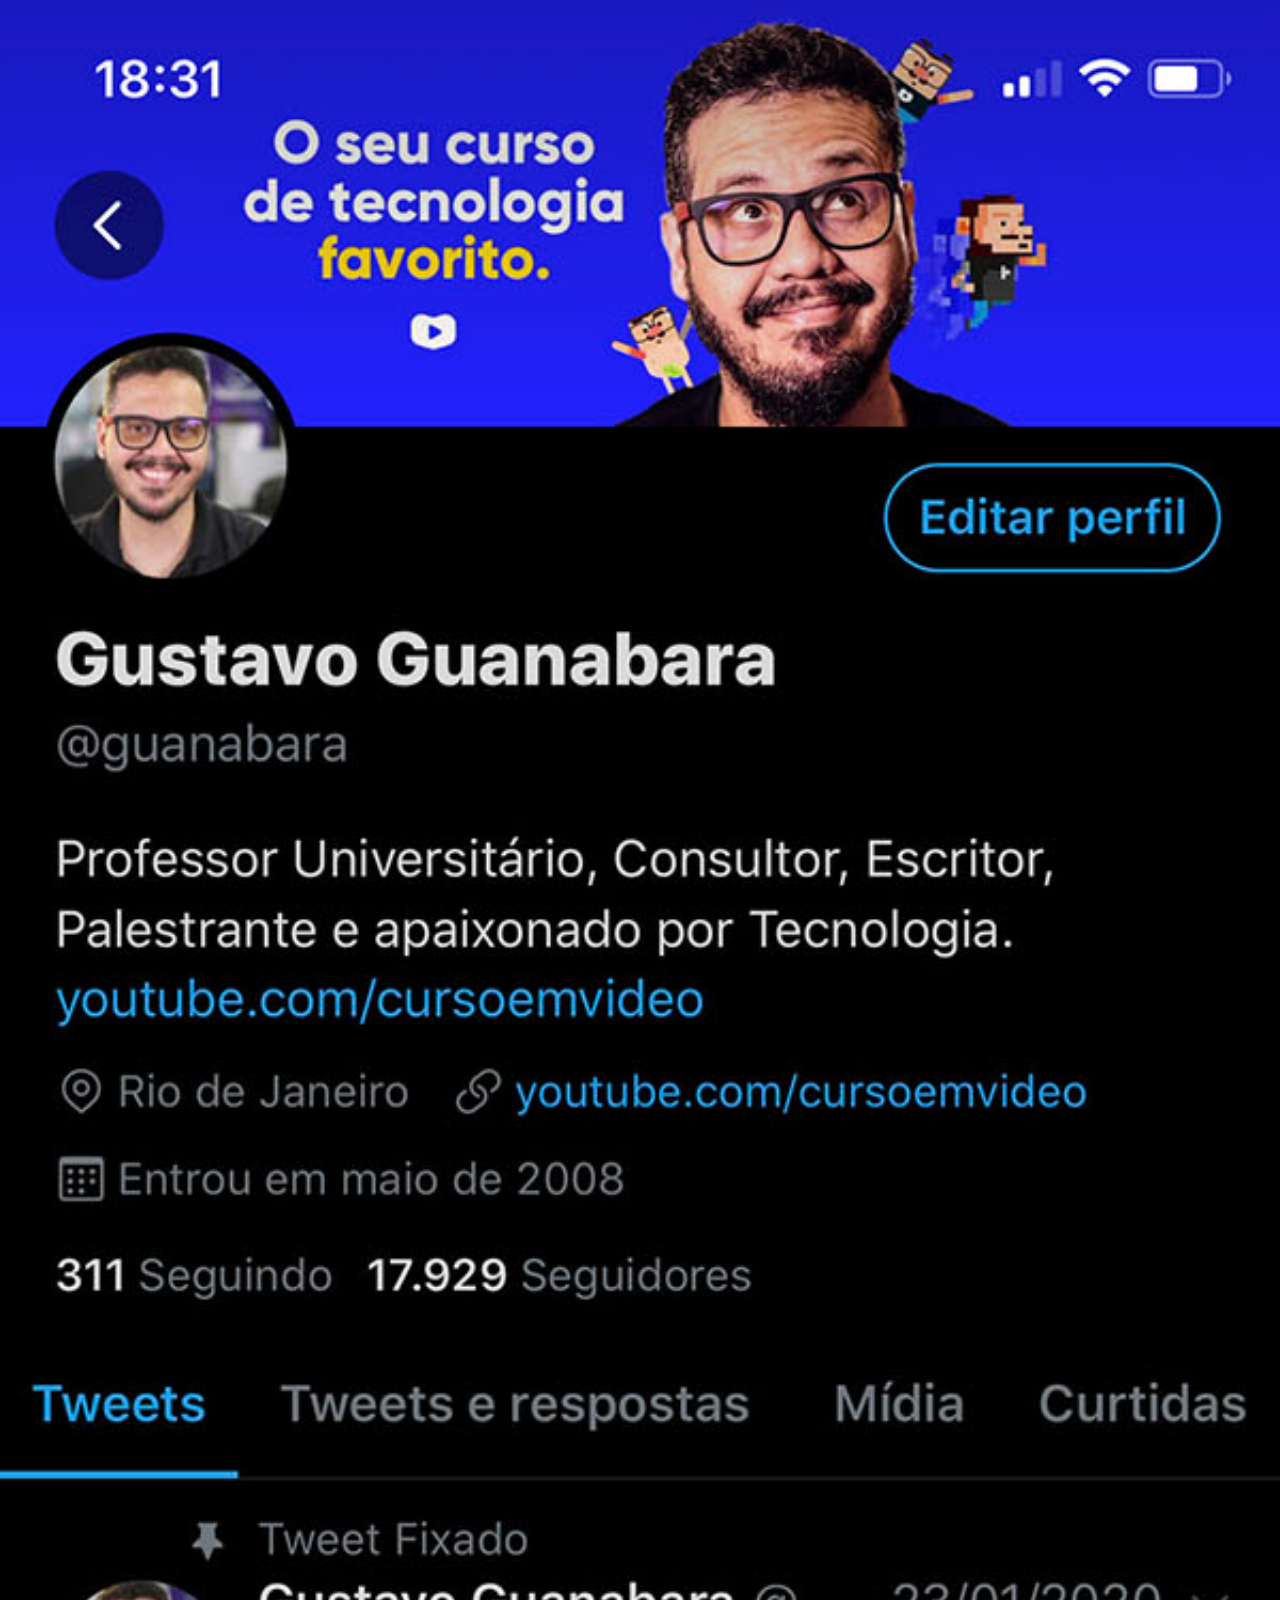
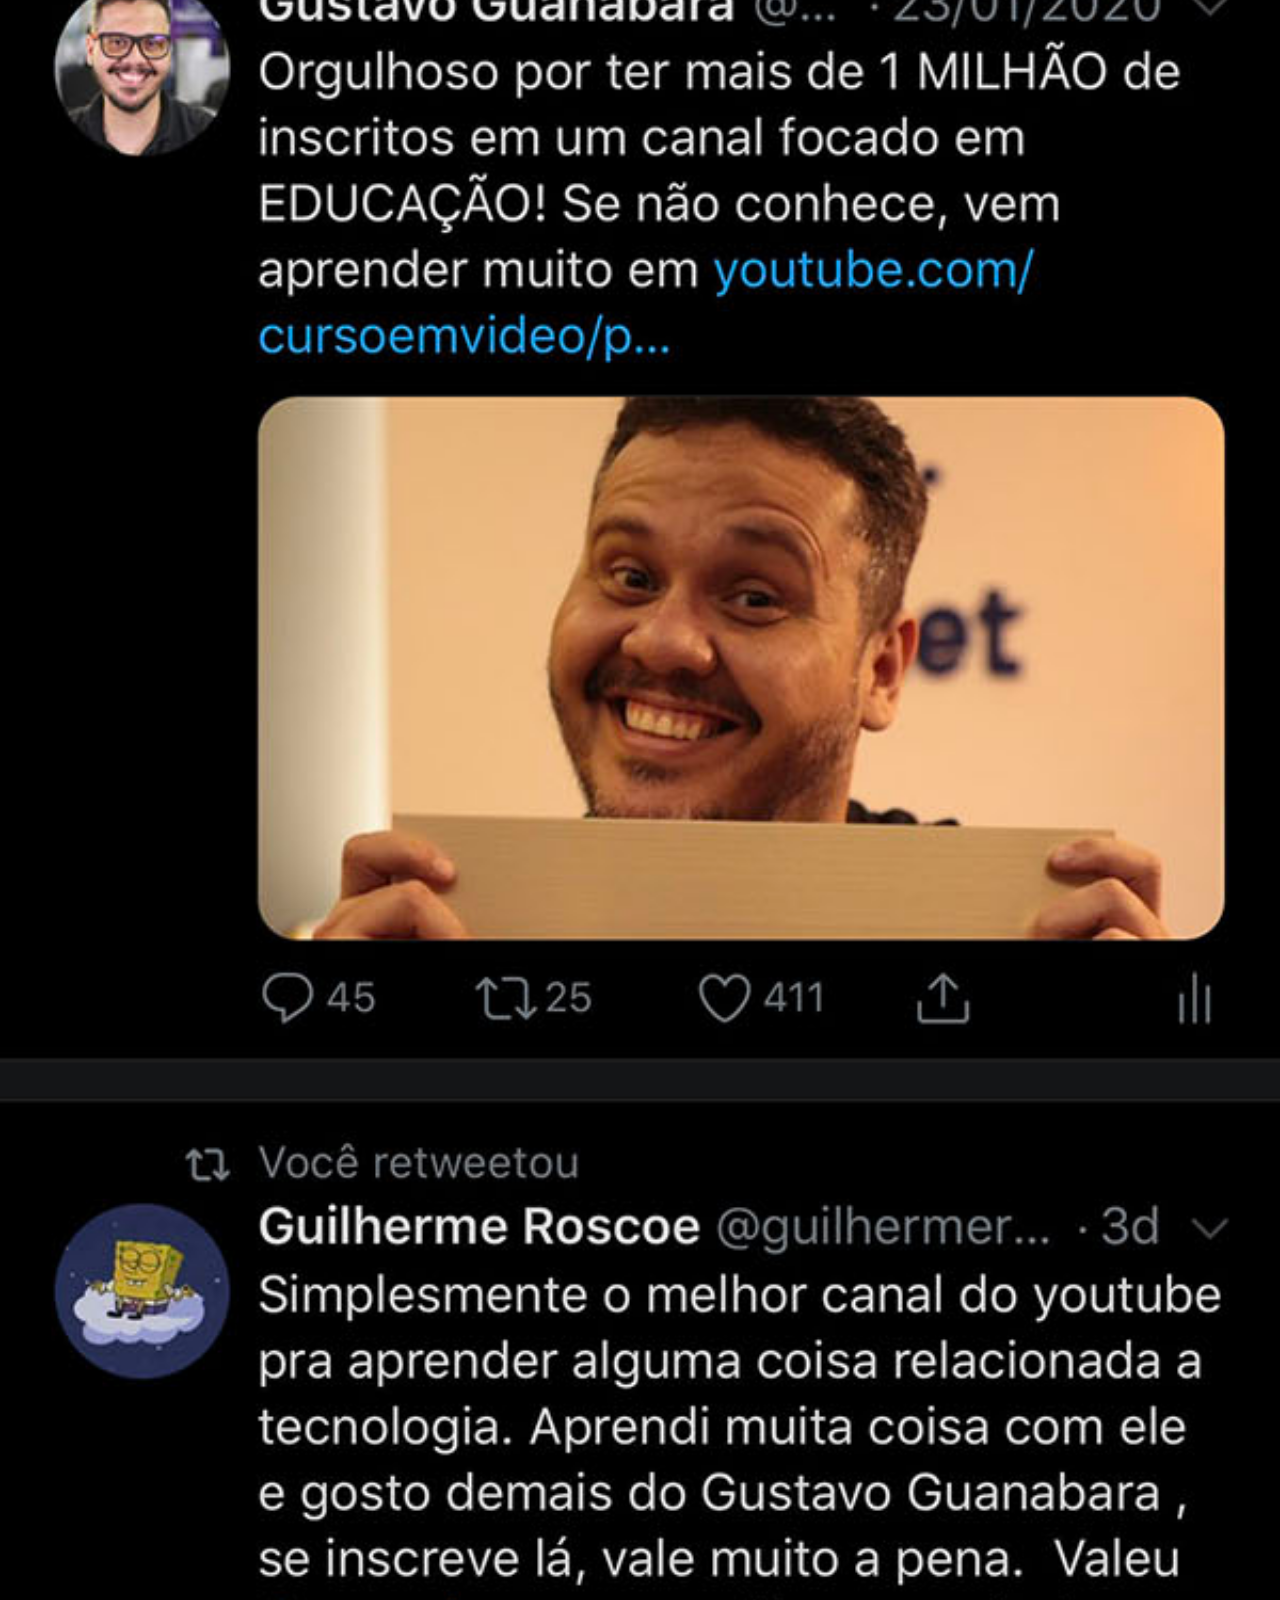
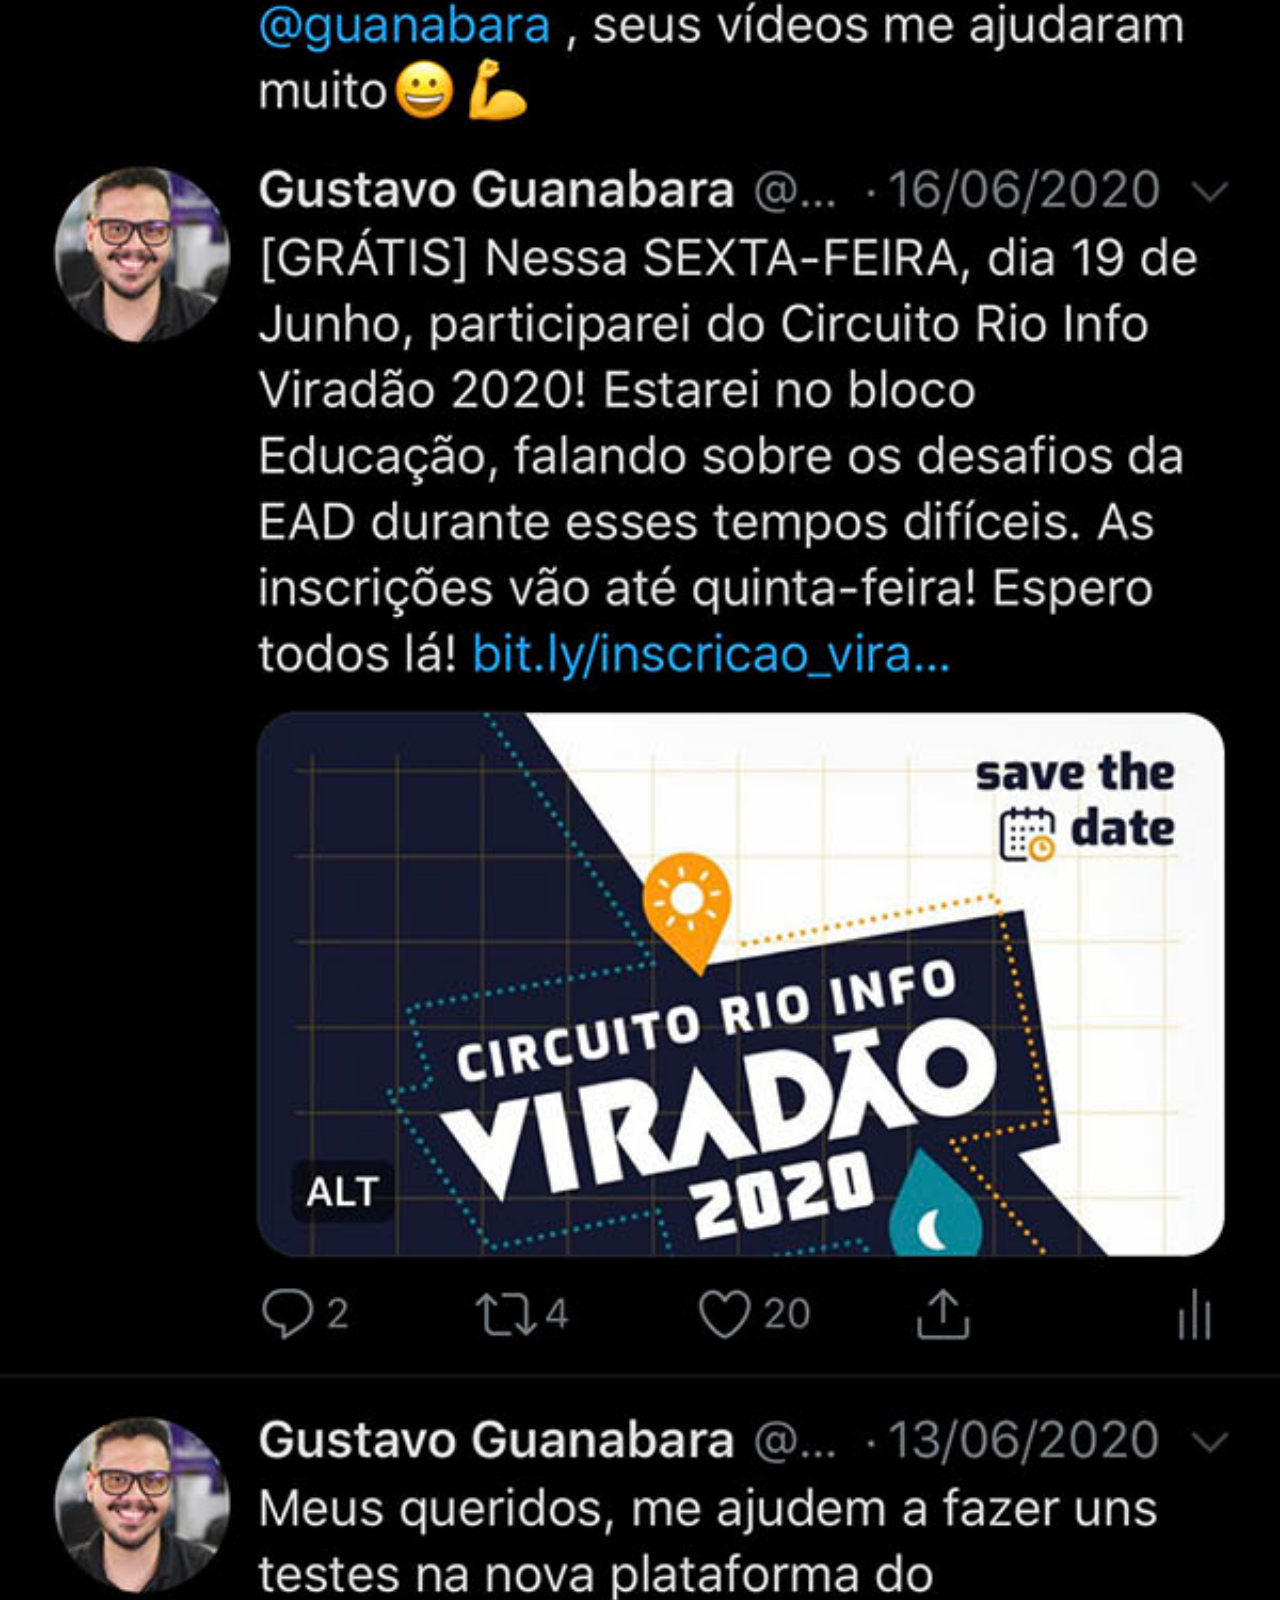
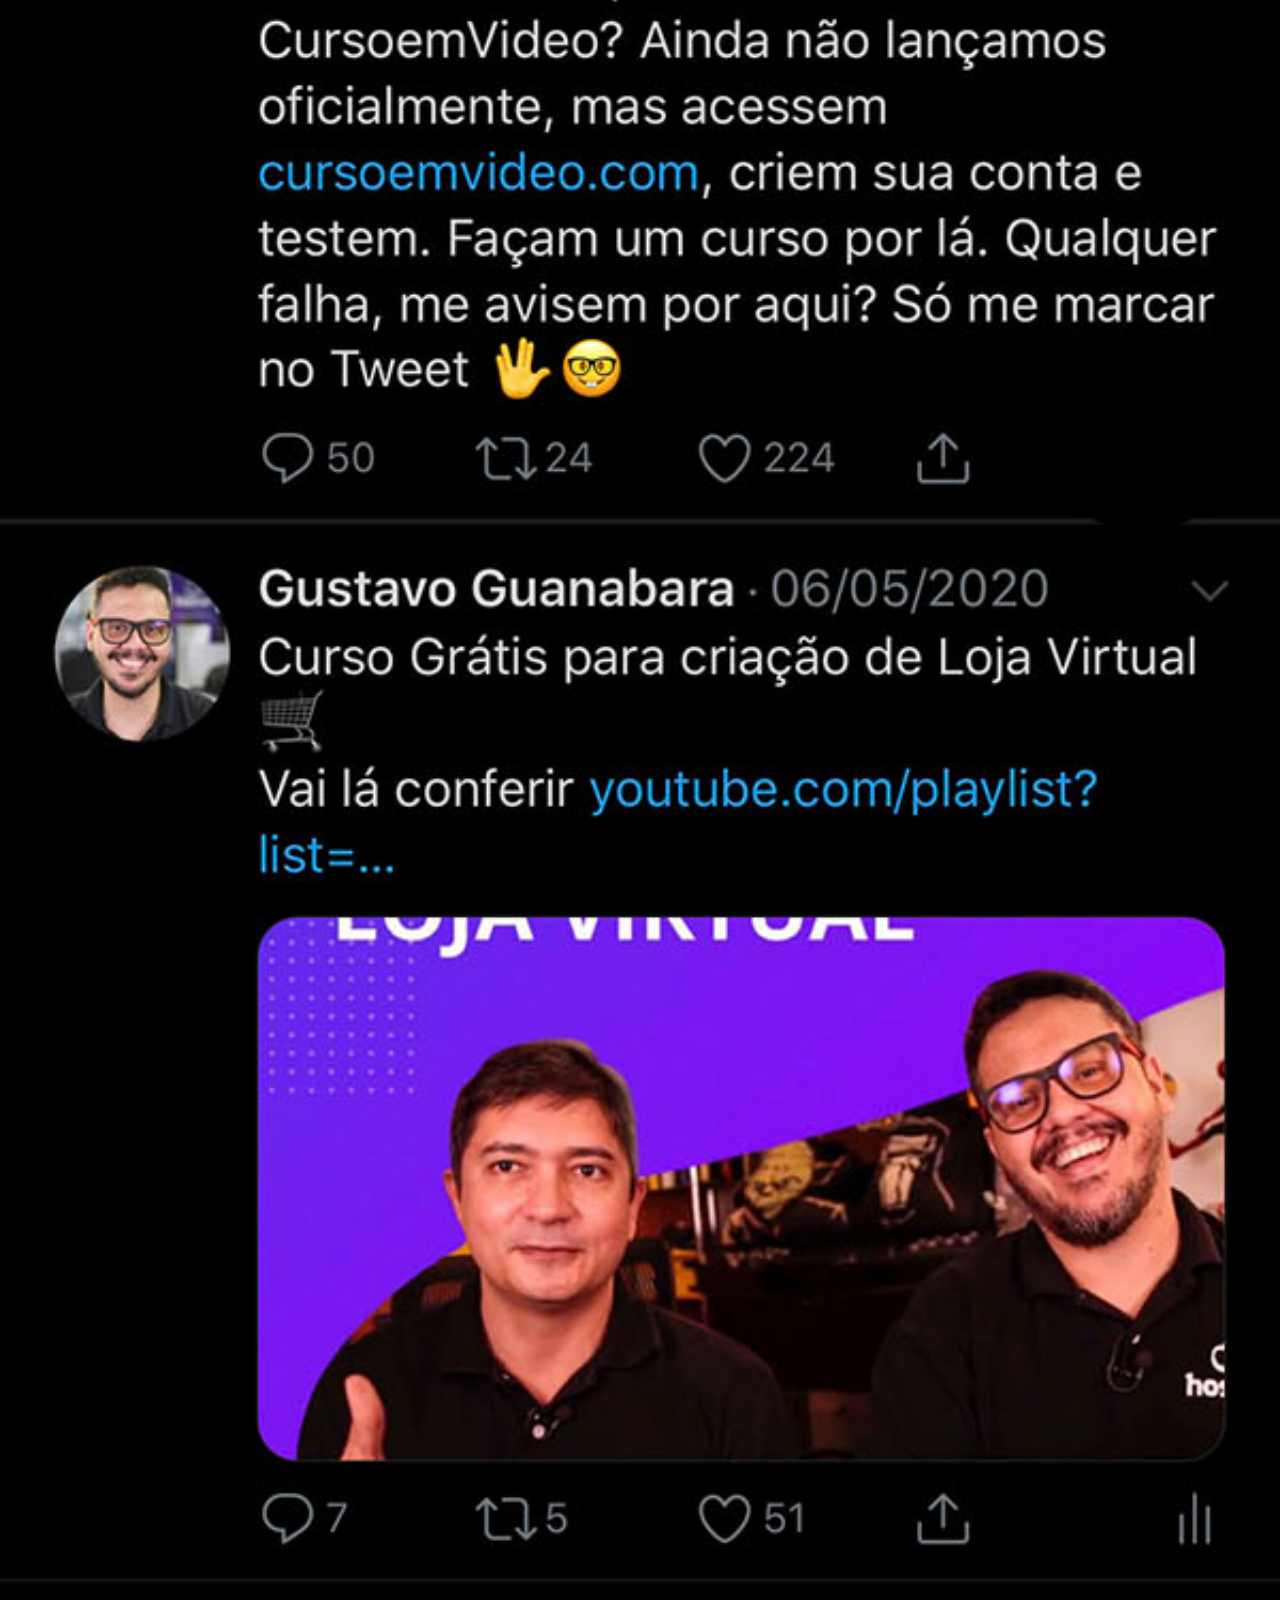
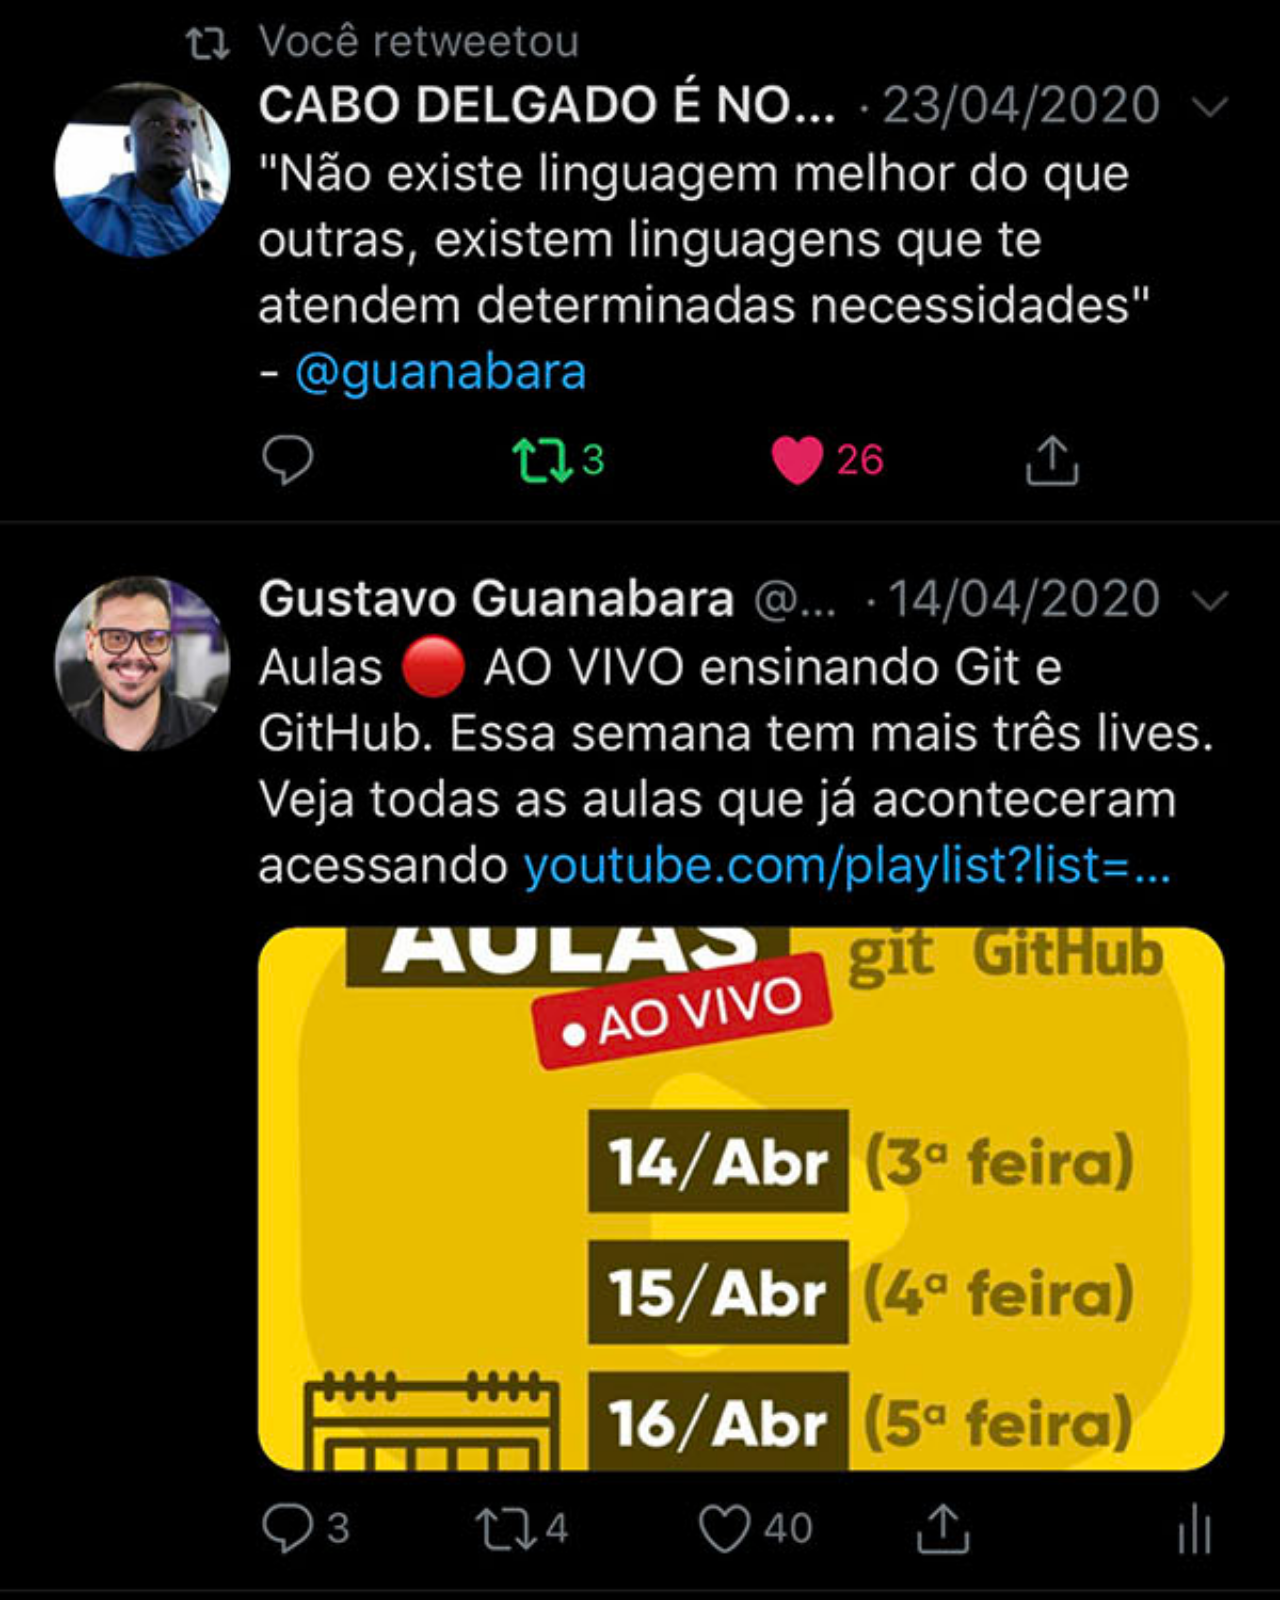
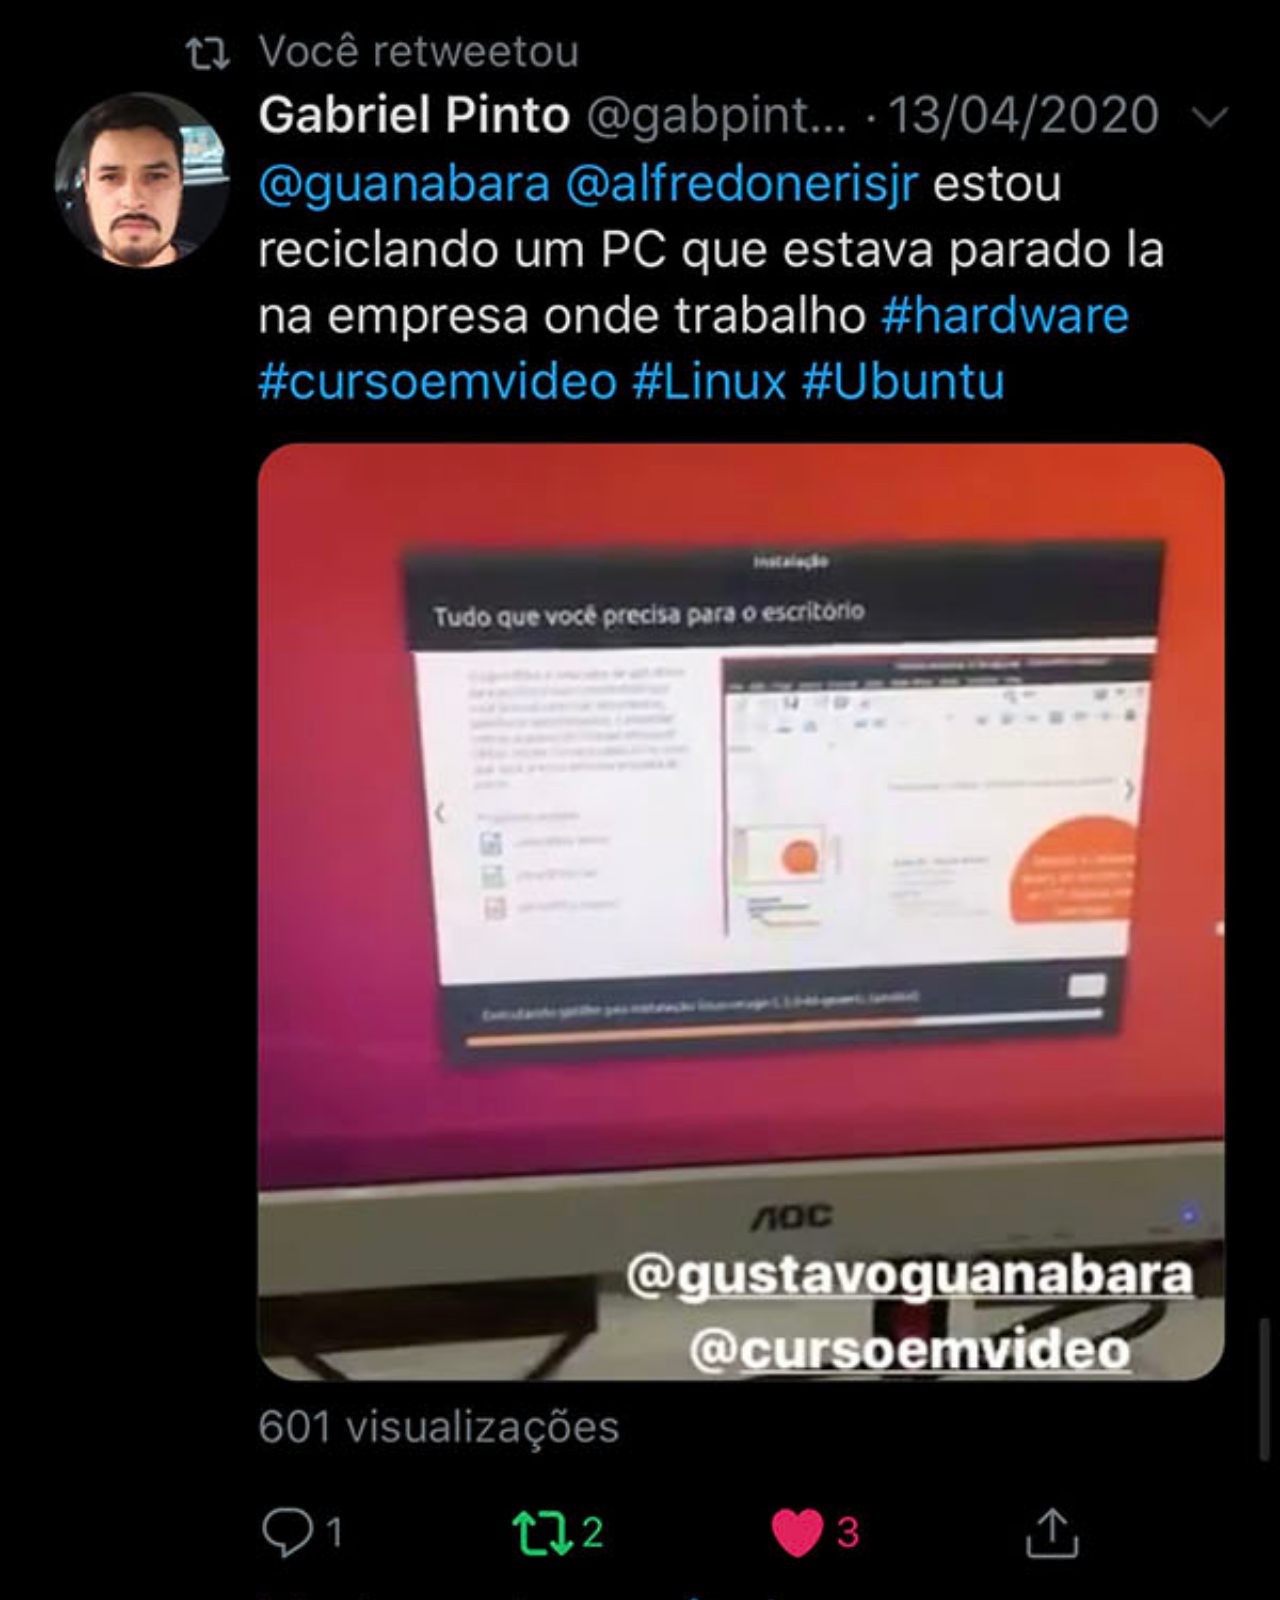
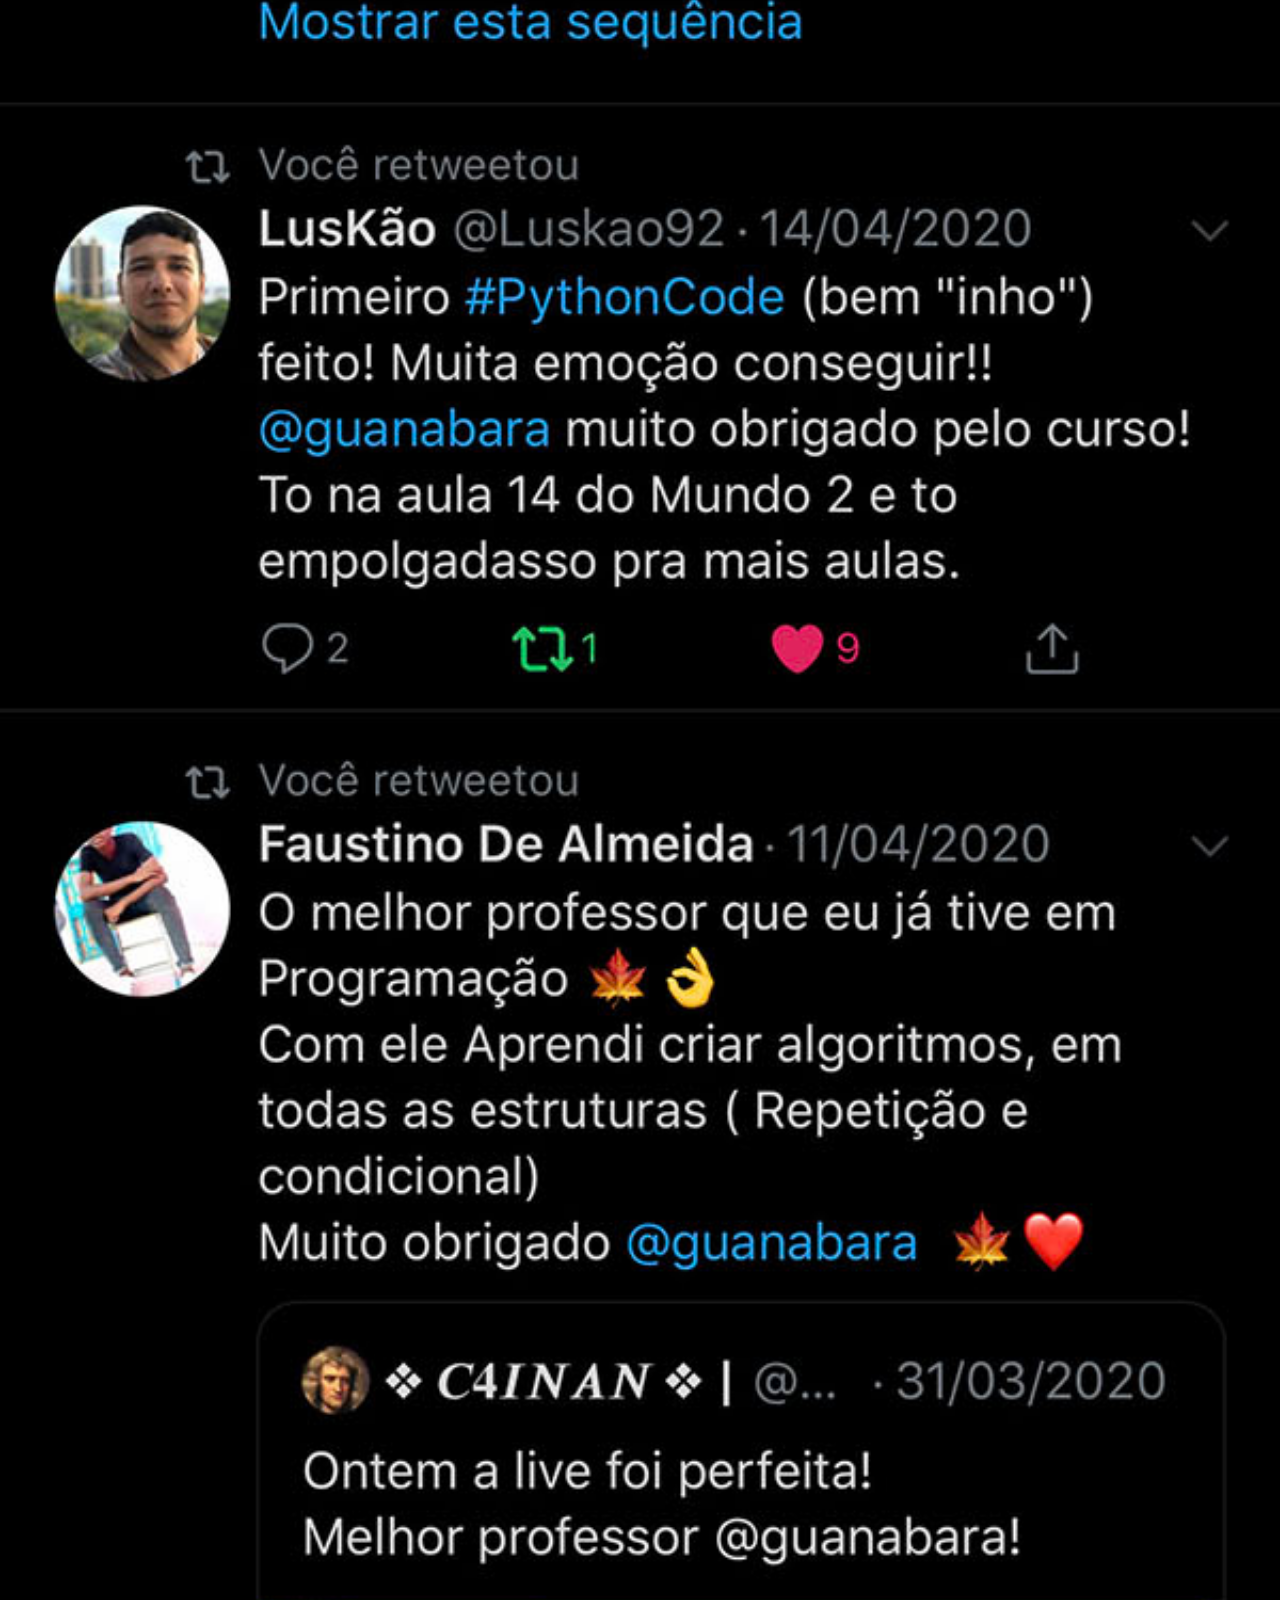
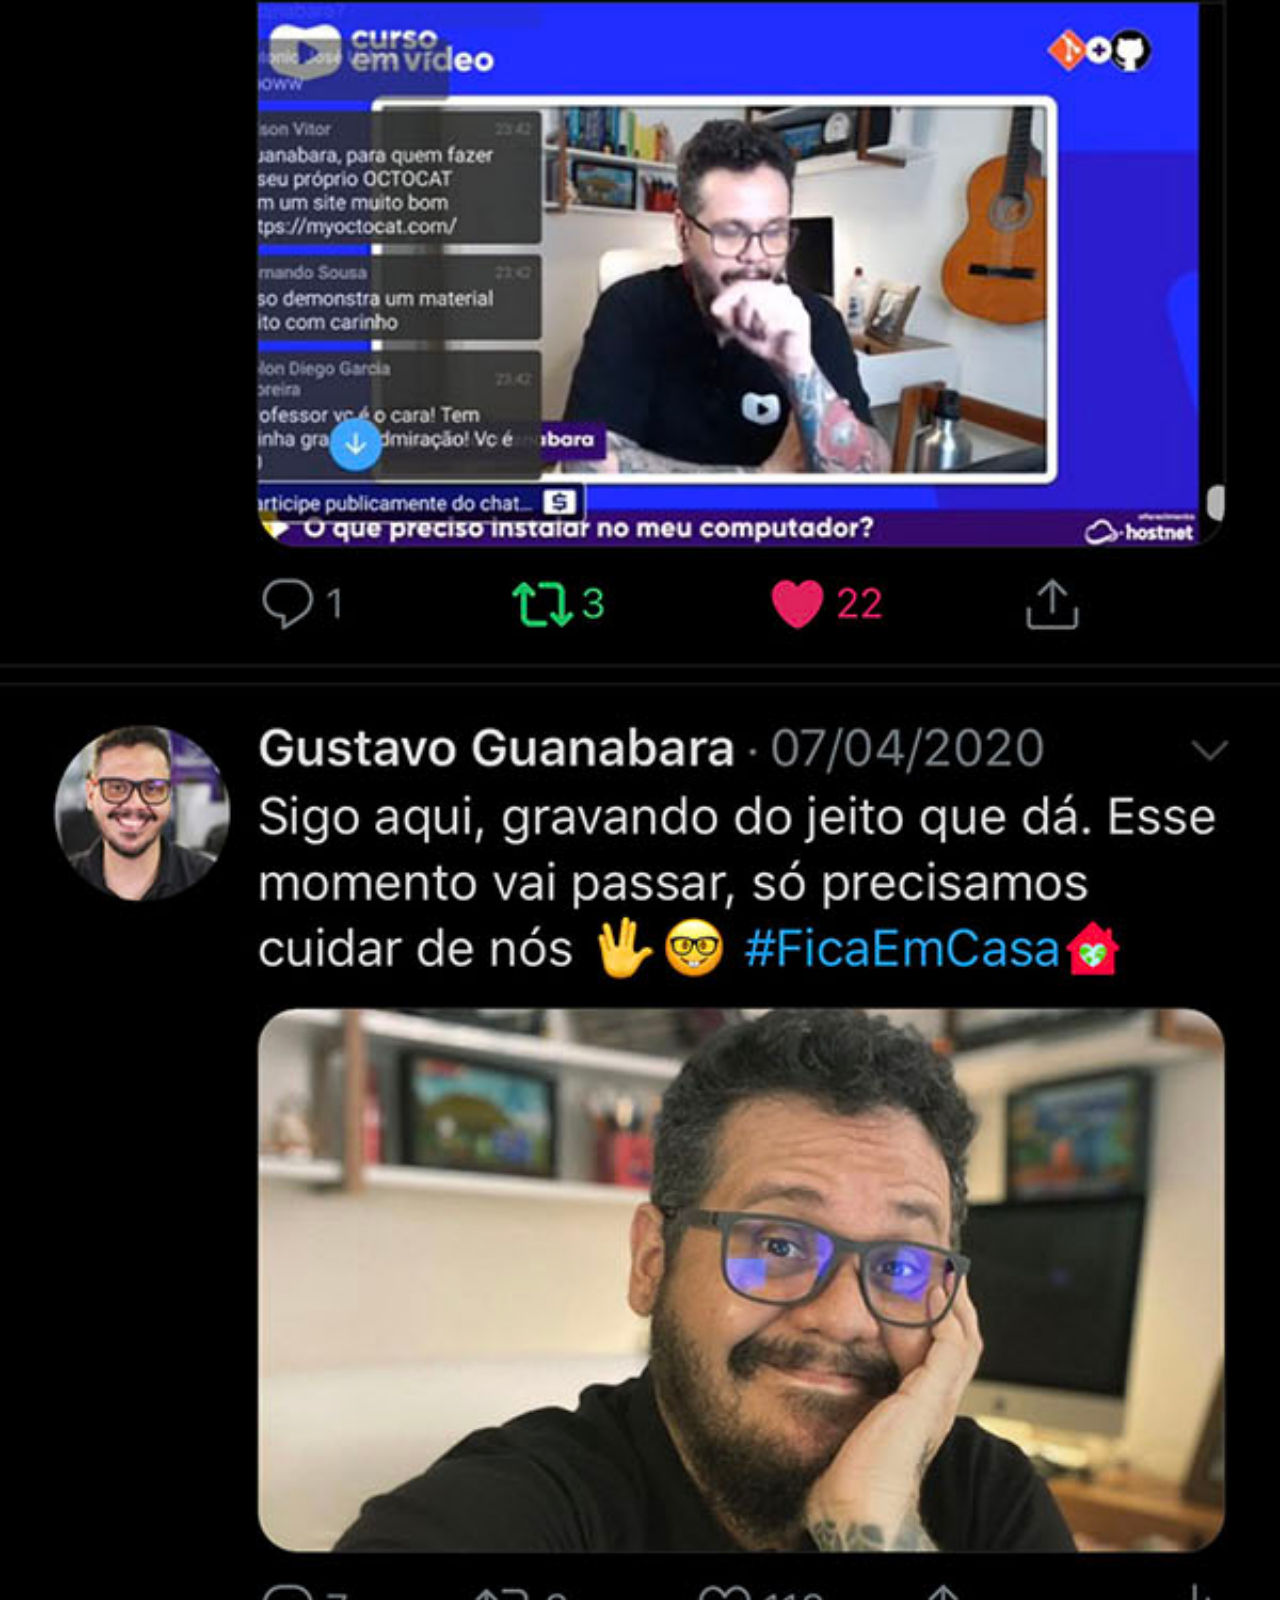
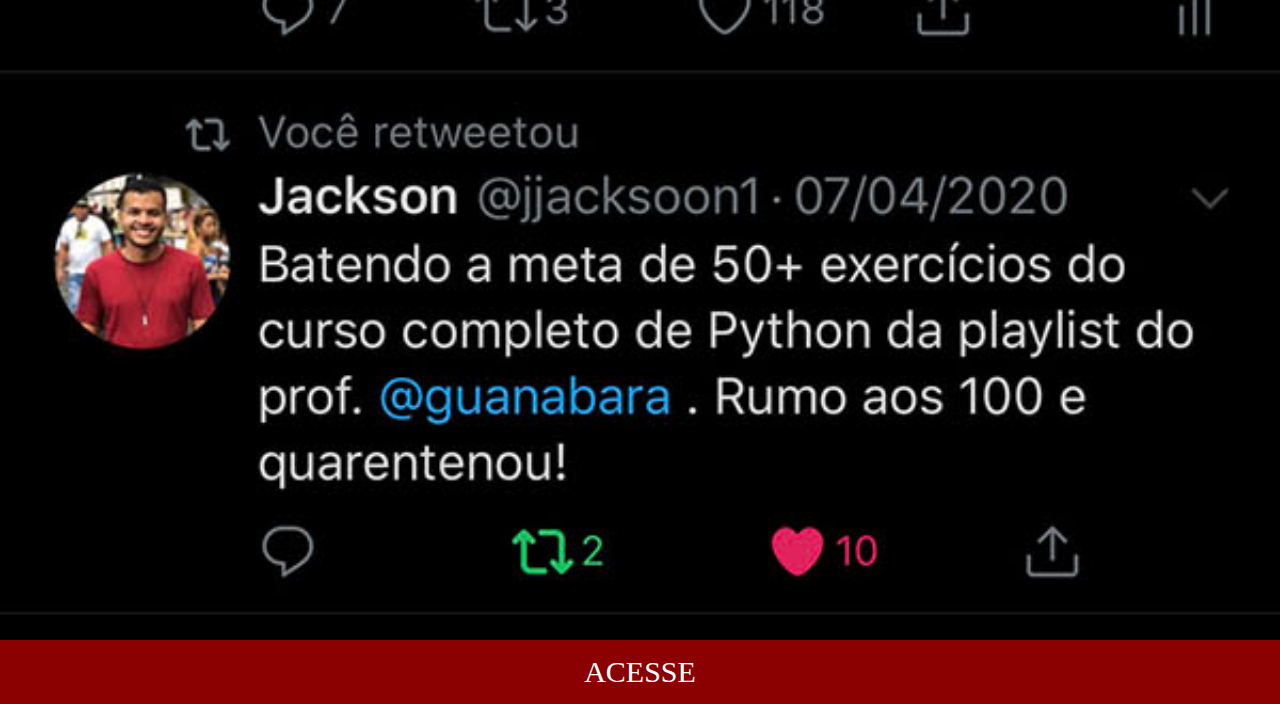
<file: redes-sociais/telas/twitter.html>
<!DOCTYPE html>
<html lang="en">
<head>
    <meta charset="UTF-8">
    <meta http-equiv="X-UA-Compatible" content="IE=edge">
    <meta name="viewport" content="width=device-width, initial-scale=1.0">
    <title>Tela Twitter</title>
    <link rel="stylesheet" href="../estilos/style-telas.css">
</head>
<body>
     <img src="../imagens/tela-twitter.jpg" alt="Tela de um Facebook">
     <a href="https://twitter.com/guanabara/" target="_blank">ACESSE</a>
</body>
</html>
</file>
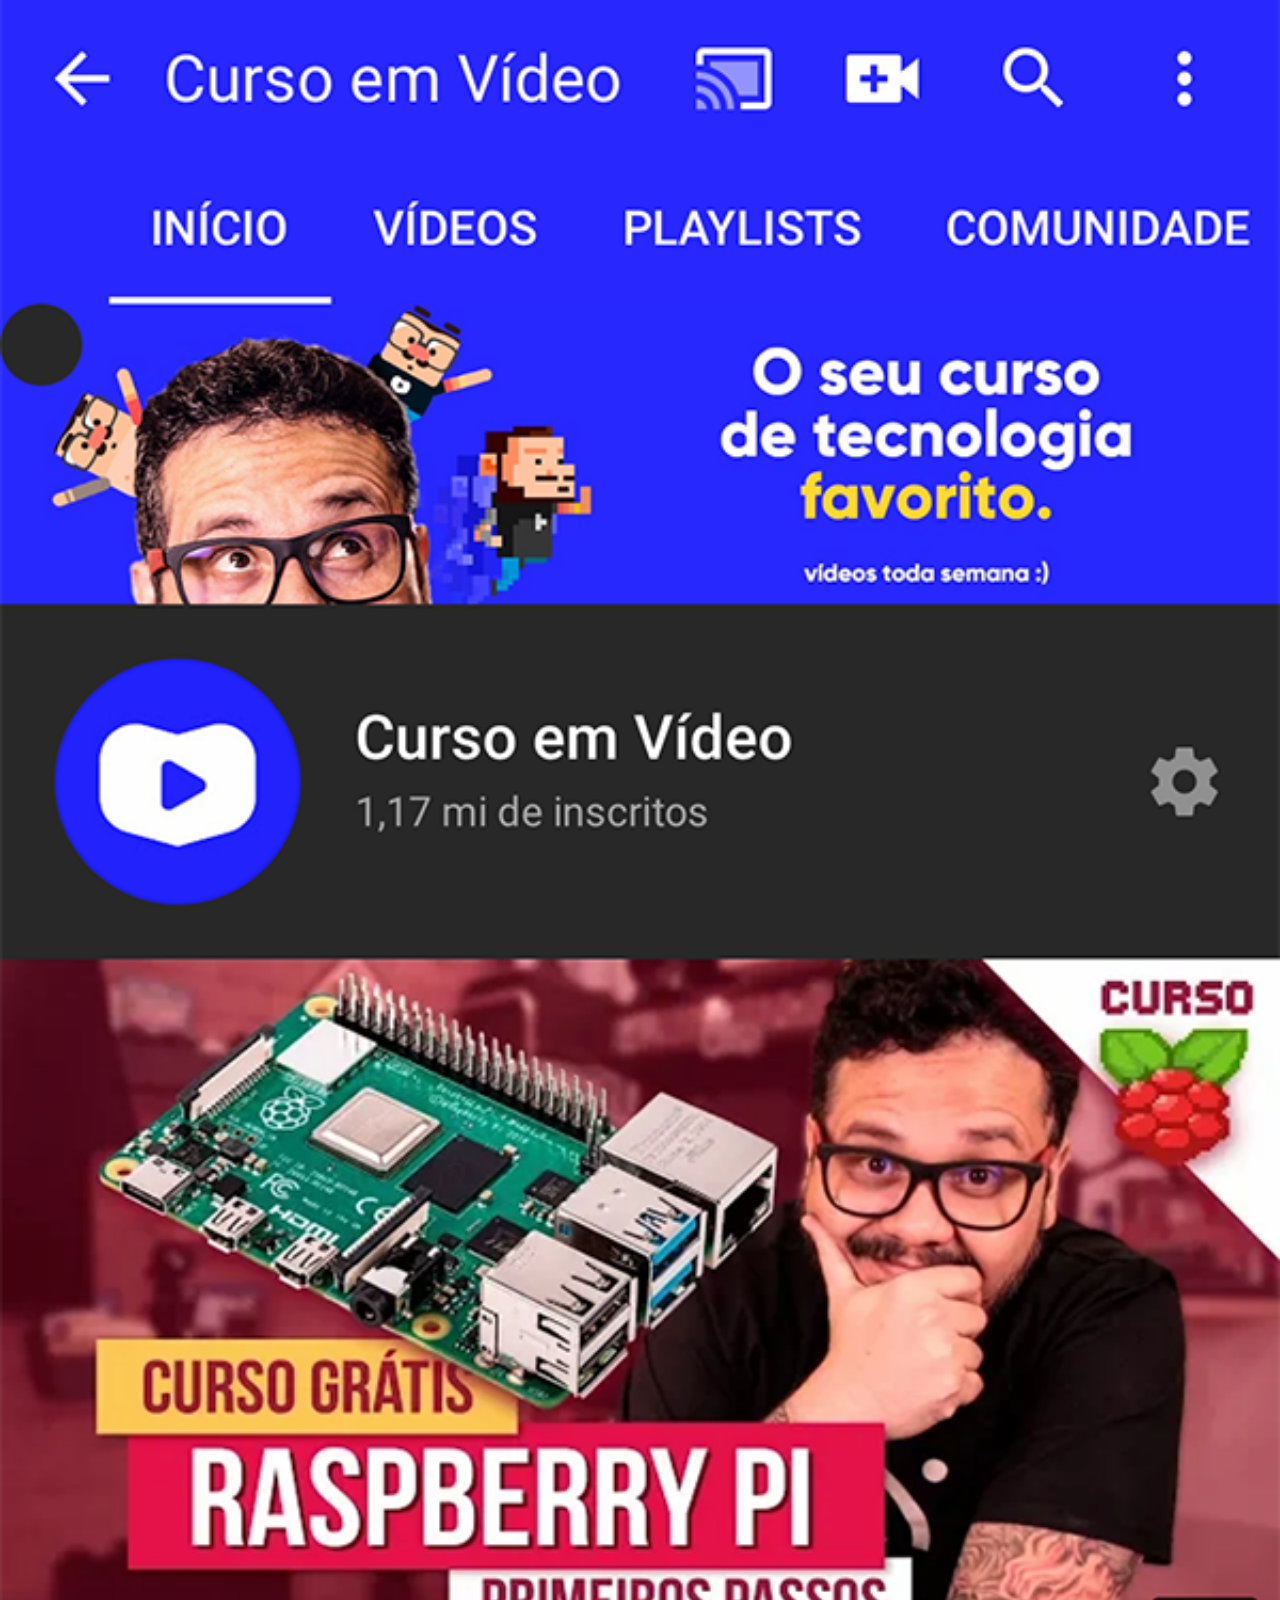
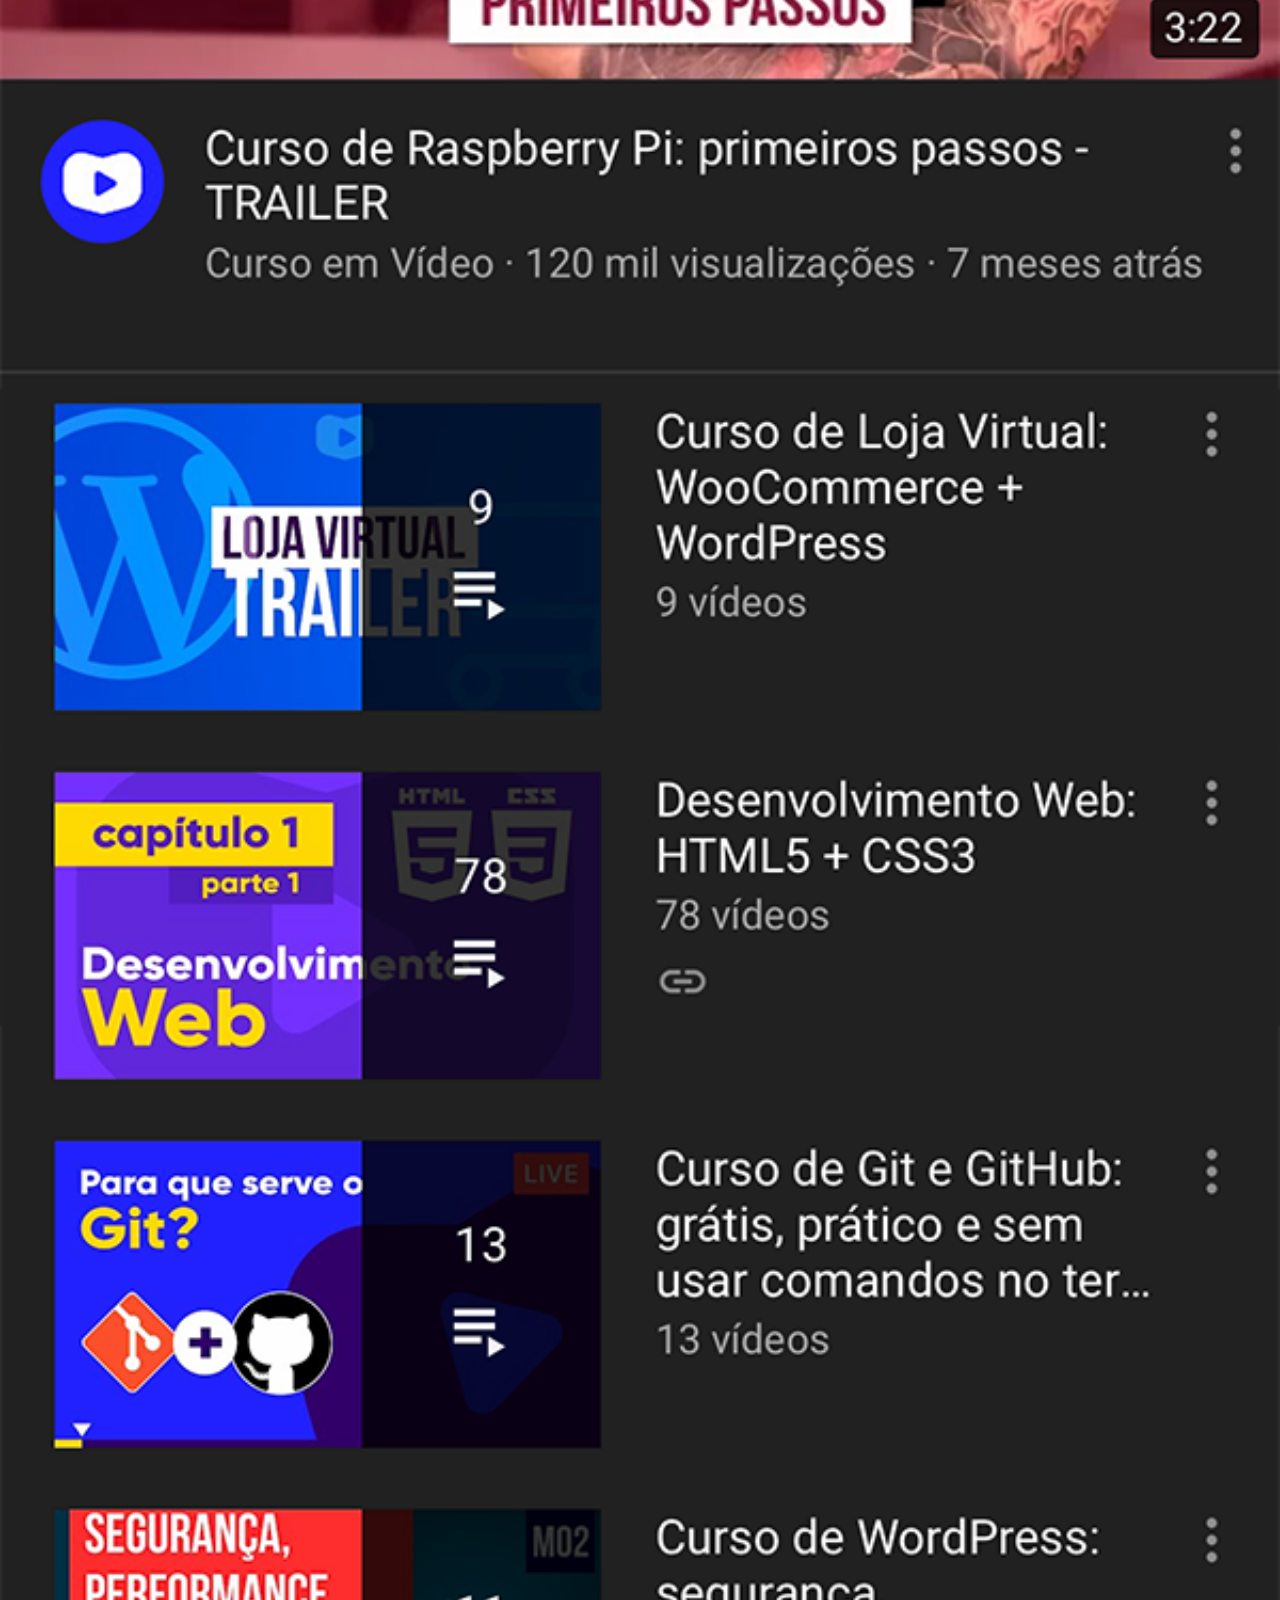
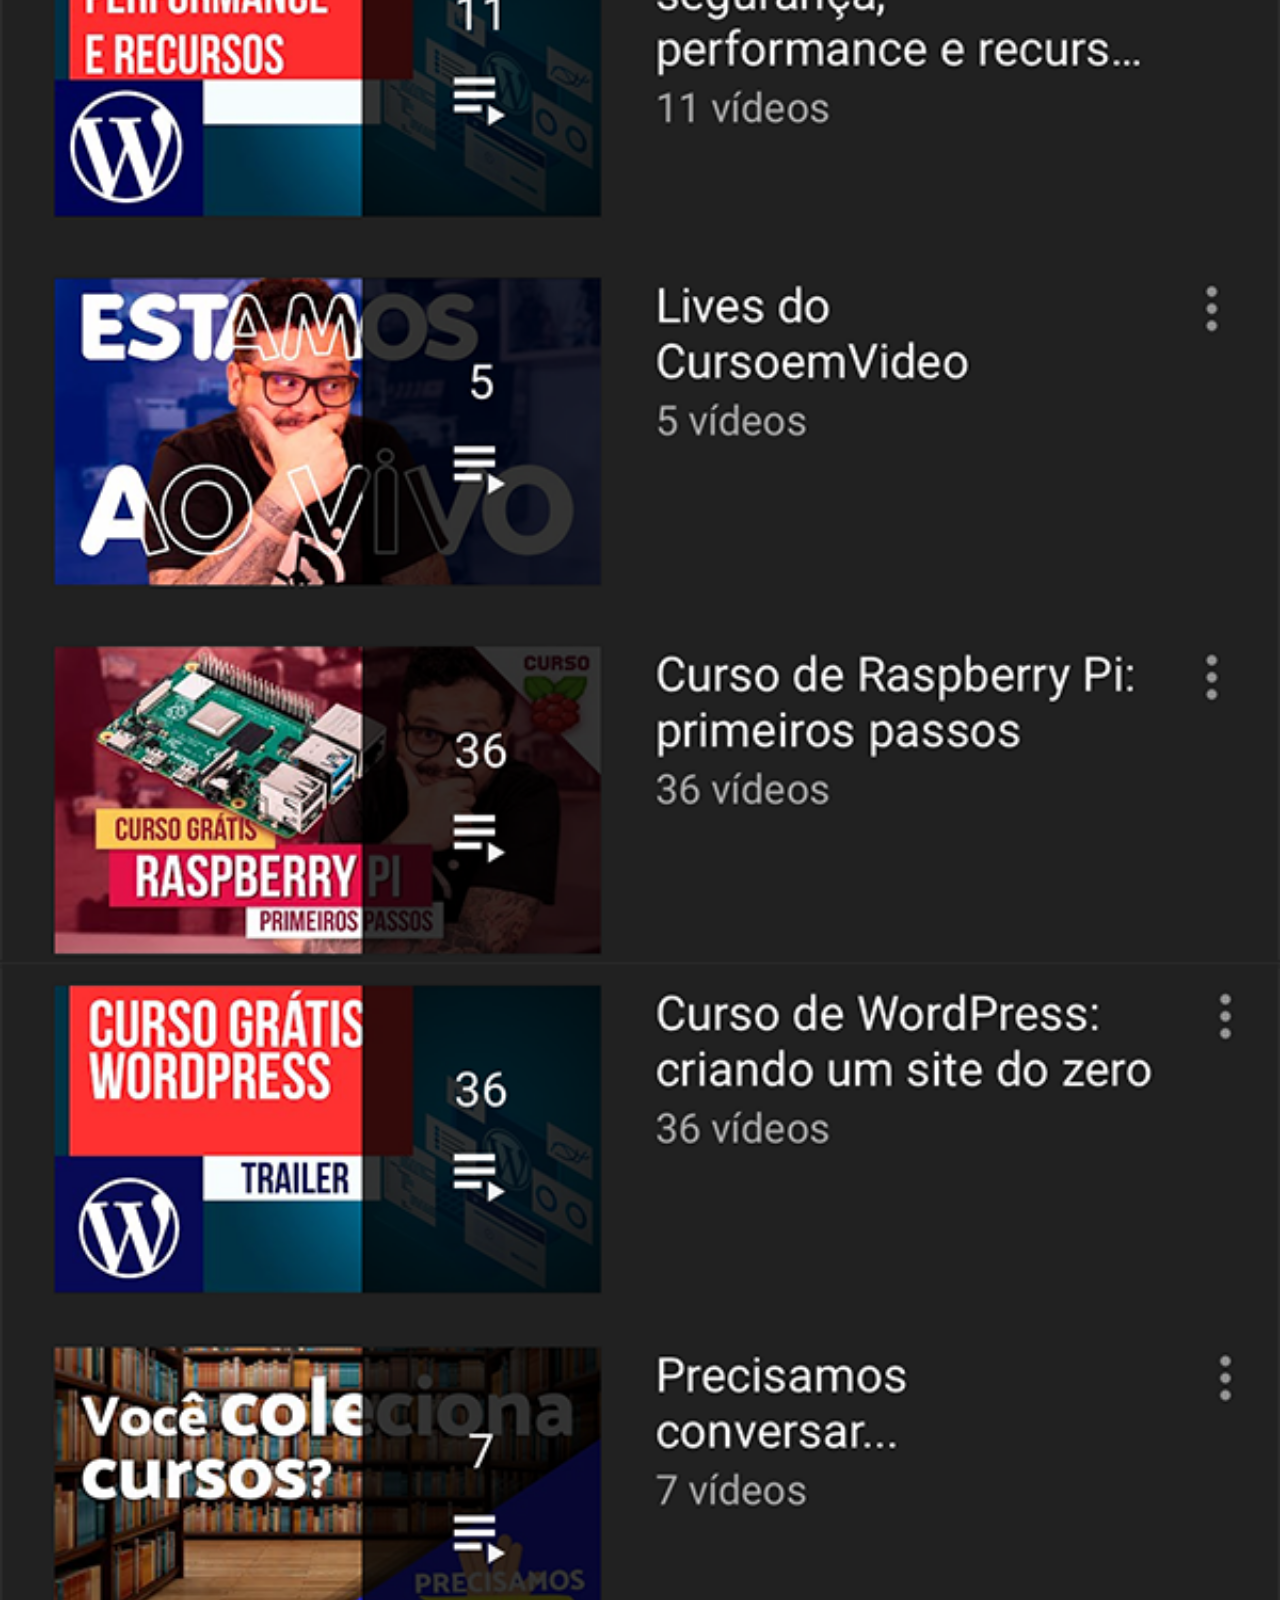
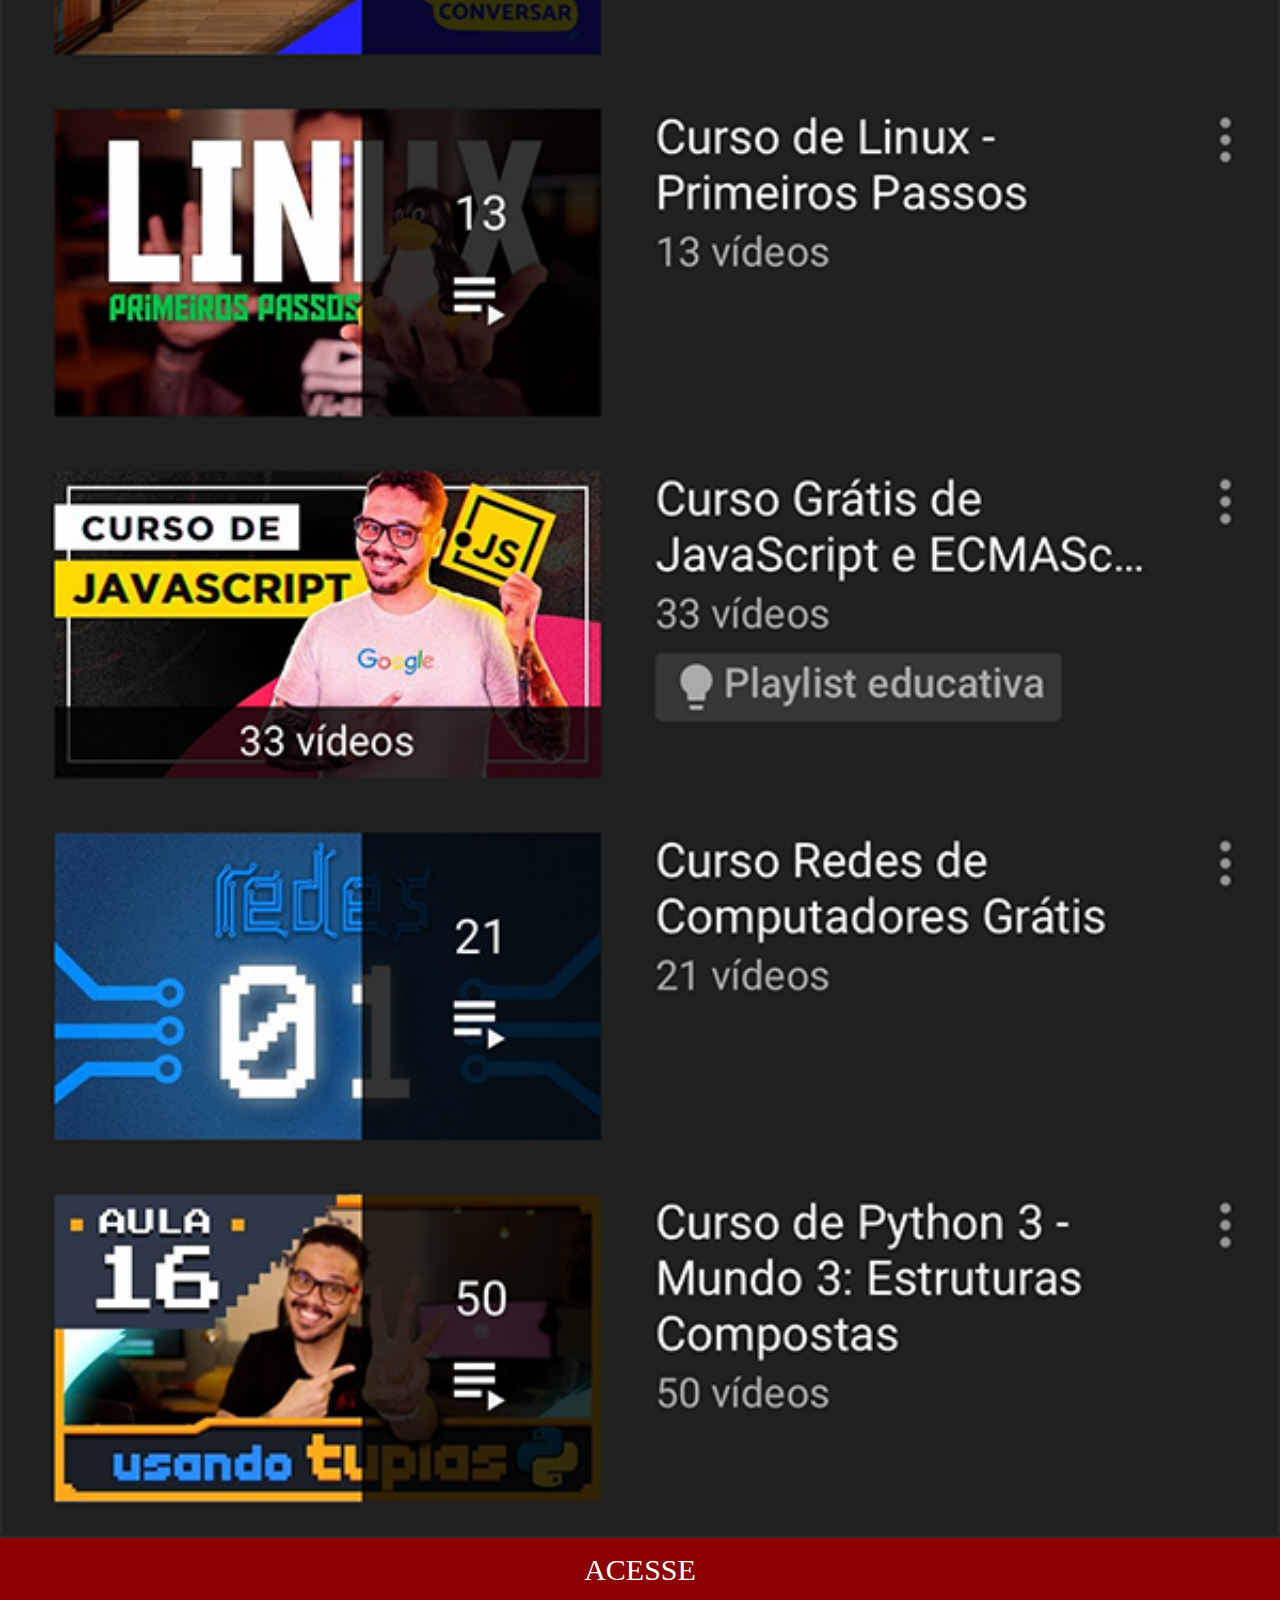
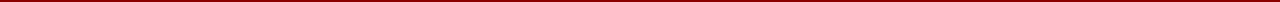
<file: redes-sociais/telas/youtube.html>
<!DOCTYPE html>
<html lang="pt-BR">
<head>
    <meta charset="UTF-8">
    <meta http-equiv="X-UA-Compatible" content="IE=edge">
    <meta name="viewport" content="width=device-width, initial-scale=1.0">
    <title>Tela YouTube</title>
    <link rel="stylesheet" href="../estilos/style-telas.css">
</head>
<body>
     <img src="../imagens/tela-youtube.png" alt="Tela de um Facebook">
     <a href="https://www.youtube.com/user/cursosemvideo/playlists" target="_blank">ACESSE</a>
</body>
</html>
</file>
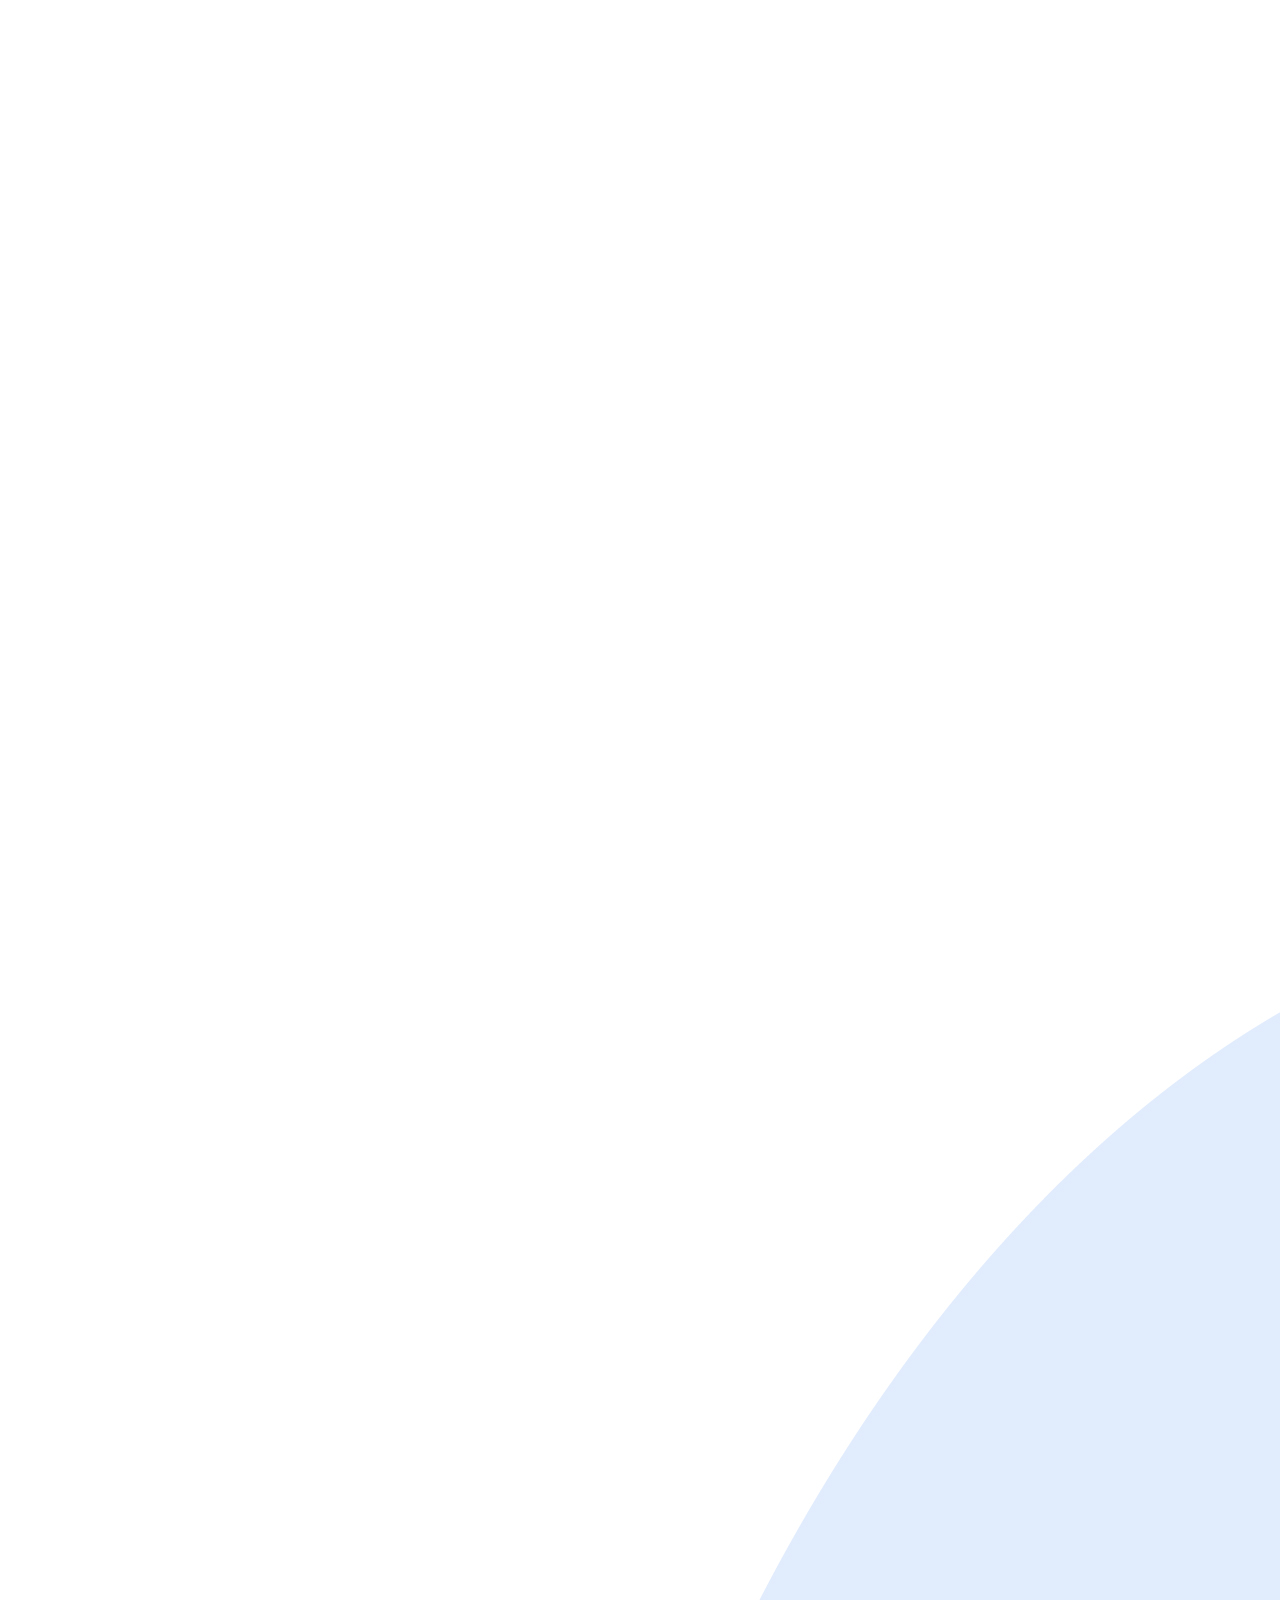
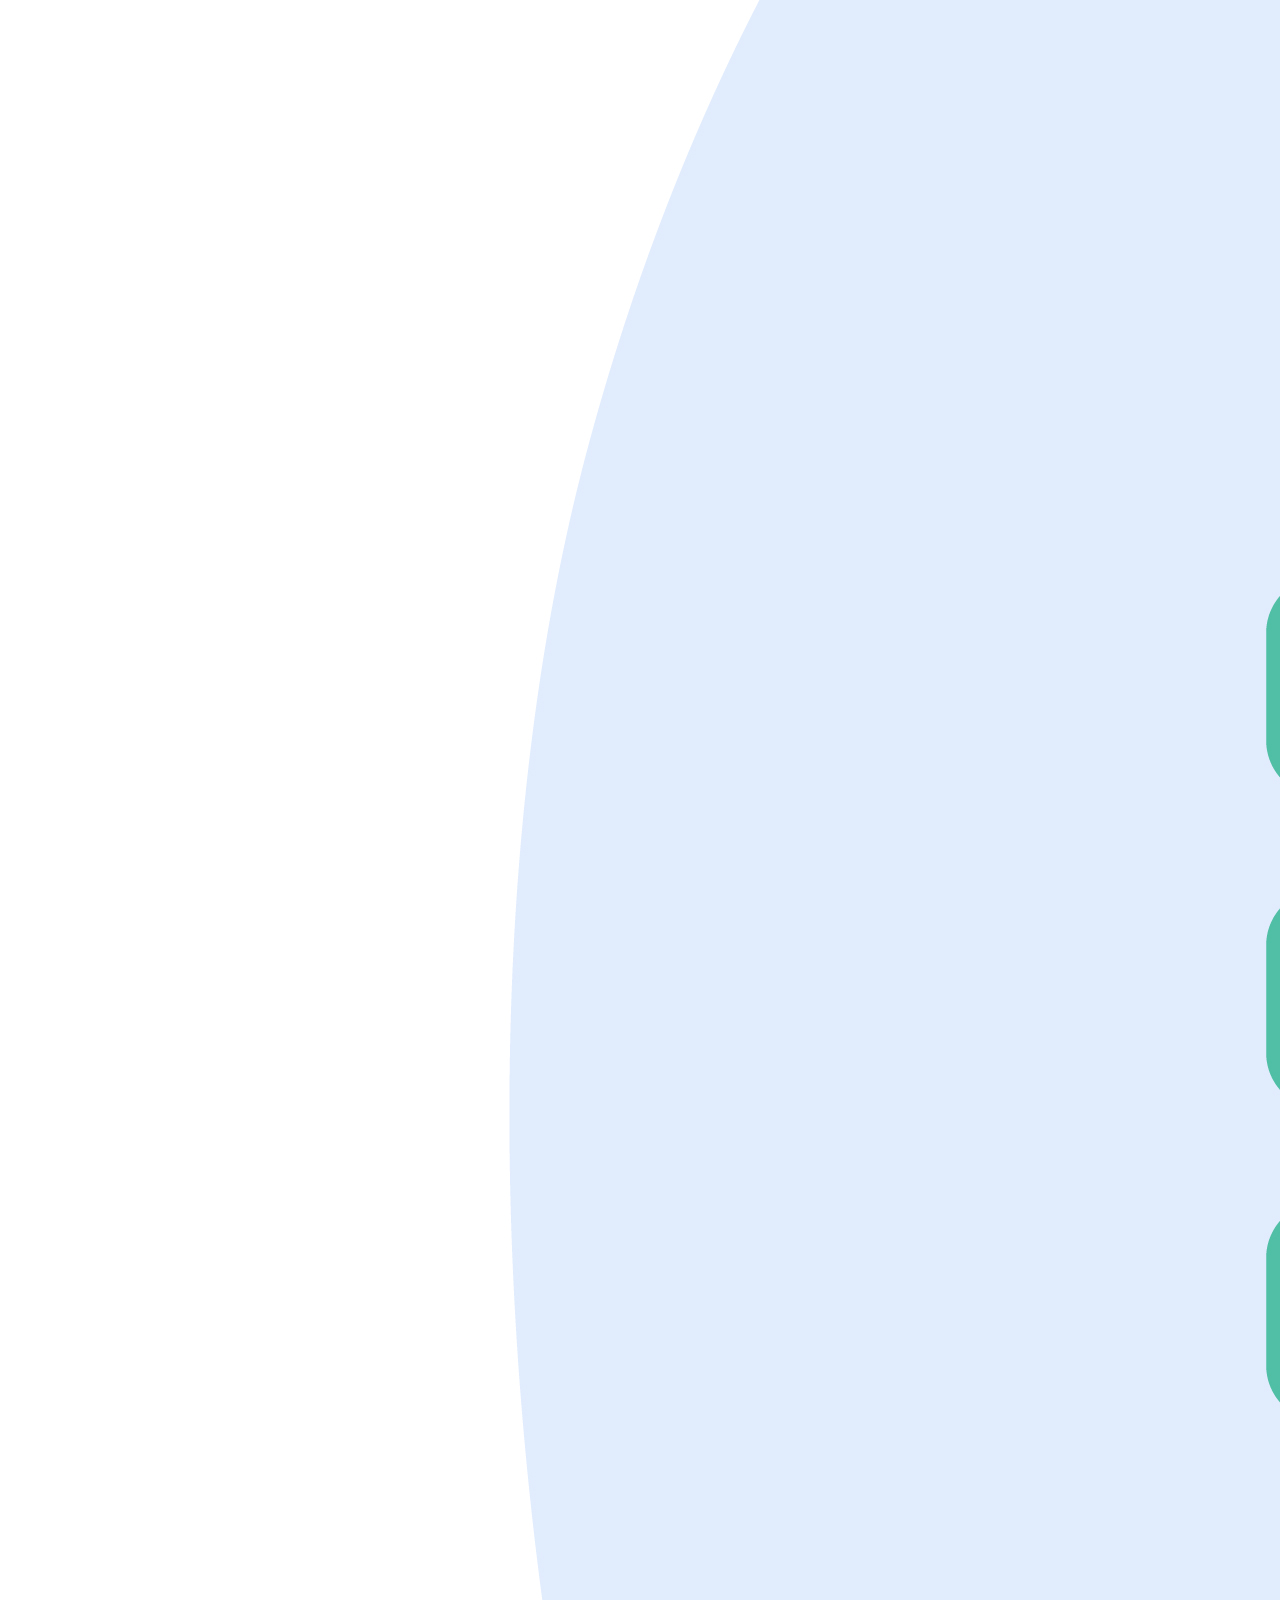
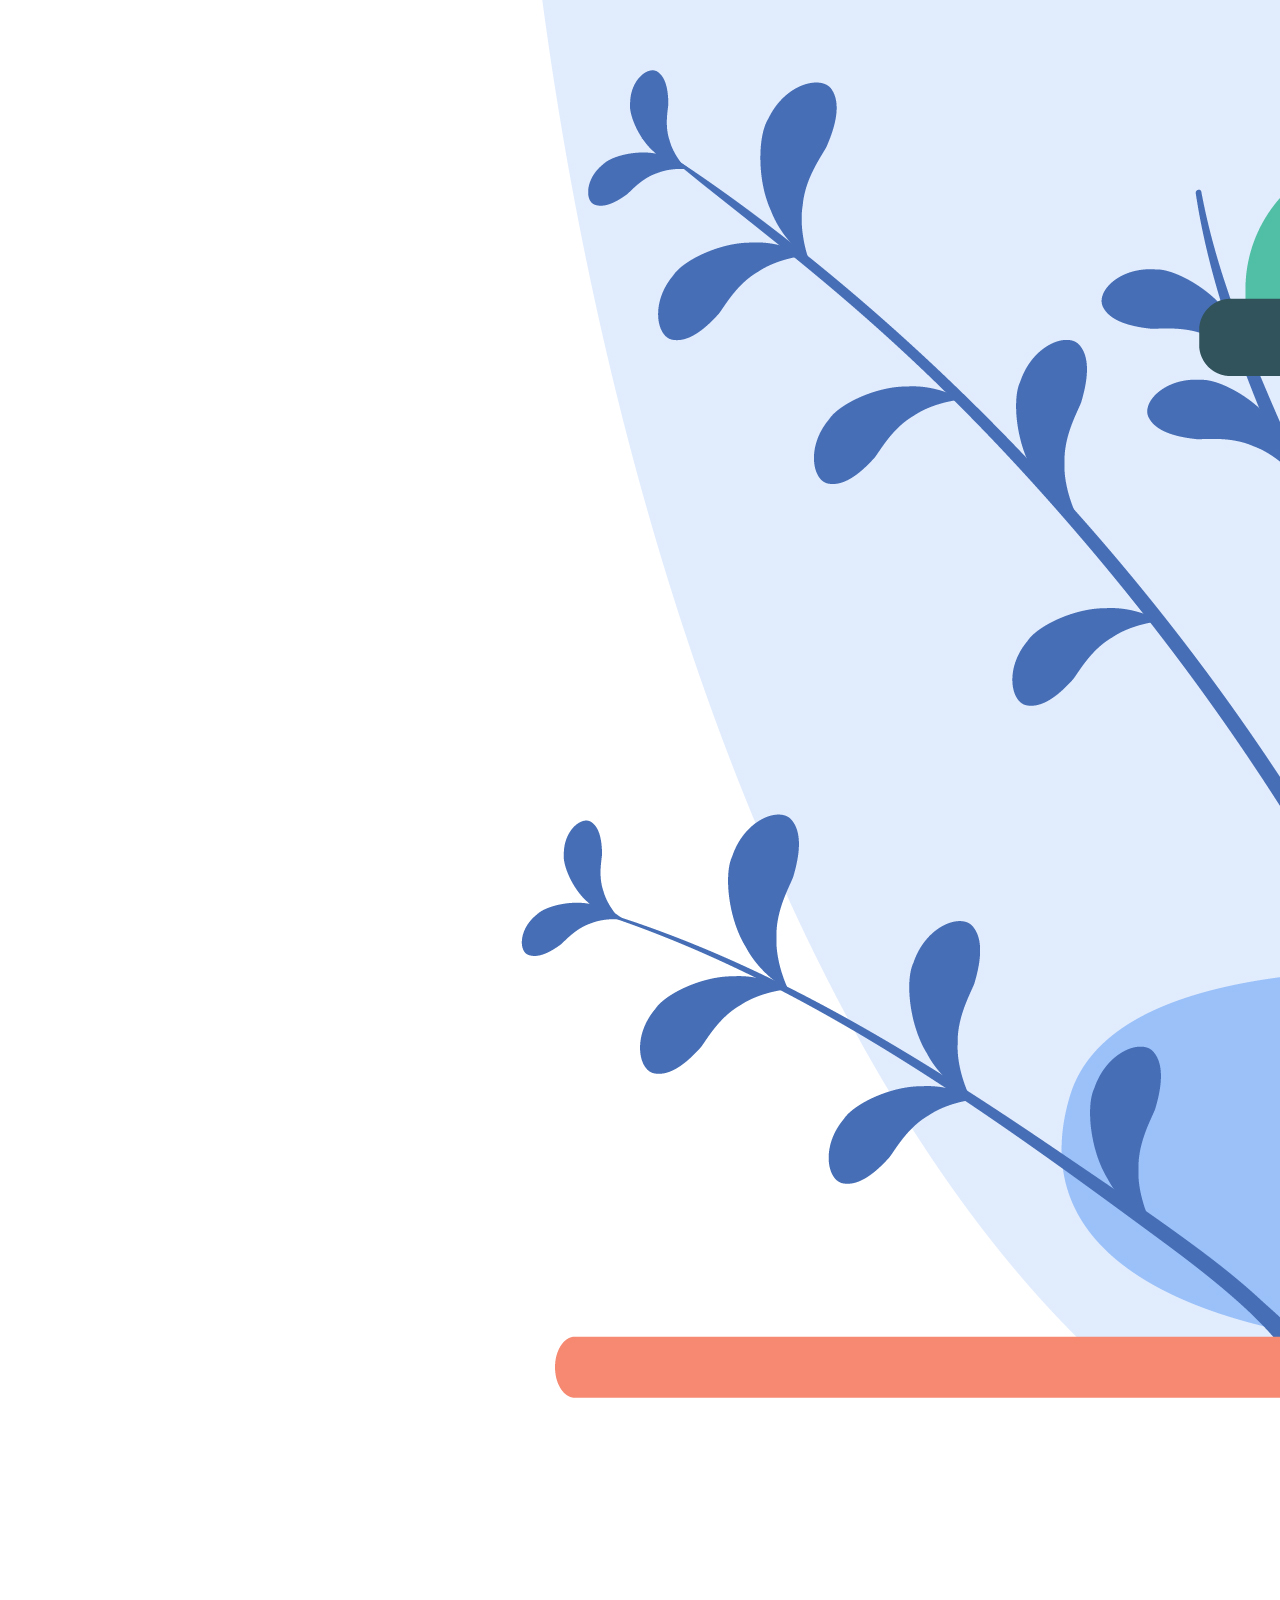
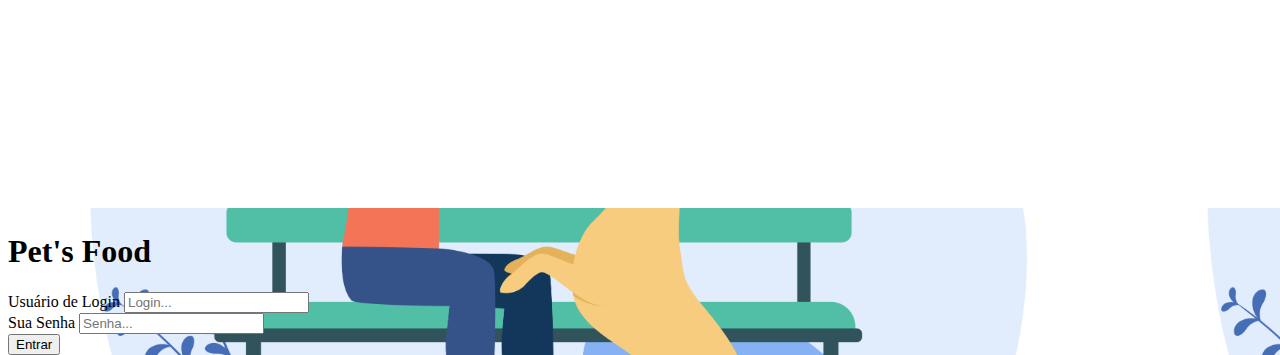
<file: pets-food/screens/login/login.html>
<!DOCTYPE html>
<html lang="pt-BR">
<head>
    <meta charset="UTF-8">
    <meta http-equiv="X-UA-Compatible" content="IE=edge">
    <meta name="viewport" content="width=device-width, initial-scale=1.0">
    <link rel="stylesheet" href="styles/style.css">
    <link rel="stylesheet" href="https://fonts.googleapis.com/css2?family=Material+Symbols+Outlined:opsz,wght,FILL,GRAD@20..48,100..700,0..1,-50..200" />
    <title>Logue Aqui</title>
</head>
<body>

    <section id="box">

        <div class="photo"> <img src="../../imgs/dog cartoon.jpg" alt="dogin"></div>

        <h1>Pet's Food</h1>

        <form action="" method="post" id="form">

            <div class="box-input">
                <label for="username">Usuário de Login</label>
                <input type="text" class="entry username" id="username"  placeholder="Login...">
            </div>

            <div class="box-input">
                <label for="password">Sua Senha</label>
                <input class="entry password" id="password" placeholder="Senha..." minlength="6" maxlength="20"></input>
            </div>

            <input type="submit" id="enviar" value="Entrar">
        </form>

    </section>
    
</body>
</html>
</file>
<file: Android/style.css>
@import url('https://fonts.googleapis.com/css2?family=Bebas+Neue&display=swap');

@font-face {
    font-family: Droid;
    src: url(fonts/idroid.otf);
}

:root{
    --verde_m :#3cdc84;
    --verde_Claro :#94ebbb;
    --verder_escurao:#14703d;
    --verde_escurin:#178147;
    --verde_escuro:#178147;
    --font_bebas: 'Bebas Neue', cursive;
}

*{
    padding: 0px;
    margin: 0px;
}

.space{
    padding-left: 30px;
}

body{
    background-color: #EBE5C5 ;
}


main{
    min-width: 340px;
    max-width: 1000px;
    margin: auto;
    background-color: white;
    box-shadow: 3px 2px 4px rgba(0, 0, 0, 0.39);
}

header{
    background-image: linear-gradient(to bottom, var(--verde_m), var(--verde_escurin), var(--verde_escuro) );
    padding: 35px;
    text-align: center;
}

header > .titulo_princ{
    font: bolder 3em var(--font_bebas);
    color: white;
    text-shadow: 3px 2px 2px #000000b0;
}
header > p{
    color: white;
    font: normal 1.2em arial, sans;
    width: 35%;
    margin: auto;
    padding-top: 25px;
    text-shadow: 3px 2px 2px #000000b0;
}

nav{
    background-color: var(--verde_escuro);
    display: flex;
    padding: 15px;
}
nav > a{
    text-decoration: none;
    color: #afe4c0;
    padding-left: 25px;
    font:bold 1.35em var(--font_bebas);
    text-shadow: 3px 2px 2px #000000b0;
}

nav> a:hover{
    text-decoration: overline;
    color: #a8eb94;
}

#titulo_destaque{
    font: bolder 2.5em Droid;
    padding-left: 30px;
    padding-top: 17px;
    color: #0a9146bb;
    text-shadow: 1px 1px 2px #000000b0;
}

.sub-destaque{
    font-family: Droid;
    color: #0e6334;
    margin-left: 20px;
    padding: 5px;
    background-image: linear-gradient(to right, var(--verde_m), var(--verde_Claro), #c7e9d6, #ffffff );
    width:65%;
    border-radius: 0px 15px 15px 0px;
    margin-top: 10px;
}

p{
    font: normal 1.24em arial sans;
    padding: 20px;
}

.destaque{
    font-weight: bolder;
    color: #0e6334;
}

.link{
    text-decoration: none;
    color:#0f6603;
    font-weight: bold;
    background-color: #a8eb9457;
    padding: 4px;
    border-radius: 6px;
}
.link::after{
    content: "🔗";
}
.link:hover{
    text-decoration: underline;
    font-weight: bolder;
    background-color: #a8eb94;
}

.dan-droid > img{
    width: 100%;
}

.irina-blok > img{
    width: 96%;
    padding-left: 2%;
}

#bugdroid{
    max-width: 350px;
    display:block;
    margin: auto;
}

footer{
    background-color: var(--verder_escurao);
    text-align: center;
    margin-top: 30px;
}

footer > p{
    padding: 0%;
    color: white;
    font-size: 1.2em;
    text-shadow: 2px 1px 3px black;
}

.video{
    width: 100%;
    height: max-content;
    background-color: var(--verder_escurao);
}

.video > iframe{
    width: 96%;
    padding: 2% 2%
}    

.aprender{
    background-color: #61f5a446;
    width: 90%;
    box-shadow: 2px 2px 3px black;
    margin: auto;
    margin-top: 30px;
    border-radius: 20px;
}

.aprender > h1{
    font-size: 35px;
    padding-left: 10px;
    font-family: Droid;
    text-shadow: 1px 2px 3px lightgreen;
}

.aprender > ul{
    list-style: square inside;
    padding: 20px;
    columns: 2;
}
.aprender > ul > li{
    font: normal  18px arial;
    text-shadow: 1px 1px 1px rgba(0, 0, 0, 0.356);
}

#last_text{
    font-size: 16.7px;
}
</file>
<file: Cordel/style.css>
@font-face {
    font-family: passion;
    src: url(fonts/PassionOne-Bold.ttf);
}

@font-face {
    font-family: sriracha;
    src: url(fonts/Sriracha-Regular.ttf);
}

*{
    margin: 0px;
    padding: 0px;
}

html{
    font-size: 10px;
}

header{
background-color: black;
color: white;
text-align: center;
padding: 45px;
}

header > h1{
font-variant: small-caps;
font-family: passion, cursive;
font-size: 18rem;
}

header > p{
font-size: 1.9rem;
font-family: Verdana, Geneva, Tahoma, sans-serif;
}

header > p > a{
text-decoration: none;
color: white;
font-weight: bolder;
}

header > p > a:hover{
color: wheat;
}

section.sem-fundo{
font-size: 6rem;
line-height: 2.5em;
font-family: sriracha;
background-color: #e4e4e4;
text-shadow: 2px 1px rgba(0, 0, 0, 0.342);
}

section.sem-fundo > p{
width: 40%;
padding: 35px;
}

section.paralax{
box-shadow: inset 9px 15px 15px #00000083;
height: 100vh;
padding-top: 11vh;
padding-bottom: 11vh;
line-height: 2em;
font-size: 6rem;
font-family: sriracha;
text-shadow: 2px 1px #ffffff7a;
}

section.paralax > p{
transform: translate(5%, 1.5%);
color: white;
width: 45%;
padding: 20px;
background-color: #0000005d;
}

section.paralax#paralax-flor{
background-image: url(img/fundo1.jpg);
background-position: center center;
background-size: cover;
background-attachment: fixed;
}

section.paralax#paralax-papel{
background-image: url(img/fundo2.jpg);
background-position: center center;
background-size: cover;
background-attachment: fixed;
}

footer{
background-color: black;
text-align: center;
color: white;
font-size: 2.3rem;
padding: 12px;

}

footer > p > a{
color: white;
text-decoration: none;
font-weight: bolder;
}

footer > p > a:hover{
color:wheat;
}

@media (max-width:1850px) {

    html{
        font-size: 7.6px;
    }

    section.sem-fundo > p , section.paralax > p {
        width: 45%;
    }   
}

@media (max-width:1025px) {

    html{
        font-size: 6px;
    }

    section.sem-fundo > p , section.paralax > p {
        width: 45%;
    }   
}

@media (max-width:1025px) {

    html{
        font-size: 6px;
    }

    section.sem-fundo > p , section.paralax > p {
        width: 45%;
    }   
}

@media (max-width:660px) {

    html{
        font-size: 4.3px;
    }

    section.sem-fundo > p , section.paralax > p {
        width: 45%;
    }   
}


@media (max-width:425px) {

    html{
        font-size: 4.2px;
    }

    section.sem-fundo > p , section.paralax > p {
        line-height: 1.8em;
        width: 50%;
    }   

    footer{
        font-size: 3rem;
    }
}

@media (max-width:310px) {

    html{
        font-size: 3.4px;
    }

    header p {
        font-size: 3rem;
    }

    section.sem-fundo > p , section.paralax > p {
        line-height: 2.5em;
        width: 65%;
        text-shadow: 1px 1px rgba(0, 0, 0, 0.322);
    }   

    footer{
        font-size: 2.5rem;
        text-shadow: 1px 1px rgba(255, 255, 255, 0.096);
    }
}
</file>
<file: login-screen/styles/style.css>
@font-face {
    font-family: sono;
    src: url(../fonts/Sono-VariableFont_MONO\,wght.ttf);
}

@font-face {
    font-family: cake;
    src: url(../fonts/Cream\ Cake.otf);
}

:root{
    --lilas: "#8c66f1";
    --roxo: "#6455c2";
    --azul-claro: "#7397f9";
    --laranja: "#fba101";
    --fonte-pad: "sono";
    --font-titulo: "cake";
}


*{
    margin: 0px;
    padding: 0px;
    font-family: var(--fonte-pad);
    box-sizing: border-box;
}


html{
    width: 100vw;
    height: 100vh;
    background-image: linear-gradient(to bottom, #6455c2, #8c6671);
}

main{
    position: absolute;
    top: 50%;
    left: 50%;
    width: 310px;
    height: 700px;
    background-color: white;
    border-radius: 25px;
    display: flex;
    flex-direction: column;

    transform: translate(-50%, -50%);
    transition: width .4s, height .4s;
    transition-timing-function: ease;
}

main div.img{
    background: #4d3eb1 url(../imgs/flores.jpg) no-repeat;
    background-size: cover;
    background-position: right center;
    height: 40%;
    border-radius: 25px 25px 0px 0px;
    box-shadow: 0px 3px 3px #000000a8;   
}


section.formulario{
    width: 95%;
    height: 51%;
    margin: 2% auto;

}

section.formulario h1{
    font-size: 4em;
    font-family:var(--font-titulo);
    text-align: center;
    margin-bottom: 8px;
}

hr{display: none;}

section.formulario p{
    color: #840bca;
    font-size: .9em;
    text-indent: 30px;
}


form{
    margin-top: 20px;
    width: 100%;
}

div.entrada{
    background-color: #4d3eb1;
    width: 90%;
    margin: 10px auto;
    border-radius: 20px;
    align-items: center;
    box-shadow: 1px 2px 3px #0000008f;
}

div.entrada span{
    color: white;
    font-size: 2em;
    background-color: #6455c2;
    padding: 10px;
    border-radius: 20px 0px 0px 20px;
}

div.entrada input{
    background-color: #82cfaf;
    width: 70%;
    border: none;
    text-align: left;
    font-size: 1.1em;
    padding: 15px 9px 2px 0px;
    border-radius: 6px;
    line-height: 1.3em;
}

div.entrada input:focus-within{
    background-color: white;
}

input.comandos{
    margin: auto;
    display: block;
    background-color: #88a7ff;
    width: 80%;
    padding: 10px;
    margin-top: 15px;
    font-size: 1.2em;
    color: white;
    font-weight: bolder;
    border-radius: 15px;
    border-color: #3759b8;
}

input#enviar:hover{
    background-color: #5175d8;
}

input#esqueci{
    background-color: #cee5e9;
    border-color: #498684;
    color: black;
}

input#esqueci:hover{
    background-color: #61aca9;
}
</file>
<file: login-screen/styles/tablet.css>
html{
    background-image: linear-gradient(to right,#332494, #8c6689 ,#4e71d1);
}

main{
    display: flex;
    flex-direction: row;
    width: 95vw;
    height: 315px;
}

main div.img {
    height: 100%;
    width: 40%;
    border-radius: 25px 0px 0px 25px;
    box-shadow: 2px 0px 4px rgb(0, 0, 0);
}

section.formulario{
    height: 100%;
    margin-top: 0%;
    margin-left: 1px;
}

section.formulario h1{
    font-size: 2.6em;
    margin-bottom: 5px;
}

hr{display: block;}

section.formulario p {
    
    text-indent: 0px;
    width: 96%;
    margin: auto;
    font-size: .9em;
}

div.entrada{
    height: 40px;
}

div.entrada span{
    font-size: 40px;
    width: 15%;
    padding: 0%;
    text-align: center;
    
}

div.entrada > input{
    padding: 0px;
    line-height: 2.1em;
    width: 80%;
    text-align: center;
    transform: translate(0px, -15px);
}

input.comandos{
    padding: 7px;
    margin: 0px auto 5px auto;
}
</file>
<file: login-screen/styles/computadores.css>
html{
    background-image: linear-gradient(to right,#332494, #8c6689 ,#4e71d1);
}

main{
    display: flex;
    flex-direction: row-reverse;
    width: 1020px;
    height: 425px;
}

main div.img{
    height: 100%;
    width: 40%;
    border-radius: 0px 25px 25px 0px;
    box-shadow: none;
}

section.formulario{
    margin: 0px;
    width: 60%;
}

section.formulario h1{
    font-family: 4.4em;
}

section.formulario p{
    margin-top: 15px;
    font-size: 1em;
}

hr{display: block;}

div.entrada{
    width: 80%;
    height: 60px;
}

div.entrada span{
    font-size: 2.5em;
    height: 100%;
}

div.entrada input{
    font-size: 2em;
    padding: 4px;
    width: 80%;
    transform: translate(0px, -10px);
}
</file>
<file: redes-sociais/estilos/style.css>
*{
    margin: 0%;
    padding: 0%;
}

::-webkit-scrollbar{
    width: 0px;
    height: 0px;
}


body, main{
    width: 100vw;
    height: 98vh;
    background: lightgray url("../imagens/fundo-madeira.jpg") center center no-repeat fixed;
    background-size: cover;
}

section#telefone, section iframe{
    position: absolute;
    top: 50%;
    left: 50%;
    transform: translate(-50%, -50%);
}

section iframe{
    height: 470px;
    width: 267px;
}

nav a{
    display: flex;
    margin: 15px 20px;
    border-radius: 50%;
    height: 50px;
    width: 50px;
    text-decoration: none;
    box-shadow: 3px 4px 3px rgba(0, 0, 0, 0.603);
}

nav > a > img{
    border-radius: 50%;
}

nav > a > h1{
    display: none;
    color: white;
    font-size: 30px;
    margin-top: 8px;
    margin-left: 25px;
    text-shadow: 3px 4px 3px #00000085;
}

nav a:hover{
    box-sizing: border-box;
    border: 2px dashed white;
    transform: translate(20px, 0px);
    transition:transform .4s;

}

nav > a:hover > h1{
    display: flex;
}

@media (max-width: 800px) {

    nav a:hover > h1{
        display: none;
    } 
    
}

@media (max-width:470px) {
    nav{
        margin-top: 5px;
        display: flex;
    }

    nav a{
        margin: 10px 10px;
    }

    nav a:hover{
        transform: translate(0px, 20px);
        transition:transform .4s;
    }

    section#telefone{
        position: absolute;
        top: 57%;
        left: 50%;
        transform: translate(-57%,-50);
    }
    
}

@media (max-width:380px) {
    nav{
        margin-top: 4px;
    }
    
    nav a{
        height: 40px;
        width: 40px;
    }

    nav a:hover{
        transform: translate(0px, 10px);
        transition:transform .4s;
    }

    section#telefone img{
        height: 550px;
        width: 300px;
    }

    section iframe{
        height: 410px;
        width: 255px;
    }
}

@media (max-width:350px) {

    nav{
        margin-top: 3px;
    }

    nav a{
        height: 37px;
        width: 37px;
    }

    nav a:hover{
        transform: translate(0px, 15px);
        transition:transform .4s;
    }

    section#telefone img{
        height: 485px;
        width: 277px;
    }

    section iframe{
        height: 365px;
        width: 235px;
    }

    section#telefone{
        position: absolute;
        top: 55%;
        left: 50%;
        transform: translate(-55%,-50);
    }
}
</file>
<file: Tabelas/style.css>
*{
    margin: 0px;
    padding: 0px;
}

@font-face {
    font-family: fire;
    src: url(fonts/Blazed.ttf);
}

div.foto{
    height: 100vh;
    background-color: lightgrey;
    box-shadow: inset 10px 12px 3px rgba(0, 0, 0, 0.603) ;
}

div#pedra{
    background-image: url(img/Fundo-Pedra.jpg);
    background-size: cover;
    background-attachment: fixed;
    background-position: center center;
}

div#angulos{
    background-image: url(img/Fundo-Colorido.jpg);
    background-size: cover;
    background-attachment: fixed;
    background-position: center center;
}

div#som{
    background-image: url(img/Sonoro.jpg);
    background-size: cover;
    background-attachment: fixed;
    background-position: center center;
}

h1.title{
    text-align: center;
    font-size: 5em;
    font-family: fire;
    letter-spacing: 5px;
    color: #d41515;
    text-shadow: 3px 2px 3px rgba(255, 255, 255, 0.568);
    padding-top: 15px;
}

span.number{
    color: #d49715;
}

section.tabelas{
    background-color: #ffffffb7;
    width: 60%;
    height: 75vh;
    margin: auto;
    margin-top: 35px;
    
}

section.tabelas table{
    height: 60vh;
    width: 90%;
    position: relative;
    left: 50%;
    top: 50%;
    transform: translate(-50%, -50%);
    background-color: white;
    font-size: 2.8em;
    text-align: center;
    text-shadow: 3px 2px 2px rgba(0, 0, 0, 0.267);
}

#diferentona thead, tr.media{
    background-color: grey;
    color: white;
}

#diferentona td.valor{
    background-color: lightgrey;
    color: #146600;
}



@media (max-width:1300px) {
    h1.title{
        font-size: 2.8em;
    }

    section.tabelas{
        width: 85%;
    }

    section.tabelas table{
        font-size: 2.5em;
    }
}

@media (max-width:975px) {
    h1.title{
        font-size: 3em;
    }

    section.tabelas{
        width: 85%;
        height: 75vh;
    }

    section.tabelas table{
        font-size: 2em;
    }
}

@media (max-width:815px) {
    h1.title{
        font-size: 2.5em;
    }
}

@media (max-width:695px) {
    h1.title{
        font-size: 2em;
    }

    section.tabelas{
        width: 90%;
    }

    section.tabelas table{
        font-size: 1.8em;
    }
}

@media (max-width:575px) {

    #diferentona{
        font-size: 1.3em;
    }

    
}

@media (max-width:425px) {
    h1.title{
        padding-top: 45px;
        font-size: 3.2em;
    }

    section.tabelas{
        width: 100%;
        height: 50vh;
        background-color: #ffffff34;
    }

    section.tabelas table{
        font-size: 1.3em;
        width: 95%;
        height: 90%;

    }
}

@media (max-width:370px) {
    
    #diferentona{
        font-size: 1em;
    }
}
</file>
<file: TecBlog/style.css>
@import url('https://fonts.googleapis.com/css2?family=Peralta&display=swap');

@import url('https://fonts.googleapis.com/css2?family=Source+Sans+Pro:wght@900&display=swap');

:root{
    --titulo:'Peralta', cursive;
    --sub-titulo:'Source Sans Pro', sans-serif;
    --texto-destaque: #b37d13;
    --fundo: #DFDADE
}

*{
    margin: 0;
    padding: 0;
}

body{
    background-color: #c9c9c9;
}

header{
    width: 100%;
    display: flex;
    flex-direction: column;
    background-color: #f0b000;
    text-align: center;
    box-shadow: 3px 2px 5px #0000005d;
}

header h1{
    padding: 10px;
    font-size: 4em;
    color: whitesmoke;
    font-family: var(--titulo);
    text-shadow: 3px 2px 4px rgba(0, 0, 0, 0.438);
}

header h1 span {
    color: rgb(9, 9, 190);
}

header nav{
    padding: 25px;
}

header nav a{
    text-decoration: none;
    color: whitesmoke;
    text-shadow: 3px 2px 4px #0000002f;
    font-size: 1.5em;
    padding: 15px;
    margin: 2px;
}

header nav a:hover{
    background-color: whitesmoke;
    box-shadow: 3px 2px 4px #0000002f;
    border-radius: 15px;
    color: #f0b000 ;
}

main{
    display: flex;
    margin-left: 12.5%;
}

main section.principal{ 
    width:50%;}

main section.principal article{
    background-color: #ffffff6e;
    width: 100%;
    margin: 25px;
    height: 76vh;
}

main section.principal article h2{
    color: var(--texto-destaque);
    padding:25px 0px 0px 20px;
    font-size: 2em;
    font-family: var(--sub-titulo);
    text-shadow: 3px 2px 4px #00000021;
}
#data{
    font-size: 13px;
    padding: 2px 0px 20px 25px;
}

main section.principal article img{
    width: 90%;
    margin: 7px 5%;
    border: 0.5px solid black;
    box-shadow: 3px 2px 4px #0000002f;
}

main section.principal  article p.legenda{
    font-size: 1.2em;
    width: 90%;
    text-align: center;
    margin-left: 5%;
    text-shadow: 1px 1px 2px #00000036;
}

main section.secundaria{
    width: 25%;
    margin: 25px;
}

main section.secundaria > section{
    margin: 30px;
    background-color: #ffffff6e;
    border-radius: 0px 15px 15px 0px;
}

main section.secundaria > section > h3{
    width: 85%;
    border-radius: 0px 15px 15px 0px;
    padding: 10px;
    background-color: grey;
    font-size: 1.4em;
}

main section.secundaria section.recentes article{
    padding: 10px;
    line-height: 1.5em;

}

main section.secundaria section.recentes article p{
    font-family: 'Gill Sans', 'Gill Sans MT', Calibri, 'Trebuchet MS', sans-serif;
}

main section.secundaria section.recentes article a{
    text-decoration: underline;
    color: var(--texto-destaque);
    font-family: var(--sub-titulo);
    margin-left: 70%;
}

main section.secundaria section.recentes article a:hover{
    color: #f0b000;
    text-shadow: 2px 1px 3px #0000009c;
    
}

main section.secundaria section.categorias nav{
    display: flex;
    flex-direction: column;
    padding: 10px;
    font-size: 1.2em;
    font-family: var(--sub-titulo);
}

main section.secundaria section.categorias nav a{
    text-decoration: none;
    color: var(--texto-destaque);
    padding: 4px;
    margin: 3px 0px;
}

main section.secundaria section.categorias nav a:hover{
    text-decoration: underline;
    color: #bb8a03;
    padding: 4px;
    margin: 3px 0px;
}
</file>
<file: pet shop/style/estilo.css>
@font-face {
    font-family: retro;
    src: url(../font/Magic\ Retro.ttf);
}

*{
    padding: 0;
    margin: 0;
    font-family: Georgia, 'Times New Roman', Times, serif;
}

div#card{
    background-image: url(../imgs/phone-fundo.jpg);
    background-repeat: no-repeat;
    background-size: cover;
    
    margin: auto;
    width: 100%;
    max-width: 600px;
    height: 100%;
    overflow: hidden;
}

div#white{
    background-color: rgba(255, 255, 255, 0.37);
    display: flex;
    flex-direction: column;
    align-items: center;
    height: 100vh;
}

#perfil{
    margin-top: 15px;
    border: 1px solid brown;
    box-shadow: 2px 3px 4px rgba(0, 0, 0, 0.26);
}

#bio{
    margin-top: 25px;
    font-size: 1.4em;
    font-family: retro;
}

a{
    margin-top: 35px;
    display: flex;
    align-items: center;
    text-decoration: none;
    justify-content: space-between;
    padding: 3px 15px;
    border-radius: 25px;
}

a:hover{
    background-color: rgba(231, 209, 7, 0.322);
}

a:active{background-color: rgba(172, 255, 47, 0.342);}

a > img{width: 60px;}

a > p{
    font-family: Arial, Helvetica, sans-serif;
    text-decoration: none;
    font-size: 18px;
    color: black;
}

img{
    width: 50%;
    border-radius: 50%;
}

img.reviews{
    margin-top: 25px;
    border-radius: 0;
}

@media (min-width: 601px) {
    body{
        background-image: url(../imgs/fundo-pc.jpg) ;
    }

    div#card{
        background-image: none;
    }

    div#white{
        background-color: rgba(255, 255, 255, 0.788);
        height: 80%;
        margin-top: 20%;
        border-radius: 60px;
        padding: 30px 0px;
        box-shadow: 5px 6px 6px rgba(0, 0, 0, 0.342);
    }
}
</file>
<file: redes-sociais/estilos/style-telas.css>
*{
    margin: 0;
    padding: 0;
}

::-webkit-scrollbar{
    width: 0px;
    height: 0px;
}

body{
    display: flex;
    flex-direction: column;
}

img{
    width: 100vw;

}

a{
    padding: 15px;
    background-color: darkred;
    color: white;
    text-decoration: none;
    font-size: 30px;
    text-align: center;
}
</file>
<file: pets-food/screens/login/styles/style.css>
html{
    width: 100vw;
    height: 100vh;
    background-image: url(../../../imgs/dog\ cartoon.jpg);
    background-size: contain;
}
</file>
